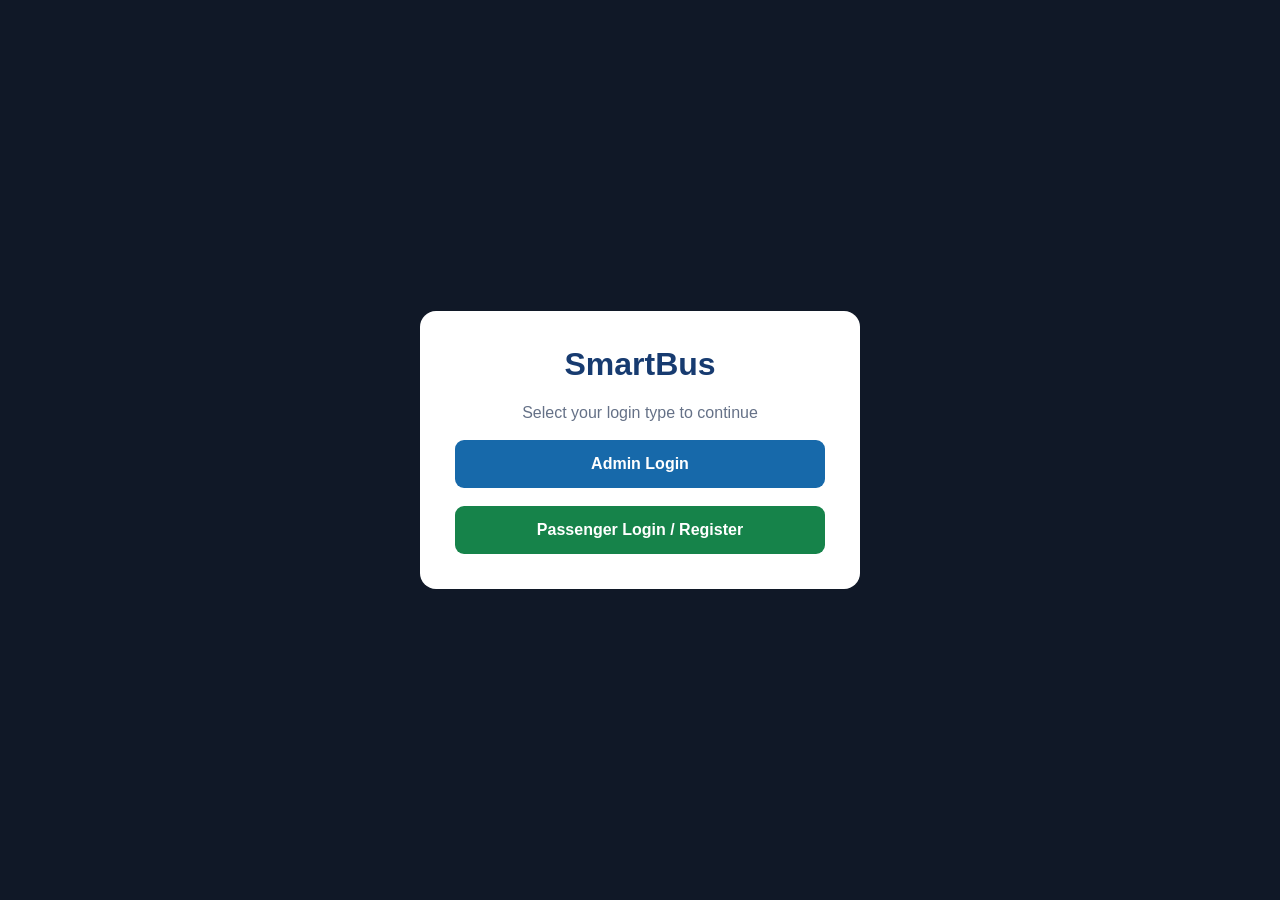
<file: CGL_OpenGL/WebApp/index.html>
﻿<!DOCTYPE html>
<html lang="en">

<head>
    <meta charset="UTF-8">
    <meta name="viewport" content="width=device-width, initial-scale=1.0">
    <title>TripX | Bus Travel</title>

    <link rel="stylesheet" href="style.css">

    <style>
        /* History page */
        #historySection {
            display: none;
            margin-top: 25px;
        }

        #historySection.visible {
            display: block;
        }

        #dashboardContent.hidden {
            display: none;
        }

        .history-form {
            display: grid;
            grid-template-columns: repeat(2, minmax(0, 1fr));
            gap: 15px;
            margin: 20px 0;
            padding: 20px;
            background: #f8fafc;
            border-radius: 12px;
        }

        .history-form label {
            display: flex;
            flex-direction: column;
            gap: 7px;
            font-size: 14px;
            font-weight: 600;
        }

        .history-form input {
            width: 100%;
            box-sizing: border-box;
            padding: 11px;
            border: 1px solid #cbd5e1;
            border-radius: 7px;
            font: inherit;
            background: white;
        }

        .history-btn {
            padding: 11px 16px;
            background: #2563eb;
            color: white;
            border: none;
            border-radius: 7px;
            cursor: pointer;
            font-weight: 600;
        }

        .history-btn:hover {
            background: #1d4ed8;
        }

        .history-table-wrapper {
            overflow-x: auto;
            margin-top: 20px;
        }

        .history-table {
            width: 100%;
            border-collapse: collapse;
            text-align: left;
        }

        .history-table th,
        .history-table td {
            padding: 13px 10px;
            border-bottom: 1px solid #e2e8f0;
            white-space: nowrap;
        }

        .history-table th {
            background: #f1f5f9;
        }

        .history-message {
            margin: 12px 0;
            color: #15803d;
        }

        .empty-history {
            padding: 25px 10px;
            text-align: center;
            color: #64748b;
        }

        .delete-btn {
            padding: 7px 10px;
            background: #fee2e2;
            color: #b91c1c;
            border: none;
            border-radius: 5px;
            cursor: pointer;
        }

        .clear-btn {
            margin-top: 20px;
            padding: 10px 14px;
            background: #dc2626;
            color: white;
            border: none;
            border-radius: 7px;
            cursor: pointer;
        }

        @media (max-width: 600px) {
            .history-form {
                grid-template-columns: 1fr;
            }
        }
    </style>
</head>

<body>

    <!-- SIDEBAR -->
    <aside class="sidebar">

        <div class="brand">
            <div class="brand-icon">SB</div>
            <div>
                <h2>TripX</h2>
                <span>Management System</span>
            </div>
        </div>

        <nav class="navigation">

            <a href="#dashboard" id="dashboardLink" class="nav-item active">
                <span class="nav-icon">&#8962;</span>
                <span>Dashboard</span>
            </a>

            <a href="buses.html" class="nav-item">
                <span class="nav-icon">&#128652;</span>
                <span>Bus Management</span>
            </a>

            <a href="passengers.html" class="nav-item">
                <span class="nav-icon">&#128101;</span>
                <span>Passengers</span>
            </a>

            <a href="booking.html" class="nav-item">
                <span class="nav-icon">&#127915;</span>
                <span>Seat Booking</span>
            </a>

            <a href="fare.html" class="nav-item">
                <span class="nav-icon">&#8377;</span>
                <span>Fare Calculator</span>
            </a>

            <a href="#history" id="historyLink" class="nav-item">
                <span class="nav-icon">&#8635;</span>
                <span>Travel History</span>
            </a>
            <a href="#coa4" id="coa4Link" class="nav-item"><span class="nav-icon">CPU</span><span>COA</span></a>
        </nav>

        <div class="sidebar-footer">
            <div class="system-status">
                <span class="status-dot"></span>
                <div>
                    <strong>System Online</strong>
                    <small>All modules ready</small>
                </div>
            </div>
            <p>Semester 3 Integrated Project</p>
        </div>

    </aside>

    <!-- MAIN CONTENT -->
    <main class="main-content">

        <header class="topbar">
            <div class="tripx-main-brand">
                <h1 class="tripx-main-logo">TripX</h1>
                <p class="tripx-dashboard-label" id="pageTitle">Dashboard</p>
            </div>

            <div class="tripx-partner">
                <span class="tripx-partner-label">TRAVEL PARTNER</span>
                <strong>Khandesh Express</strong>
                <small>Powered by TripX</small>
            </div>
        </header>

        <!-- ORIGINAL DASHBOARD -->
        <div id="dashboardContent">

            <section class="welcome-banner">
                <div class="welcome-content">
                    <span class="welcome-tag">
                        SEMESTER 3 INTEGRATED PROJECT
                    </span>

                    <h2>Your Journey, Your Way</h2>

                    <p>
                        Manage buses, passengers, bookings and
                        destination fares through one centralized system.
                    </p>

                    <div class="module-tags">
                        <span>C++</span>
                        <span>Java</span>
                        <span>Assembly</span>
                        <span>OpenGL</span>
                    </div>
                </div>

                <div class="bus-illustration">
                    <div class="bus-top">
                        <div class="bus-window"></div>
                        <div class="bus-window"></div>
                        <div class="bus-window"></div>
                    </div>
                    <div class="bus-body">
                        <div class="bus-front"></div>
                        <div class="bus-light left-light"></div>
                        <div class="bus-light right-light"></div>
                    </div>
                    <div class="bus-wheel wheel-left"></div>
                    <div class="bus-wheel wheel-right"></div>
                </div>
            </section>

            <section class="tripx-search-panel">
                <div class="tripx-search-heading">
                    <div>
                        <span class="tripx-eyebrow">TRAVEL MADE SIMPLE</span>
                        <h2>Where would you like to go?</h2>
                        <p>Explore routes, compare bus types and plan your next journey.</p>
                    </div>
                    <div class="tripx-rating-summary">
                        <strong>4.5 <span>★</span></strong>
                        <small>Sample passenger rating</small>
                    </div>
                </div>

                <div class="tripx-search-fields">
                    <label>
                        <span>FROM</span>
                        <select id="tripxFrom">
                            <option value="Wai">Wai</option>
                            <option value="Mahabaleshwar">Mahabaleshwar</option>
                            <option value="Satara">Satara</option>
                            <option value="Karad">Karad</option>
                            <option value="Kolhapur">Kolhapur</option>
                            <option value="Sangli">Sangli</option>
                            <option value="Lonavala">Lonavala</option>
                            <option value="Thane">Thane</option>
                            <option value="Navi Mumbai">Navi Mumbai</option>
                            <option value="Pune">Pune</option>
                            <option value="Bhusawal">Bhusawal</option>
                            <option value="Jalgaon">Jalgaon</option>
                            <option value="Dhule">Dhule</option>
                            <option value="Mumbai">Mumbai</option>
                            <option value="Chhatrapati Sambhajinagar">Chhatrapati Sambhajinagar</option>
                            <option value="Solapur">Solapur</option>
                            <option value="Nashik">Nashik</option>
                        </select>
                    </label>

                    <div class="tripx-route-arrow">→</div>

                    <label>
                        <span>TO</span>
                        <select id="tripxTo">
                            <option value="Wai">Wai</option>
                            <option value="Mahabaleshwar">Mahabaleshwar</option>
                            <option value="Satara">Satara</option>
                            <option value="Karad">Karad</option>
                            <option value="Kolhapur">Kolhapur</option>
                            <option value="Sangli">Sangli</option>
                            <option value="Lonavala">Lonavala</option>
                            <option value="Thane">Thane</option>
                            <option value="Navi Mumbai">Navi Mumbai</option>
                            <option value="Jalgaon">Jalgaon</option>
                            <option value="Bhusawal">Bhusawal</option>
                            <option value="Dhule">Dhule</option>
                            <option value="Mumbai">Mumbai</option>
                            <option value="Chhatrapati Sambhajinagar">Chhatrapati Sambhajinagar</option>
                            <option value="Solapur">Solapur</option>
                            <option value="Nashik">Nashik</option>
                            <option value="Pune">Pune</option>
                        </select>
                    </label>

                    <label>
                        <span>JOURNEY DATE</span>
                        <input id="tripxDate" type="date">
                    </label>

                    <button type="button" id="tripxSearchBtn">Search Buses →</button>
                </div>

                <div class="tripx-type-area">
                    <div class="tripx-type-heading">
                        <div>
                            <span class="tripx-eyebrow">CHOOSE YOUR COMFORT</span>
                            <h3>Bus type &amp; extra charges</h3>
                        </div>
                        <span class="tripx-demo-note">Sample pricing</span>
                    </div>

                    <div class="tripx-type-grid">
                        <button type="button" class="tripx-type-card selected" data-type="nonac-seater">
                            <span class="tripx-type-icon">🚌</span>
                            <strong>Non-AC Seater</strong>
                            <b>+₹0</b>
                            <small>Base fare only</small>
                        </button>
                        <button type="button" class="tripx-type-card" data-type="ac-seater">
                            <span class="tripx-type-icon">❄</span>
                            <strong>AC Seater</strong>
                            <b>+₹150</b>
                            <small>Air-conditioned</small>
                        </button>
                        <button type="button" class="tripx-type-card" data-type="nonac-sleeper">
                            <span class="tripx-type-icon">🛏</span>
                            <strong>Non-AC Sleeper</strong>
                            <b>+₹200</b>
                            <small>Sleeping berth</small>
                        </button>
                        <button type="button" class="tripx-type-card" data-type="ac-sleeper">
                            <span class="tripx-type-icon">🌙</span>
                            <strong>AC Sleeper</strong>
                            <b>+₹300</b>
                            <small>AC sleeping berth</small>
                        </button>
                    </div>

                    <div class="tripx-fare-result">
                        <div>
                            <span>ESTIMATED FARE</span>
                            <strong id="tripxEstimatedFare">₹500</strong>
                            <small id="tripxFareBreakdown">Base fare ₹500 + extra ₹0</small>
                        </div>
                        <div class="tripx-rating">
                            <strong>★ 4.5/5</strong>
                            <small>Illustrative demo rating</small>
                        </div>
                    </div>
                </div>
            </section>

            <div id="tripxSearchResults" class="tripx-search-results" style="display:none;">
                <h3 id="tripxResultsHeading">Available Buses</h3>
                <p id="tripxResultsSummary"></p>
                <div id="tripxResultsList" class="tripx-results-list"></div>
            </div>
            <section class="tripx-route-strip">
                <div>
                    <span class="tripx-eyebrow">EXPLORE TRIPX</span>
                    <h3>Popular Routes</h3>
                </div>
                <div class="tripx-route-chips">
                    <span>Pune – Bhusawal</span>
                    <span>Pune – Jalgaon</span>
                    <span>Pune – Dhule</span>
                    <span>Pune – Mumbai</span>
                    <span>Pune – Chhatrapati Sambhajinagar</span>
                    <span>Pune – Solapur</span>
                    <span>Pune – Nashik</span>
                </div>
                <p class="tripx-demo-note">Routes, fares, ratings and schedules shown here are sample project data.</p>
            </section>
            <section class="stats-grid">

                <div class="stat-card">
                    <div class="stat-icon blue">&#128652;</div>
                    <div>
                        <span>Total Buses</span>
                        <strong>08</strong>
                        <small>Active fleet</small>
                    </div>
                </div>

                <div class="stat-card">
                    <div class="stat-icon green">&#128101;</div>
                    <div>
                        <span>Passengers</span>
                        <strong>126</strong>
                        <small>Registered users</small>
                    </div>
                </div>

                <div class="stat-card">
                    <div class="stat-icon orange">&#127915;</div>
                    <div>
                        <span>Bookings</span>
                        <strong id="bookingCount">94</strong>
                        <small>Today's bookings</small>
                    </div>
                </div>

                <div class="stat-card">
                    <div class="stat-icon purple">&#8377;</div>
                    <div>
                        <span>Available Seats</span>
                        <strong>66</strong>
                        <small>Across all buses</small>
                    </div>
                </div>

            </section>

            <section class="dashboard-grid">

                <div class="panel services-panel">
                    <div class="panel-header">
                        <div>
                            <span class="section-label">TRANSPORT</span>
                            <h3>Today's Bus Services</h3>
                        </div>
                        <a href="buses.html" class="view-link">View all &rarr;</a>
                    </div>

                    <div class="service-list">

                        <div class="service-row">
                            <div class="route-icon">&rarr;</div>
                            <div class="route-details">
                                <strong>Pune <span>&rarr;</span> Nashik</strong>
                                <small>Bus SB-101 &bull; 08:30 AM</small>
                            </div>
                            <span class="service-status available">12 seats</span>
                        </div>

                        <div class="service-row">
                            <div class="route-icon">&rarr;</div>
                            <div class="route-details">
                                <strong>Pune <span>&rarr;</span> Mumbai</strong>
                                <small>Bus SB-102 &bull; 10:00 AM</small>
                            </div>
                            <span class="service-status available">08 seats</span>
                        </div>

                        <div class="service-row">
                            <div class="route-icon">&rarr;</div>
                            <div class="route-details">
                                <strong>Pune <span>&rarr;</span> Satara</strong>
                                <small>Bus SB-103 &bull; 12:30 PM</small>
                            </div>
                            <span class="service-status limited">04 seats</span>
                        </div>

                    </div>
                </div>

                <div class="panel actions-panel">
                    <div class="panel-header">
                        <div>
                            <span class="section-label">SHORTCUTS</span>
                            <h3>Quick Actions</h3>
                        </div>
                    </div>

                    <div class="quick-actions">

                        <a href="passengers.html" class="action-card">
                            <div class="action-icon blue">&#8635;</div>
                            <div>
                                <strong>Add Passenger</strong>
                                <small>Register a passenger</small>
                            </div>
                            <span>&rarr;</span>
                        </a>

                        <a href="booking.html" class="action-card">
                            <div class="action-icon green">&#127915;</div>
                            <div>
                                <strong>Book a Seat</strong>
                                <small>Check seat availability</small>
                            </div>
                            <span>&rarr;</span>
                        </a>

                        <a href="fare.html" class="action-card">
                            <div class="action-icon orange">&#8377;</div>
                            <div>
                                <strong>Calculate Fare</strong>
                                <small>Check destination fare</small>
                            </div>
                            <span>&rarr;</span>
                        </a>

                        <a href="#history" class="action-card" id="quickHistory">
                            <div class="action-icon blue">&#8635;</div>
                            <div>
                                <strong>Travel History</strong>
                                <small>View recorded journeys</small>
                            </div>
                            <span>&rarr;</span>
                        </a>

                    </div>
                </div>

            </section>

            <section class="panel modules-panel">
                <div class="panel-header">
                    <div>
                        <span class="section-label">INTEGRATION</span>
                        <h3>Project Modules</h3>
                    </div>
                    <span class="module-count">4 Subject Modules</span>
                </div>

                <div class="module-grid">

                    <div class="module-card">
                        <div class="module-number">01</div>
                        <div class="module-content">
                            <h4>C++ Data Structures</h4>
                            <p>Passenger waiting list using a singly linked list.</p>
                            <span class="module-badge">PL / CO2</span>
                        </div>
                    </div>

                    <div class="module-card">
                        <div class="module-number">02</div>
                        <div class="module-content">
                            <h4>Java OOP</h4>
                            <p>Bus, passenger and booking management using classes.</p>
                            <span class="module-badge">PSOOP / CO2</span>
                        </div>
                    </div>

                    <div class="module-card">
                        <div class="module-number">03</div>
                        <div class="module-content">
                            <h4>Assembly</h4>
                            <p>Destination-based fare calculation using assembly.</p>
                            <span class="module-badge">COA / CO2</span>
                        </div>
                    </div>

                    <div class="module-card">
                        <div class="module-number">04</div>
                        <div class="module-content">
                            <h4>OpenGL</h4>
                            <p>Graphical bus visualization and transformations.</p>
                            <span class="module-badge">CGL / CO2</span>
                        </div>
                    </div>

                </div>
            </section>

        </div>

        <!-- TRAVEL HISTORY -->
        <section id="historySection" class="panel">

            <div class="panel-header">
                <div>
                    <span class="section-label">TRAVEL RECORDS</span>
                    <h3>Travel History</h3>
                </div>
                <strong id="journeyCount">0 journeys</strong>
            </div>

            <p>
                Record a journey and view its passenger, route,
                travel date, time and fare below.
            </p>

            <form id="historyForm" class="history-form">

                <label>
                    Passenger Name
                    <input id="passenger" type="text" maxlength="80" required>
                </label>

                <label>
                    Bus Number
                    <input id="busNumber" type="text" placeholder="SB-101" maxlength="30" required>
                </label>

                <label>
                    Source
                    <input id="source" type="text" maxlength="80" required>
                </label>

                <label>
                    Destination
                    <input id="destination" type="text" maxlength="80" required>
                </label>

                <label>
                    Fare (&#8377;)
                    <input id="fare" type="number" min="0" step="0.01" required>
                </label>

                <label>
                    Travel Date and Time
                    <input id="travelDateTime" type="datetime-local" required>
                </label>

                <button type="submit" class="history-btn">
                    + Save Journey
                </button>

            </form>

            <p id="historyMessage" class="history-message" role="status" aria-live="polite"></p>

            <div class="history-table-wrapper">
                <table class="history-table">
                    <thead>
                        <tr>
                            <th>Passenger</th>
                            <th>Bus</th>
                            <th>Route</th>
                            <th>Date</th>
                            <th>Time</th>
                            <th>Fare</th>
                            <th>Action</th>
                        </tr>
                    </thead>
                    <tbody id="historyTableBody"></tbody>
                </table>
            </div>

            <p id="emptyHistory" class="empty-history">
                No journeys recorded yet.
            </p>

            <button type="button" id="clearHistory" class="clear-btn">
                Clear All History
            </button>

        </section>

        <!-- DATA STRUCTURES -->
        <section id="dsSection" class="panel" style="display:none;">

            <div class="panel-header">
                <div>
                    <span class="section-label">DS PRACTICALS</span>
                    <h3>Data Structures</h3>
                </div>
            </div>

            <p>Perform Stack, Queue, Hashing and Sorting operations.</p>

            <div class="ds-grid">

                <div class="ds-card">
                    <h3>Stack (LIFO)</h3>
                    <input id="stackValue" type="text" placeholder="Enter value">
                    <div class="ds-buttons">
                        <button onclick="runDS('stack','push')">Push</button>
                        <button onclick="runDS('stack','pop')">Pop</button>
                        <button onclick="runDS('stack','peek')">Peek</button>
                        <button onclick="runDS('stack','display')">Display</button>
                        <button onclick="runDS('stack','reset')">Reset</button>
                    </div>
                    <p id="stackOutput" class="ds-output">Stack is empty.</p>
                </div>

                <div class="ds-card">
                    <h3>Queue (FIFO)</h3>
                    <input id="queueValue" type="text" placeholder="Enter value">
                    <div class="ds-buttons">
                        <button onclick="runDS('queue','enqueue')">Enqueue</button>
                        <button onclick="runDS('queue','dequeue')">Dequeue</button>
                        <button onclick="runDS('queue','peek')">Peek</button>
                        <button onclick="runDS('queue','display')">Display</button>
                        <button onclick="runDS('queue','reset')">Reset</button>
                    </div>
                    <p id="queueOutput" class="ds-output">Queue is empty.</p>
                </div>

                <div class="ds-card">
                    <h3>Hashing (Linear Probing)</h3>
                    <input id="hashValue" type="text" placeholder="Enter value">
                    <div class="ds-buttons">
                        <button onclick="runDS('hash','insert')">Insert</button>
                        <button onclick="runDS('hash','search')">Search</button>
                        <button onclick="runDS('hash','display')">Display</button>
                        <button onclick="runDS('hash','reset')">Reset</button>
                    </div>
                    <p id="hashOutput" class="ds-output">Hash table is empty.</p>
                </div>

                <div class="ds-card">
                    <h3>Sorting Algorithms</h3>
                    <input id="sortValues" type="text" placeholder="Example: 45,12,8,30">
                    <select id="sortAlgorithm">
                        <option value="bubble">Bubble Sort</option>
                        <option value="selection">Selection Sort</option>
                        <option value="insertion">Insertion Sort</option>
                    </select>
                    <div class="ds-buttons">
                        <button onclick="runDS('sort','sort')">Sort</button>
                    </div>
                    <p id="sortOutput" class="ds-output">Enter numbers to sort.</p>
                </div>

            </div>
        </section>

        <style>
            .ds-grid {
                display: grid;
                grid-template-columns: repeat(auto-fit, minmax(250px, 1fr));
                gap: 20px;
                margin-top: 20px;
            }

            .ds-card {
                background: var(--card-bg, #ffffff);
                border: 1px solid #dddddd;
                border-radius: 12px;
                padding: 18px;
            }

            .ds-card input,
            .ds-card select {
                width: 100%;
                padding: 10px;
                margin: 10px 0;
                box-sizing: border-box;
            }

            .ds-buttons {
                display: flex;
                flex-wrap: wrap;
                gap: 8px;
            }

            .ds-buttons button {
                padding: 8px 12px;
                cursor: pointer;
            }

            .ds-output {
                margin-top: 14px;
                padding: 10px;
                background: #f1f5f9;
                color: #172033;
                border-radius: 8px;
                overflow-wrap: anywhere;
            }
        </style>


        <section id="coa4Section" class="panel" style="display:none; padding:20px;">
            <h2>COA CO4 - Control Unit & Instruction Pipelining</h2>
            <p>Explore instruction execution and five-stage pipelining.</p>

            <div class="panel" style="padding:15px; margin:15px 0;">
                <h3>1. Control Unit Simulation</h3>
                <label>Select Instruction:</label>
                <select id="coa4Instruction">
                    <option>LOAD R1, 100</option>
                    <option>ADD R1, R2</option>
                    <option>SUB R1, R2</option>
                    <option>MUL R3, R1, R2</option>
                    <option>STORE R3, FARE</option>
                </select>
                <button type="button" onclick="runCOA4Control()">Execute Instruction</button>
                <p id="coa4ControlOutput">Select an instruction and execute.</p>
            </div>

            <div class="panel" style="padding:15px; margin:15px 0;">
                <h3>2. Five-Stage Instruction Pipeline</h3>
                <p>IF = Instruction Fetch | ID = Instruction Decode</p>
                <p>EX = Execute | MEM = Memory | WB = Write Back</p>
                <h3>Clock Cycle: <span id="coa4Cycle">0</span></h3>
                <button type="button" onclick="startCOA4Pipeline()">Start Pipeline</button>
                <button type="button" onclick="resetCOA4Pipeline()">Reset</button>
                <div id="coa4PipelineOutput" style="margin-top:15px;">
                    Pipeline ready.
                </div>
            </div>

            <div class="panel" style="padding:15px; margin:15px 0;">
                <h3>3. Pipeline Hazards</h3>
                <p>Understand Read After Write (RAW) data hazards.</p>
                <button type="button" onclick="showCOA4Hazard()">Show Hazard</button>
                <p id="coa4HazardOutput">Click to view hazard explanation.</p>
            </div>
        </section>
        <footer class="footer">
            <span>TripX Bus Travel</span>
            <span>Semester 3 Integrated Project &bull; 2026</span>
        </footer>

    </main>

    <script src="tripx-data.js"></script>
    <script id="tripxSearchLogic">
        (function () {
            "use strict";

            const from = document.getElementById("tripxFrom");
            const to = document.getElementById("tripxTo");
            const date = document.getElementById("tripxDate");
            const searchBtn = document.getElementById("tripxSearchBtn");
            const results = document.getElementById("tripxSearchResults");
            const resultsList = document.getElementById("tripxResultsList");
            const resultsHeading = document.getElementById("tripxResultsHeading");
            const resultsSummary = document.getElementById("tripxResultsSummary");
            const fareValue = document.getElementById("tripxEstimatedFare");
            const fareBreakdown = document.getElementById("tripxFareBreakdown");

            if (!from || !to || !searchBtn || !window.TripXData) {
                console.error("TripX search could not initialize.");
                return;
            }

            const extras = {
                "nonac-seater": 0,
                "ac-seater": 150,
                "nonac-sleeper": 200,
                "ac-sleeper": 300
            };

            const typeNames = {
                "nonac-seater": "Non-AC Seater",
                "ac-seater": "AC Seater",
                "nonac-sleeper": "Non-AC Sleeper",
                "ac-sleeper": "AC Sleeper"
            };

            let selectedType = "nonac-seater";

            function getRoute() {
                return window.TripXData.routes.find(function (route) {
                    return (route.source === from.value && route.destination === to.value) ||
                        (route.source === to.value && route.destination === from.value);
                });
            }

            function updateFare() {
                const route = getRoute();
                if (!route) {
                    fareValue.textContent = "Not available";
                    fareBreakdown.textContent = "This route is not listed in TripX demo routes.";
                    return;
                }

                const extra = extras[selectedType];
                fareValue.textContent = "₹" + (route.fare + extra);
                fareBreakdown.textContent =
                    "Base fare ₹" + route.fare + " + extra ₹" + extra;
            }

            document.querySelectorAll(".tripx-type-card").forEach(function (card) {
                card.addEventListener("click", function () {
                    document.querySelectorAll(".tripx-type-card").forEach(function (item) {
                        item.classList.remove("selected");
                    });
                    card.classList.add("selected");
                    selectedType = card.dataset.type;
                    updateFare();
                });
            });

            from.addEventListener("change", updateFare);
            to.addEventListener("change", updateFare);

            searchBtn.addEventListener("click", function () {
                const source = from.value;
                const destination = to.value;

                results.style.display = "block";
                resultsList.innerHTML = "";

                if (source === destination) {
                    resultsHeading.textContent = "Invalid route";
                    resultsSummary.textContent = "Source and destination must be different.";
                    resultsList.textContent = "Please select two different cities.";
                    return;
                }

                if (date && date.value) {
                    const selectedDate = new Date(date.value + "T00:00:00");
                    const today = new Date();
                    today.setHours(0, 0, 0, 0);

                    if (selectedDate < today) {
                        resultsHeading.textContent = "Invalid journey date";
                        resultsSummary.textContent = "Please select today or a future date.";
                        resultsList.textContent = "Choose a valid journey date.";
                        return;
                    }
                }

                const route = getRoute();

                if (!route) {
                    resultsHeading.textContent = "Route not available";
                    resultsSummary.textContent = source + " to " + destination;
                    resultsList.textContent = "This route is not currently listed in TripX demo routes.";
                    return;
                }

                const matchingBuses = window.TripXData.getActiveBuses().filter(function (bus) {
                    const sameDirection =
                        bus.source === source && bus.destination === destination;
                    const reverseDirection =
                        bus.source === destination && bus.destination === source;
                    return sameDirection || reverseDirection;
                });

                resultsHeading.textContent = "Available Buses";
                resultsSummary.textContent =
                    source + " → " + destination +
                    (date && date.value ? " | Journey date: " + date.value : "") +
                    " | " + matchingBuses.length + " active bus(es) found";

                if (matchingBuses.length === 0) {
                    resultsList.textContent = "No active buses found for this route.";
                    return;
                }

                matchingBuses.forEach(function (bus) {
                    const card = document.createElement("article");
                    card.className = "tripx-result-card";

                    const title = document.createElement("h4");
                    title.textContent = bus.busNumber;

                    const operator = document.createElement("p");
                    operator.textContent = "Operator: " + (bus.operator || "TripX");

                    const routeText = document.createElement("p");
                    routeText.textContent = source + " → " + destination;

                    const capacity = document.createElement("p");
                    capacity.textContent = "Bus capacity: " + bus.capacity + " passengers";

                    const type = document.createElement("p");
                    type.textContent = "Selected type: " + typeNames[selectedType];

                    const fare = document.createElement("strong");
                    fare.textContent = "Estimated fare: ₹" + (route.fare + extras[selectedType]);

                    const rating = document.createElement("small");
                    rating.textContent = "★ 4.5/5 – illustrative demo rating";

                    const book = document.createElement("button");
                    book.type = "button";
                    book.textContent = "Continue to Booking";
                    book.addEventListener("click", function () {
                        const params = new URLSearchParams({
                            bus: bus.id,
                            from: source,
                            to: destination,
                            date: date ? date.value : "",
                            type: selectedType,
                            fare: String(route.fare + extras[selectedType])
                        });
                        window.location.href = "booking.html?" + params.toString();
                    });

                    card.append(title, operator, routeText, capacity, type, fare, rating, book);
                    resultsList.appendChild(card);
                });
            });

            updateFare();
        })();
    </script>
    <script src="script.js"></script>
    <script src="ds.js"></script>
    <script src="coa4.js"></script>

    <script src="auth.js"></script>
    <script src="chatbot.js"></script>
</body>

</html>
</file>
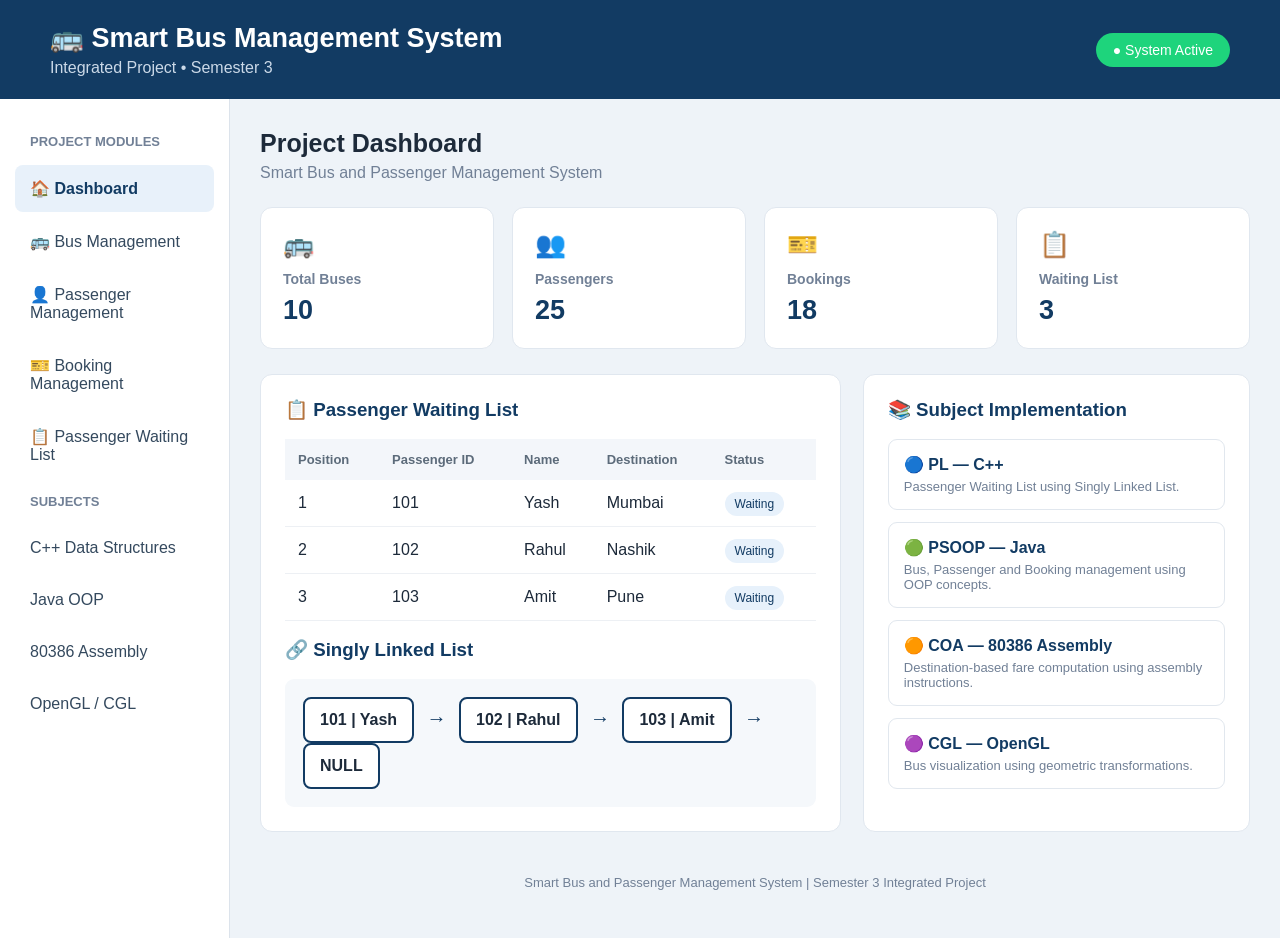
<file: CPP_Array/PassengerWaitingListUI/index.html>
<!DOCTYPE html>
<html lang="en">
<head>
    <meta charset="UTF-8">
    <meta name="viewport" content="width=device-width, initial-scale=1.0">
    <title>Smart Bus Management System</title>

    <style>
        * {
            margin: 0;
            padding: 0;
            box-sizing: border-box;
            font-family: Arial, sans-serif;
        }

        body {
            background: #eef3f8;
            color: #1d2a3a;
        }

        /* HEADER */
        header {
            background: #123b63;
            color: white;
            padding: 22px 50px;
            display: flex;
            justify-content: space-between;
            align-items: center;
        }

        header h1 {
            font-size: 27px;
        }

        header p {
            margin-top: 5px;
            color: #cbd9e8;
        }

        .status {
            background: #1ed47c;
            padding: 9px 17px;
            border-radius: 20px;
            font-size: 14px;
        }

        /* LAYOUT */
        .layout {
            display: flex;
            min-height: calc(100vh - 90px);
        }

        /* SIDEBAR */
        .sidebar {
            width: 230px;
            background: #ffffff;
            padding: 25px 15px;
            border-right: 1px solid #dce3eb;
        }

        .sidebar h3 {
            padding: 10px 15px;
            color: #718096;
            font-size: 13px;
            text-transform: uppercase;
        }

        .menu {
            padding: 14px 15px;
            margin: 6px 0;
            border-radius: 8px;
            cursor: pointer;
            color: #34495e;
        }

        .menu:hover,
        .menu.active {
            background: #e8f1fa;
            color: #123b63;
            font-weight: bold;
        }

        /* MAIN */
        main {
            flex: 1;
            padding: 30px;
            max-width: 1400px;
        }

        .title {
            margin-bottom: 25px;
        }

        .title h2 {
            font-size: 25px;
        }

        .title p {
            color: #718096;
            margin-top: 6px;
        }

        /* STAT CARDS */
        .cards {
            display: grid;
            grid-template-columns: repeat(4, 1fr);
            gap: 18px;
            margin-bottom: 25px;
        }

        .card {
            background: white;
            padding: 22px;
            border-radius: 12px;
            border: 1px solid #e0e7ef;
        }

        .card .icon {
            font-size: 25px;
            margin-bottom: 12px;
        }

        .card h4 {
            color: #718096;
            font-size: 14px;
            margin-bottom: 8px;
        }

        .card .value {
            font-size: 27px;
            font-weight: bold;
            color: #123b63;
        }

        /* CONTENT GRID */
        .content {
            display: grid;
            grid-template-columns: 1.5fr 1fr;
            gap: 22px;
        }

        .panel {
            background: white;
            border-radius: 12px;
            padding: 24px;
            border: 1px solid #e0e7ef;
        }

        .panel h3 {
            color: #123b63;
            margin-bottom: 18px;
        }

        /* WAITING LIST */
        table {
            width: 100%;
            border-collapse: collapse;
        }

        th {
            text-align: left;
            background: #f3f6fa;
            padding: 13px;
            font-size: 13px;
            color: #5c6b7a;
        }

        td {
            padding: 14px 13px;
            border-bottom: 1px solid #edf0f4;
        }

        .badge {
            background: #e7f1fb;
            color: #123b63;
            padding: 5px 10px;
            border-radius: 15px;
            font-size: 12px;
        }

        /* LINKED LIST */
        .linked-box {
            background: #f5f8fb;
            padding: 18px;
            border-radius: 9px;
            overflow-x: auto;
        }

        .node {
            display: inline-block;
            background: white;
            border: 2px solid #123b63;
            border-radius: 8px;
            padding: 12px 15px;
            font-weight: bold;
            white-space: nowrap;
        }

        .arrow {
            margin: 0 8px;
            font-size: 20px;
            color: #123b63;
        }

        /* SUBJECTS */
        .subject {
            padding: 15px;
            border: 1px solid #e1e7ee;
            border-radius: 9px;
            margin-bottom: 12px;
        }

        .subject strong {
            color: #123b63;
        }

        .subject p {
            margin-top: 5px;
            color: #718096;
            font-size: 13px;
        }

        /* FOOTER */
        footer {
            margin-top: 25px;
            padding: 18px;
            text-align: center;
            color: #718096;
            font-size: 13px;
        }

        @media (max-width: 1000px) {
            .cards {
                grid-template-columns: repeat(2, 1fr);
            }

            .content {
                grid-template-columns: 1fr;
            }

            .sidebar {
                width: 190px;
            }
        }

        @media (max-width: 700px) {
            .layout {
                display: block;
            }

            .sidebar {
                width: 100%;
                border-right: none;
            }

            .cards {
                grid-template-columns: 1fr;
            }

            header {
                padding: 20px;
            }

            main {
                padding: 20px;
            }
        }
    </style>
</head>

<body>

<header>
    <div>
        <h1>🚌 Smart Bus Management System</h1>
        <p>Integrated Project • Semester 3</p>
    </div>

    <div class="status">
        ● System Active
    </div>
</header>


<div class="layout">

    <!-- SIDEBAR -->
    <aside class="sidebar">

        <h3>Project Modules</h3>

        <div class="menu active">
            🏠 Dashboard
        </div>

        <div class="menu">
            🚌 Bus Management
        </div>

        <div class="menu">
            👤 Passenger Management
        </div>

        <div class="menu">
            🎫 Booking Management
        </div>

        <div class="menu">
            📋 Passenger Waiting List
        </div>

        <h3>Subjects</h3>

        <div class="menu">
            C++ Data Structures
        </div>

        <div class="menu">
            Java OOP
        </div>

        <div class="menu">
            80386 Assembly
        </div>

        <div class="menu">
            OpenGL / CGL
        </div>

    </aside>


    <!-- MAIN CONTENT -->
    <main>

        <div class="title">
            <h2>Project Dashboard</h2>
            <p>Smart Bus and Passenger Management System</p>
        </div>


        <!-- STATISTICS -->
        <div class="cards">

            <div class="card">
                <div class="icon">🚌</div>
                <h4>Total Buses</h4>
                <div class="value">10</div>
            </div>

            <div class="card">
                <div class="icon">👥</div>
                <h4>Passengers</h4>
                <div class="value">25</div>
            </div>

            <div class="card">
                <div class="icon">🎫</div>
                <h4>Bookings</h4>
                <div class="value">18</div>
            </div>

            <div class="card">
                <div class="icon">📋</div>
                <h4>Waiting List</h4>
                <div class="value">3</div>
            </div>

        </div>


        <div class="content">

            <!-- WAITING LIST -->
            <section class="panel">

                <h3>📋 Passenger Waiting List</h3>

                <table>

                    <tr>
                        <th>Position</th>
                        <th>Passenger ID</th>
                        <th>Name</th>
                        <th>Destination</th>
                        <th>Status</th>
                    </tr>

                    <tr>
                        <td>1</td>
                        <td>101</td>
                        <td>Yash</td>
                        <td>Mumbai</td>
                        <td>
                            <span class="badge">Waiting</span>
                        </td>
                    </tr>

                    <tr>
                        <td>2</td>
                        <td>102</td>
                        <td>Rahul</td>
                        <td>Nashik</td>
                        <td>
                            <span class="badge">Waiting</span>
                        </td>
                    </tr>

                    <tr>
                        <td>3</td>
                        <td>103</td>
                        <td>Amit</td>
                        <td>Pune</td>
                        <td>
                            <span class="badge">Waiting</span>
                        </td>
                    </tr>

                </table>


                <br>

                <h3>🔗 Singly Linked List</h3>

                <div class="linked-box">

                    <span class="node">
                        101 | Yash
                    </span>

                    <span class="arrow">→</span>

                    <span class="node">
                        102 | Rahul
                    </span>

                    <span class="arrow">→</span>

                    <span class="node">
                        103 | Amit
                    </span>

                    <span class="arrow">→</span>

                    <span class="node">
                        NULL
                    </span>

                </div>

            </section>


            <!-- SUBJECT IMPLEMENTATION -->
            <section class="panel">

                <h3>📚 Subject Implementation</h3>

                <div class="subject">
                    <strong>🔵 PL — C++</strong>
                    <p>
                        Passenger Waiting List using
                        Singly Linked List.
                    </p>
                </div>

                <div class="subject">
                    <strong>🟢 PSOOP — Java</strong>
                    <p>
                        Bus, Passenger and Booking
                        management using OOP concepts.
                    </p>
                </div>

                <div class="subject">
                    <strong>🟠 COA — 80386 Assembly</strong>
                    <p>
                        Destination-based fare computation
                        using assembly instructions.
                    </p>
                </div>

                <div class="subject">
                    <strong>🟣 CGL — OpenGL</strong>
                    <p>
                        Bus visualization using geometric
                        transformations.
                    </p>
                </div>

            </section>

        </div>


        <footer>
            Smart Bus and Passenger Management System
            | Semester 3 Integrated Project
        </footer>

    </main>

</div>

</body>
</html>
</file>
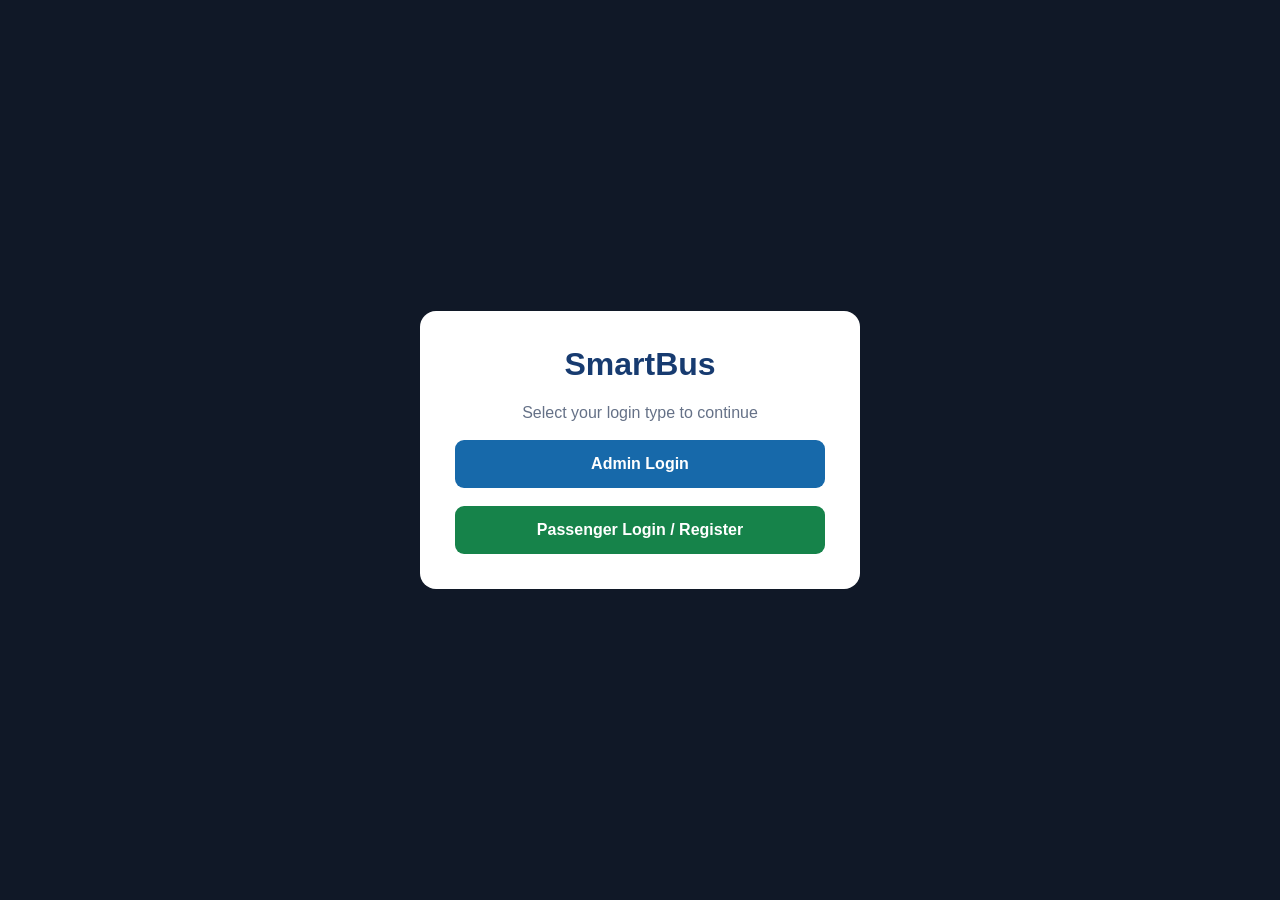
<file: SmartBusManagement-main/CGL_OpenGL/WebApp/index.html>
﻿
<!DOCTYPE html>
<html lang="en">
<head>
    <meta charset="UTF-8">
    <meta name="viewport" content="width=device-width, initial-scale=1.0">
    <title>TripX | Bus Travel</title>

    <link rel="stylesheet" href="style.css">

    <style>
        /* History page */
        #historySection {
            display: none;
            margin-top: 25px;
        }

        #historySection.visible {
            display: block;
        }

        #dashboardContent.hidden {
            display: none;
        }

        .history-form {
            display: grid;
            grid-template-columns: repeat(2, minmax(0, 1fr));
            gap: 15px;
            margin: 20px 0;
            padding: 20px;
            background: #f8fafc;
            border-radius: 12px;
        }

        .history-form label {
            display: flex;
            flex-direction: column;
            gap: 7px;
            font-size: 14px;
            font-weight: 600;
        }

        .history-form input {
            width: 100%;
            box-sizing: border-box;
            padding: 11px;
            border: 1px solid #cbd5e1;
            border-radius: 7px;
            font: inherit;
            background: white;
        }

        .history-btn {
            padding: 11px 16px;
            background: #2563eb;
            color: white;
            border: none;
            border-radius: 7px;
            cursor: pointer;
            font-weight: 600;
        }

        .history-btn:hover {
            background: #1d4ed8;
        }

        .history-table-wrapper {
            overflow-x: auto;
            margin-top: 20px;
        }

        .history-table {
            width: 100%;
            border-collapse: collapse;
            text-align: left;
        }

        .history-table th,
        .history-table td {
            padding: 13px 10px;
            border-bottom: 1px solid #e2e8f0;
            white-space: nowrap;
        }

        .history-table th {
            background: #f1f5f9;
        }

        .history-message {
            margin: 12px 0;
            color: #15803d;
        }

        .empty-history {
            padding: 25px 10px;
            text-align: center;
            color: #64748b;
        }

        .delete-btn {
            padding: 7px 10px;
            background: #fee2e2;
            color: #b91c1c;
            border: none;
            border-radius: 5px;
            cursor: pointer;
        }

        .clear-btn {
            margin-top: 20px;
            padding: 10px 14px;
            background: #dc2626;
            color: white;
            border: none;
            border-radius: 7px;
            cursor: pointer;
        }

        @media (max-width: 600px) {
            .history-form {
                grid-template-columns: 1fr;
            }
        }
    </style>
</head>

<body>

    <!-- SIDEBAR -->
    <aside class="sidebar">

        <div class="brand">
            <div class="brand-icon">SB</div>
            <div>
                <h2>TripX</h2>
                <span>Management System</span>
            </div>
        </div>

        <nav class="navigation">

            <a href="#dashboard" id="dashboardLink"
               class="nav-item active">
                <span class="nav-icon">&#8962;</span>
                <span>Dashboard</span>
            </a>

            <a href="buses.html" class="nav-item">
                <span class="nav-icon">&#128652;</span>
                <span>Bus Management</span>
            </a>

            <a href="passengers.html" class="nav-item">
                <span class="nav-icon">&#128101;</span>
                <span>Passengers</span>
            </a>

            <a href="booking.html" class="nav-item">
                <span class="nav-icon">&#127915;</span>
                <span>Seat Booking</span>
            </a>

            <a href="fare.html" class="nav-item">
                <span class="nav-icon">&#8377;</span>
                <span>Fare Calculator</span>
            </a>

            <a href="#history" id="historyLink" class="nav-item">
                <span class="nav-icon">&#8635;</span>
                <span>Travel History</span>
            </a>
    <a href="#coa4" id="coa4Link" class="nav-item"><span class="nav-icon">CPU</span><span>COA</span></a>
</nav>

        <div class="sidebar-footer">
            <div class="system-status">
                <span class="status-dot"></span>
                <div>
                    <strong>System Online</strong>
                    <small>All modules ready</small>
                </div>
            </div>
            <p>Semester 3 Integrated Project</p>
        </div>

    </aside>

    <!-- MAIN CONTENT -->
    <main class="main-content">

        <header class="topbar">
    <div class="tripx-main-brand">
        <h1 class="tripx-main-logo">TripX</h1>
        <p class="tripx-dashboard-label" id="pageTitle">Dashboard</p>
    </div>

    <div class="tripx-partner">
        <span class="tripx-partner-label">TRAVEL PARTNER</span>
        <strong>Khandesh Express</strong>
        <small>Powered by TripX</small>
    </div>
</header>

        <!-- ORIGINAL DASHBOARD -->
        <div id="dashboardContent">

            <section class="welcome-banner">
                <div class="welcome-content">
                    <span class="welcome-tag">
                        SEMESTER 3 INTEGRATED PROJECT
                    </span>

                    <h2>Your Journey, Your Way</h2>

                    <p>
                        Manage buses, passengers, bookings and
                        destination fares through one centralized system.
                    </p>

                    <div class="module-tags">
                        <span>C++</span>
                        <span>Java</span>
                        <span>Assembly</span>
                        <span>OpenGL</span>
                    </div>
                </div>

                <div class="bus-illustration">
                    <div class="bus-top">
                        <div class="bus-window"></div>
                        <div class="bus-window"></div>
                        <div class="bus-window"></div>
                    </div>
                    <div class="bus-body">
                        <div class="bus-front"></div>
                        <div class="bus-light left-light"></div>
                        <div class="bus-light right-light"></div>
                    </div>
                    <div class="bus-wheel wheel-left"></div>
                    <div class="bus-wheel wheel-right"></div>
                </div>
            </section>

                        <section class="tripx-search-panel">
                <div class="tripx-search-heading">
                    <div>
                        <span class="tripx-eyebrow">TRAVEL MADE SIMPLE</span>
                        <h2>Where would you like to go?</h2>
                        <p>Explore routes, compare bus types and plan your next journey.</p>
                    </div>
                    <div class="tripx-rating-summary">
                        <strong>4.5 <span>★</span></strong>
                        <small>Sample passenger rating</small>
                    </div>
                </div>

                <div class="tripx-search-fields">
                    <label>
                        <span>FROM</span>
                        <select id="tripxFrom">
                            <option value="Pune">Pune</option>
                            <option value="Bhusawal">Bhusawal</option>
                            <option value="Jalgaon">Jalgaon</option>
                            <option value="Dhule">Dhule</option>
                            <option value="Mumbai">Mumbai</option>
                            <option value="Chhatrapati Sambhajinagar">Chhatrapati Sambhajinagar</option>
                            <option value="Solapur">Solapur</option>
                            <option value="Nashik">Nashik</option>
                        </select>
                    </label>

                    <div class="tripx-route-arrow">→</div>

                    <label>
                        <span>TO</span>
                        <select id="tripxTo">
                            <option value="Jalgaon">Jalgaon</option>
                            <option value="Bhusawal">Bhusawal</option>
                            <option value="Dhule">Dhule</option>
                            <option value="Mumbai">Mumbai</option>
                            <option value="Chhatrapati Sambhajinagar">Chhatrapati Sambhajinagar</option>
                            <option value="Solapur">Solapur</option>
                            <option value="Nashik">Nashik</option>
                            <option value="Pune">Pune</option>
                        </select>
                    </label>

                    <label>
                        <span>JOURNEY DATE</span>
                        <input id="tripxDate" type="date">
                    </label>

                    <button type="button" id="tripxSearchBtn">Search Buses →</button>
                </div>

                <div class="tripx-type-area">
                    <div class="tripx-type-heading">
                        <div>
                            <span class="tripx-eyebrow">CHOOSE YOUR COMFORT</span>
                            <h3>Bus type &amp; extra charges</h3>
                        </div>
                        <span class="tripx-demo-note">Sample pricing</span>
                    </div>

                    <div class="tripx-type-grid">
                        <button type="button" class="tripx-type-card selected" data-type="nonac-seater">
                            <span class="tripx-type-icon">🚌</span>
                            <strong>Non-AC Seater</strong>
                            <b>+₹0</b>
                            <small>Base fare only</small>
                        </button>
                        <button type="button" class="tripx-type-card" data-type="ac-seater">
                            <span class="tripx-type-icon">❄</span>
                            <strong>AC Seater</strong>
                            <b>+₹150</b>
                            <small>Air-conditioned</small>
                        </button>
                        <button type="button" class="tripx-type-card" data-type="nonac-sleeper">
                            <span class="tripx-type-icon">🛏</span>
                            <strong>Non-AC Sleeper</strong>
                            <b>+₹200</b>
                            <small>Sleeping berth</small>
                        </button>
                        <button type="button" class="tripx-type-card" data-type="ac-sleeper">
                            <span class="tripx-type-icon">🌙</span>
                            <strong>AC Sleeper</strong>
                            <b>+₹300</b>
                            <small>AC sleeping berth</small>
                        </button>
                    </div>

                    <div class="tripx-fare-result">
                        <div>
                            <span>ESTIMATED FARE</span>
                            <strong id="tripxEstimatedFare">₹500</strong>
                            <small id="tripxFareBreakdown">Base fare ₹500 + extra ₹0</small>
                        </div>
                        <div class="tripx-rating">
                            <strong>★ 4.5/5</strong>
                            <small>Illustrative demo rating</small>
                        </div>
                    </div>
                </div>
            </section>

                <div id="tripxSearchResults" class="tripx-search-results" style="display:none;">
                    <h3 id="tripxResultsHeading">Available Buses</h3>
                    <p id="tripxResultsSummary"></p>
                    <div id="tripxResultsList" class="tripx-results-list"></div>
                </div>
            <section class="tripx-route-strip">
                <div>
                    <span class="tripx-eyebrow">EXPLORE TRIPX</span>
                    <h3>Popular Routes</h3>
                </div>
                <div class="tripx-route-chips">
                    <span>Pune – Bhusawal</span>
                    <span>Pune – Jalgaon</span>
                    <span>Pune – Dhule</span>
                    <span>Pune – Mumbai</span>
                    <span>Pune – Chhatrapati Sambhajinagar</span>
                    <span>Pune – Solapur</span>
                    <span>Pune – Nashik</span>
                </div>
                <p class="tripx-demo-note">Routes, fares, ratings and schedules shown here are sample project data.</p>
            </section>
            <section class="stats-grid">

                <div class="stat-card">
                    <div class="stat-icon blue">&#128652;</div>
                    <div>
                        <span>Total Buses</span>
                        <strong>08</strong>
                        <small>Active fleet</small>
                    </div>
                </div>

                <div class="stat-card">
                    <div class="stat-icon green">&#128101;</div>
                    <div>
                        <span>Passengers</span>
                        <strong>126</strong>
                        <small>Registered users</small>
                    </div>
                </div>

                <div class="stat-card">
                    <div class="stat-icon orange">&#127915;</div>
                    <div>
                        <span>Bookings</span>
                        <strong id="bookingCount">94</strong>
                        <small>Today's bookings</small>
                    </div>
                </div>

                <div class="stat-card">
                    <div class="stat-icon purple">&#8377;</div>
                    <div>
                        <span>Available Seats</span>
                        <strong>66</strong>
                        <small>Across all buses</small>
                    </div>
                </div>

            </section>

            <section class="dashboard-grid">

                <div class="panel services-panel">
                    <div class="panel-header">
                        <div>
                            <span class="section-label">TRANSPORT</span>
                            <h3>Today's Bus Services</h3>
                        </div>
                        <a href="buses.html" class="view-link">View all &rarr;</a>
                    </div>

                    <div class="service-list">

                        <div class="service-row">
                            <div class="route-icon">&rarr;</div>
                            <div class="route-details">
                                <strong>Pune <span>&rarr;</span> Nashik</strong>
                                <small>Bus SB-101 &bull; 08:30 AM</small>
                            </div>
                            <span class="service-status available">12 seats</span>
                        </div>

                        <div class="service-row">
                            <div class="route-icon">&rarr;</div>
                            <div class="route-details">
                                <strong>Pune <span>&rarr;</span> Mumbai</strong>
                                <small>Bus SB-102 &bull; 10:00 AM</small>
                            </div>
                            <span class="service-status available">08 seats</span>
                        </div>

                        <div class="service-row">
                            <div class="route-icon">&rarr;</div>
                            <div class="route-details">
                                <strong>Pune <span>&rarr;</span> Satara</strong>
                                <small>Bus SB-103 &bull; 12:30 PM</small>
                            </div>
                            <span class="service-status limited">04 seats</span>
                        </div>

                    </div>
                </div>

                <div class="panel actions-panel">
                    <div class="panel-header">
                        <div>
                            <span class="section-label">SHORTCUTS</span>
                            <h3>Quick Actions</h3>
                        </div>
                    </div>

                    <div class="quick-actions">

                        <a href="passengers.html" class="action-card">
                            <div class="action-icon blue">&#8635;</div>
                            <div>
                                <strong>Add Passenger</strong>
                                <small>Register a passenger</small>
                            </div>
                            <span>&rarr;</span>
                        </a>

                        <a href="booking.html" class="action-card">
                            <div class="action-icon green">&#127915;</div>
                            <div>
                                <strong>Book a Seat</strong>
                                <small>Check seat availability</small>
                            </div>
                            <span>&rarr;</span>
                        </a>

                        <a href="fare.html" class="action-card">
                            <div class="action-icon orange">&#8377;</div>
                            <div>
                                <strong>Calculate Fare</strong>
                                <small>Check destination fare</small>
                            </div>
                            <span>&rarr;</span>
                        </a>

                        <a href="#history" class="action-card"
                           id="quickHistory">
                            <div class="action-icon blue">&#8635;</div>
                            <div>
                                <strong>Travel History</strong>
                                <small>View recorded journeys</small>
                            </div>
                            <span>&rarr;</span>
                        </a>

                    </div>
                </div>

            </section>

            <section class="panel modules-panel">
                <div class="panel-header">
                    <div>
                        <span class="section-label">INTEGRATION</span>
                        <h3>Project Modules</h3>
                    </div>
                    <span class="module-count">4 Subject Modules</span>
                </div>

                <div class="module-grid">

                    <div class="module-card">
                        <div class="module-number">01</div>
                        <div class="module-content">
                            <h4>C++ Data Structures</h4>
                            <p>Passenger waiting list using a singly linked list.</p>
                            <span class="module-badge">PL / CO2</span>
                        </div>
                    </div>

                    <div class="module-card">
                        <div class="module-number">02</div>
                        <div class="module-content">
                            <h4>Java OOP</h4>
                            <p>Bus, passenger and booking management using classes.</p>
                            <span class="module-badge">PSOOP / CO2</span>
                        </div>
                    </div>

                    <div class="module-card">
                        <div class="module-number">03</div>
                        <div class="module-content">
                            <h4>Assembly</h4>
                            <p>Destination-based fare calculation using assembly.</p>
                            <span class="module-badge">COA / CO2</span>
                        </div>
                    </div>

                    <div class="module-card">
                        <div class="module-number">04</div>
                        <div class="module-content">
                            <h4>OpenGL</h4>
                            <p>Graphical bus visualization and transformations.</p>
                            <span class="module-badge">CGL / CO2</span>
                        </div>
                    </div>

                </div>
            </section>

        </div>

        <!-- TRAVEL HISTORY -->
        <section id="historySection" class="panel">

            <div class="panel-header">
                <div>
                    <span class="section-label">TRAVEL RECORDS</span>
                    <h3>Travel History</h3>
                </div>
                <strong id="journeyCount">0 journeys</strong>
            </div>

            <p>
                Record a journey and view its passenger, route,
                travel date, time and fare below.
            </p>

            <form id="historyForm" class="history-form">

                <label>
                    Passenger Name
                    <input id="passenger" type="text"
                           maxlength="80" required>
                </label>

                <label>
                    Bus Number
                    <input id="busNumber" type="text"
                           placeholder="SB-101" maxlength="30" required>
                </label>

                <label>
                    Source
                    <input id="source" type="text"
                           maxlength="80" required>
                </label>

                <label>
                    Destination
                    <input id="destination" type="text"
                           maxlength="80" required>
                </label>

                <label>
                    Fare (&#8377;)
                    <input id="fare" type="number"
                           min="0" step="0.01" required>
                </label>

                <label>
                    Travel Date and Time
                    <input id="travelDateTime"
                           type="datetime-local" required>
                </label>

                <button type="submit" class="history-btn">
                    + Save Journey
                </button>

            </form>

            <p id="historyMessage" class="history-message"
               role="status" aria-live="polite"></p>

            <div class="history-table-wrapper">
                <table class="history-table">
                    <thead>
                        <tr>
                            <th>Passenger</th>
                            <th>Bus</th>
                            <th>Route</th>
                            <th>Date</th>
                            <th>Time</th>
                            <th>Fare</th>
                            <th>Action</th>
                        </tr>
                    </thead>
                    <tbody id="historyTableBody"></tbody>
                </table>
            </div>

            <p id="emptyHistory" class="empty-history">
                No journeys recorded yet.
            </p>

            <button type="button" id="clearHistory" class="clear-btn">
                Clear All History
            </button>

        </section>

        <!-- DATA STRUCTURES -->
        <section id="dsSection" class="panel" style="display:none;">

            <div class="panel-header">
                <div>
                    <span class="section-label">DS PRACTICALS</span>
                    <h3>Data Structures</h3>
                </div>
            </div>

            <p>Perform Stack, Queue, Hashing and Sorting operations.</p>

            <div class="ds-grid">

                <div class="ds-card">
                    <h3>Stack (LIFO)</h3>
                    <input id="stackValue" type="text" placeholder="Enter value">
                    <div class="ds-buttons">
                        <button onclick="runDS('stack','push')">Push</button>
                        <button onclick="runDS('stack','pop')">Pop</button>
                        <button onclick="runDS('stack','peek')">Peek</button>
                        <button onclick="runDS('stack','display')">Display</button>
                        <button onclick="runDS('stack','reset')">Reset</button>
                    </div>
                    <p id="stackOutput" class="ds-output">Stack is empty.</p>
                </div>

                <div class="ds-card">
                    <h3>Queue (FIFO)</h3>
                    <input id="queueValue" type="text" placeholder="Enter value">
                    <div class="ds-buttons">
                        <button onclick="runDS('queue','enqueue')">Enqueue</button>
                        <button onclick="runDS('queue','dequeue')">Dequeue</button>
                        <button onclick="runDS('queue','peek')">Peek</button>
                        <button onclick="runDS('queue','display')">Display</button>
                        <button onclick="runDS('queue','reset')">Reset</button>
                    </div>
                    <p id="queueOutput" class="ds-output">Queue is empty.</p>
                </div>

                <div class="ds-card">
                    <h3>Hashing (Linear Probing)</h3>
                    <input id="hashValue" type="text" placeholder="Enter value">
                    <div class="ds-buttons">
                        <button onclick="runDS('hash','insert')">Insert</button>
                        <button onclick="runDS('hash','search')">Search</button>
                        <button onclick="runDS('hash','display')">Display</button>
                        <button onclick="runDS('hash','reset')">Reset</button>
                    </div>
                    <p id="hashOutput" class="ds-output">Hash table is empty.</p>
                </div>

                <div class="ds-card">
                    <h3>Sorting Algorithms</h3>
                    <input id="sortValues" type="text" placeholder="Example: 45,12,8,30">
                    <select id="sortAlgorithm">
                        <option value="bubble">Bubble Sort</option>
                        <option value="selection">Selection Sort</option>
                        <option value="insertion">Insertion Sort</option>
                    </select>
                    <div class="ds-buttons">
                        <button onclick="runDS('sort','sort')">Sort</button>
                    </div>
                    <p id="sortOutput" class="ds-output">Enter numbers to sort.</p>
                </div>

            </div>
        </section>

        <style>
            .ds-grid {
                display: grid;
                grid-template-columns: repeat(auto-fit, minmax(250px, 1fr));
                gap: 20px;
                margin-top: 20px;
            }
            .ds-card {
                background: var(--card-bg, #ffffff);
                border: 1px solid #dddddd;
                border-radius: 12px;
                padding: 18px;
            }
            .ds-card input, .ds-card select {
                width: 100%;
                padding: 10px;
                margin: 10px 0;
                box-sizing: border-box;
            }
            .ds-buttons {
                display: flex;
                flex-wrap: wrap;
                gap: 8px;
            }
            .ds-buttons button {
                padding: 8px 12px;
                cursor: pointer;
            }
            .ds-output {
                margin-top: 14px;
                padding: 10px;
                background: #f1f5f9;
                color: #172033;
                border-radius: 8px;
                overflow-wrap: anywhere;
            }
        </style>

        
        <section id="coa4Section" class="panel" style="display:none; padding:20px;">
            <h2>COA CO4 - Control Unit & Instruction Pipelining</h2>
            <p>Explore instruction execution and five-stage pipelining.</p>

            <div class="panel" style="padding:15px; margin:15px 0;">
                <h3>1. Control Unit Simulation</h3>
                <label>Select Instruction:</label>
                <select id="coa4Instruction">
                    <option>LOAD R1, 100</option>
                    <option>ADD R1, R2</option>
                    <option>SUB R1, R2</option>
                    <option>MUL R3, R1, R2</option>
                    <option>STORE R3, FARE</option>
                </select>
                <button type="button" onclick="runCOA4Control()">Execute Instruction</button>
                <p id="coa4ControlOutput">Select an instruction and execute.</p>
            </div>

            <div class="panel" style="padding:15px; margin:15px 0;">
                <h3>2. Five-Stage Instruction Pipeline</h3>
                <p>IF = Instruction Fetch | ID = Instruction Decode</p>
                <p>EX = Execute | MEM = Memory | WB = Write Back</p>
                <h3>Clock Cycle: <span id="coa4Cycle">0</span></h3>
                <button type="button" onclick="startCOA4Pipeline()">Start Pipeline</button>
                <button type="button" onclick="resetCOA4Pipeline()">Reset</button>
                <div id="coa4PipelineOutput" style="margin-top:15px;">
                    Pipeline ready.
                </div>
            </div>

            <div class="panel" style="padding:15px; margin:15px 0;">
                <h3>3. Pipeline Hazards</h3>
                <p>Understand Read After Write (RAW) data hazards.</p>
                <button type="button" onclick="showCOA4Hazard()">Show Hazard</button>
                <p id="coa4HazardOutput">Click to view hazard explanation.</p>
            </div>
        </section>
        <footer class="footer">
            <span>TripX Bus Travel</span>
            <span>Semester 3 Integrated Project &bull; 2026</span>
        </footer>

    </main>

    <script src="tripx-data.js"></script>
<script id="tripxSearchLogic">
(function () {
    "use strict";

    const from = document.getElementById("tripxFrom");
    const to = document.getElementById("tripxTo");
    const date = document.getElementById("tripxDate");
    const searchBtn = document.getElementById("tripxSearchBtn");
    const results = document.getElementById("tripxSearchResults");
    const resultsList = document.getElementById("tripxResultsList");
    const resultsHeading = document.getElementById("tripxResultsHeading");
    const resultsSummary = document.getElementById("tripxResultsSummary");
    const fareValue = document.getElementById("tripxEstimatedFare");
    const fareBreakdown = document.getElementById("tripxFareBreakdown");

    if (!from || !to || !searchBtn || !window.TripXData) {
        console.error("TripX search could not initialize.");
        return;
    }

    const extras = {
        "nonac-seater": 0,
        "ac-seater": 150,
        "nonac-sleeper": 200,
        "ac-sleeper": 300
    };

    const typeNames = {
        "nonac-seater": "Non-AC Seater",
        "ac-seater": "AC Seater",
        "nonac-sleeper": "Non-AC Sleeper",
        "ac-sleeper": "AC Sleeper"
    };

    let selectedType = "nonac-seater";

    function getRoute() {
        return window.TripXData.routes.find(function (route) {
            return (route.source === from.value && route.destination === to.value) ||
                   (route.source === to.value && route.destination === from.value);
        });
    }

    function updateFare() {
        const route = getRoute();
        if (!route) {
            fareValue.textContent = "Not available";
            fareBreakdown.textContent = "This route is not listed in TripX demo routes.";
            return;
        }

        const extra = extras[selectedType];
        fareValue.textContent = "₹" + (route.fare + extra);
        fareBreakdown.textContent =
            "Base fare ₹" + route.fare + " + extra ₹" + extra;
    }

    document.querySelectorAll(".tripx-type-card").forEach(function (card) {
        card.addEventListener("click", function () {
            document.querySelectorAll(".tripx-type-card").forEach(function (item) {
                item.classList.remove("selected");
            });
            card.classList.add("selected");
            selectedType = card.dataset.type;
            updateFare();
        });
    });

    from.addEventListener("change", updateFare);
    to.addEventListener("change", updateFare);

    searchBtn.addEventListener("click", function () {
        const source = from.value;
        const destination = to.value;

        results.style.display = "block";
        resultsList.innerHTML = "";

        if (source === destination) {
            resultsHeading.textContent = "Invalid route";
            resultsSummary.textContent = "Source and destination must be different.";
            resultsList.textContent = "Please select two different cities.";
            return;
        }

        if (date && date.value) {
            const selectedDate = new Date(date.value + "T00:00:00");
            const today = new Date();
            today.setHours(0, 0, 0, 0);

            if (selectedDate < today) {
                resultsHeading.textContent = "Invalid journey date";
                resultsSummary.textContent = "Please select today or a future date.";
                resultsList.textContent = "Choose a valid journey date.";
                return;
            }
        }

        const route = getRoute();

        if (!route) {
            resultsHeading.textContent = "Route not available";
            resultsSummary.textContent = source + " to " + destination;
            resultsList.textContent = "This route is not currently listed in TripX demo routes.";
            return;
        }

        const matchingBuses = window.TripXData.getActiveBuses().filter(function (bus) {
            const sameDirection =
                bus.source === source && bus.destination === destination;
            const reverseDirection =
                bus.source === destination && bus.destination === source;
            return sameDirection || reverseDirection;
        });

        resultsHeading.textContent = "Available Buses";
        resultsSummary.textContent =
            source + " → " + destination +
            (date && date.value ? " | Journey date: " + date.value : "") +
            " | " + matchingBuses.length + " active bus(es) found";

        if (matchingBuses.length === 0) {
            resultsList.textContent = "No active buses found for this route.";
            return;
        }

        matchingBuses.forEach(function (bus) {
            const card = document.createElement("article");
            card.className = "tripx-result-card";

            const title = document.createElement("h4");
            title.textContent = bus.busNumber;

            const operator = document.createElement("p");
            operator.textContent = "Operator: " + (bus.operator || "TripX");

            const routeText = document.createElement("p");
            routeText.textContent = source + " → " + destination;

            const capacity = document.createElement("p");
            capacity.textContent = "Bus capacity: " + bus.capacity + " passengers";

            const type = document.createElement("p");
            type.textContent = "Selected type: " + typeNames[selectedType];

            const fare = document.createElement("strong");
            fare.textContent = "Estimated fare: ₹" + (route.fare + extras[selectedType]);

            const rating = document.createElement("small");
            rating.textContent = "★ 4.5/5 – illustrative demo rating";

            const book = document.createElement("button");
            book.type = "button";
            book.textContent = "Continue to Booking";
            book.addEventListener("click", function () {
                const params = new URLSearchParams({
                    bus: bus.id,
                    from: source,
                    to: destination,
                    date: date ? date.value : "",
                    type: selectedType,
                    fare: String(route.fare + extras[selectedType])
                });
                window.location.href = "booking.html?" + params.toString();
            });

            card.append(title, operator, routeText, capacity, type, fare, rating, book);
            resultsList.appendChild(card);
        });
    });

    updateFare();
})();
</script>
    <script src="script.js"></script>
    <script src="ds.js"></script>
    <script src="coa4.js"></script>

    <script src="auth.js"></script>
    <script src="chatbot.js"></script>
</body>
</html>
</file>
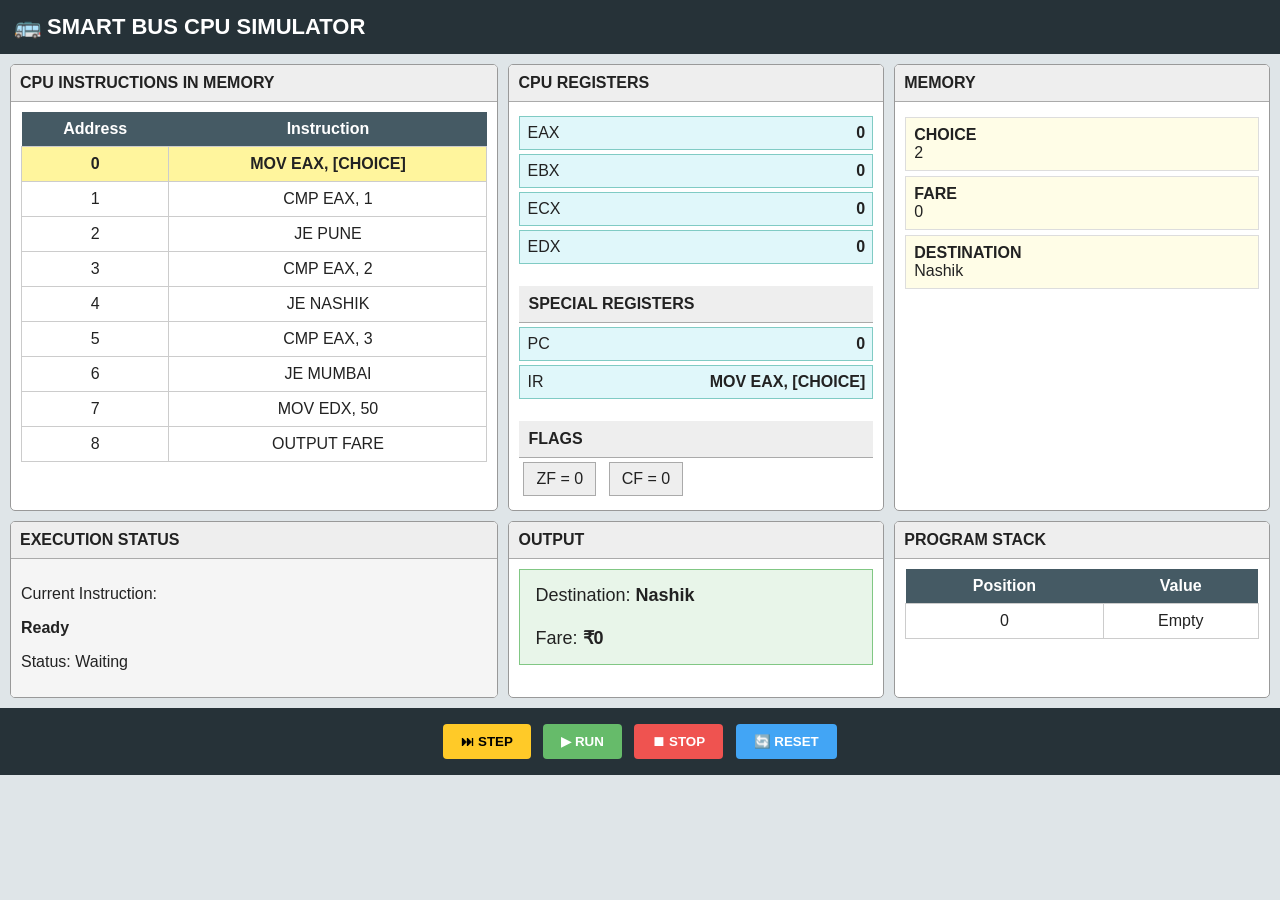
<file: CPU_Simulator/CPU_Simulator.html>
<!DOCTYPE html>
<html lang="en">

<head>

    <meta charset="UTF-8">

    <title>Smart Bus CPU Simulator</title>

    <style>

        * {
            box-sizing: border-box;
            font-family: Arial, sans-serif;
        }

        body {
            margin: 0;
            background: #dfe5e8;
            color: #222;
        }

        .title {
            background: #263238;
            color: white;
            padding: 14px;
            font-size: 22px;
            font-weight: bold;
        }

        .main {
            display: grid;
            grid-template-columns: 1.3fr 1fr 1fr;
            gap: 10px;
            padding: 10px;
        }

        .panel {
            background: white;
            border: 1px solid #999;
            border-radius: 5px;
            overflow: hidden;
        }

        .panel-title {
            background: #eeeeee;
            padding: 9px;
            font-weight: bold;
            border-bottom: 1px solid #aaa;
        }

        .panel-content {
            padding: 10px;
        }

        table {
            width: 100%;
            border-collapse: collapse;
        }

        th {
            background: #455a64;
            color: white;
            padding: 8px;
        }

        td {
            padding: 8px;
            border: 1px solid #ccc;
            text-align: center;
        }

        .instruction-active {
            background: #fff59d;
            font-weight: bold;
        }

        .register {
            display: flex;
            justify-content: space-between;
            padding: 7px;
            margin: 4px 0;
            background: #e0f7fa;
            border: 1px solid #80cbc4;
        }

        .value {
            font-weight: bold;
        }

        .memory {
            background: #fffde7;
            padding: 8px;
            margin: 5px 0;
            border: 1px solid #ddd;
        }

        .flag {
            display: inline-block;
            padding: 7px 12px;
            margin: 4px;
            background: #eeeeee;
            border: 1px solid #aaa;
        }

        .controls {
            padding: 12px;
            background: #263238;
            text-align: center;
        }

        button {
            padding: 10px 18px;
            margin: 4px;
            border: none;
            border-radius: 4px;
            cursor: pointer;
            font-weight: bold;
        }

        .step {
            background: #ffca28;
        }

        .run {
            background: #66bb6a;
            color: white;
        }

        .stop {
            background: #ef5350;
            color: white;
        }

        .reset {
            background: #42a5f5;
            color: white;
        }

        .output {
            background: #e8f5e9;
            padding: 15px;
            font-size: 18px;
            border: 1px solid #81c784;
        }

        .execution {
            background: #f5f5f5;
            padding: 10px;
            min-height: 100px;
        }

    </style>

</head>


<body>


<div class="title">

    🚌 SMART BUS CPU SIMULATOR

</div>



<div class="main">


    <!-- INSTRUCTIONS -->

    <div class="panel">

        <div class="panel-title">
            CPU INSTRUCTIONS IN MEMORY
        </div>

        <div class="panel-content">

            <table>

                <tr>
                    <th>Address</th>
                    <th>Instruction</th>
                </tr>

                <tbody id="instructionTable">

                </tbody>

            </table>

        </div>

    </div>



    <!-- REGISTERS -->

    <div class="panel">

        <div class="panel-title">
            CPU REGISTERS
        </div>

        <div class="panel-content">

            <div class="register">
                <span>EAX</span>
                <span class="value" id="eax">0</span>
            </div>

            <div class="register">
                <span>EBX</span>
                <span class="value" id="ebx">0</span>
            </div>

            <div class="register">
                <span>ECX</span>
                <span class="value" id="ecx">0</span>
            </div>

            <div class="register">
                <span>EDX</span>
                <span class="value" id="edx">0</span>
            </div>


            <br>


            <div class="panel-title">
                SPECIAL REGISTERS
            </div>

            <div class="register">
                <span>PC</span>
                <span class="value" id="pc">0</span>
            </div>

            <div class="register">
                <span>IR</span>
                <span class="value" id="ir">---</span>
            </div>


            <br>


            <div class="panel-title">
                FLAGS
            </div>

            <div class="flag">
                ZF = <span id="zf">0</span>
            </div>

            <div class="flag">
                CF = <span id="cf">0</span>
            </div>

        </div>

    </div>



    <!-- MEMORY -->

    <div class="panel">

        <div class="panel-title">
            MEMORY
        </div>

        <div class="panel-content">

            <div class="memory">

                <b>CHOICE</b>

                <br>

                <span id="choice">
                    2
                </span>

            </div>


            <div class="memory">

                <b>FARE</b>

                <br>

                <span id="fare">
                    0
                </span>

            </div>


            <div class="memory">

                <b>DESTINATION</b>

                <br>

                <span id="destination">
                    Nashik
                </span>

            </div>

        </div>

    </div>



    <!-- EXECUTION -->

    <div class="panel">

        <div class="panel-title">
            EXECUTION STATUS
        </div>

        <div class="execution">

            <p>
                Current Instruction:
            </p>

            <b id="currentInstruction">
                Ready
            </b>

            <p>
                Status:
                <span id="status">
                    Waiting
                </span>
            </p>

        </div>

    </div>



    <!-- OUTPUT -->

    <div class="panel">

        <div class="panel-title">
            OUTPUT
        </div>

        <div class="panel-content">

            <div class="output">

                Destination:
                <b id="outputDestination">
                    Nashik
                </b>

                <br><br>

                Fare:
                <b>
                    ₹<span id="outputFare">0</span>
                </b>

            </div>

        </div>

    </div>



    <!-- SIMPLE STACK -->

    <div class="panel">

        <div class="panel-title">
            PROGRAM STACK
        </div>

        <div class="panel-content">

            <table>

                <tr>
                    <th>Position</th>
                    <th>Value</th>
                </tr>

                <tr>
                    <td>0</td>
                    <td id="stackValue">Empty</td>
                </tr>

            </table>

        </div>

    </div>


</div>



<!-- CONTROLS -->

<div class="controls">

    <button class="step" onclick="stepExecution()">
        ⏭ STEP
    </button>

    <button class="run" onclick="runProgram()">
        ▶ RUN
    </button>

    <button class="stop" onclick="stopProgram()">
        ⏹ STOP
    </button>

    <button class="reset" onclick="resetProgram()">
        🔄 RESET
    </button>

</div>



<script>


const instructions = [

    "MOV EAX, [CHOICE]",

    "CMP EAX, 1",

    "JE PUNE",

    "CMP EAX, 2",

    "JE NASHIK",

    "CMP EAX, 3",

    "JE MUMBAI",

    "MOV EDX, 50",

    "OUTPUT FARE"

];


let pc = 0;

let eax = 0;

let edx = 0;

let fare = 0;

let zf = 0;

let running = false;

let timer;



function loadInstructions() {

    let table =
        document.getElementById("instructionTable");

    table.innerHTML = "";

    for (let i = 0; i < instructions.length; i++) {

        let row =
            document.createElement("tr");

        row.id = "instruction-" + i;

        row.innerHTML = `

            <td>${i}</td>

            <td>${instructions[i]}</td>

        `;

        table.appendChild(row);

    }

}



function updateScreen() {

    document.getElementById("eax").innerText = eax;

    document.getElementById("edx").innerText = edx;

    document.getElementById("pc").innerText = pc;

    document.getElementById("ir").innerText =
        instructions[pc] || "---";

    document.getElementById("zf").innerText = zf;

    document.getElementById("fare").innerText = fare;

    document.getElementById("outputFare").innerText = fare;


    document
        .querySelectorAll("tr")
        .forEach(row => {

            row.classList.remove(
                "instruction-active"
            );

        });


    let active =
        document.getElementById(
            "instruction-" + pc
        );

    if (active) {

        active.classList.add(
            "instruction-active"
        );

    }

}



function stepExecution() {

    if (pc >= instructions.length) {

        document.getElementById("status")
            .innerText = "Program Completed";

        return;

    }


    let instruction =
        instructions[pc];


    document.getElementById(
        "currentInstruction"
    ).innerText = instruction;


    document.getElementById(
        "status"
    ).innerText = "Executing";


    if (pc === 0) {

        eax = 2;

    }


    else if (pc === 1) {

        zf = (eax === 1) ? 1 : 0;

    }


    else if (pc === 3) {

        zf = (eax === 2) ? 1 : 0;

    }


    else if (pc === 6) {

        zf = (eax === 3) ? 1 : 0;

    }


    else if (pc === 7) {

        edx = 50;

        fare = 50;

    }


    else if (pc === 8) {

        document.getElementById(
            "status"
        ).innerText =
            "Fare calculated successfully";

    }


    pc++;


    updateScreen();

}



function runProgram() {

    if (running)
        return;


    running = true;

    timer =
        setInterval(() => {

            if (pc >= instructions.length) {

                stopProgram();

                return;

            }

            stepExecution();

        }, 1000);

}



function stopProgram() {

    running = false;

    clearInterval(timer);

    document.getElementById(
        "status"
    ).innerText = "Stopped";

}



function resetProgram() {

    stopProgram();

    pc = 0;

    eax = 0;

    edx = 0;

    fare = 0;

    zf = 0;

    updateScreen();

    document.getElementById(
        "currentInstruction"
    ).innerText = "Ready";

    document.getElementById(
        "status"
    ).innerText = "Waiting";

}



loadInstructions();

updateScreen();


</script>


</body>

</html>
</file>
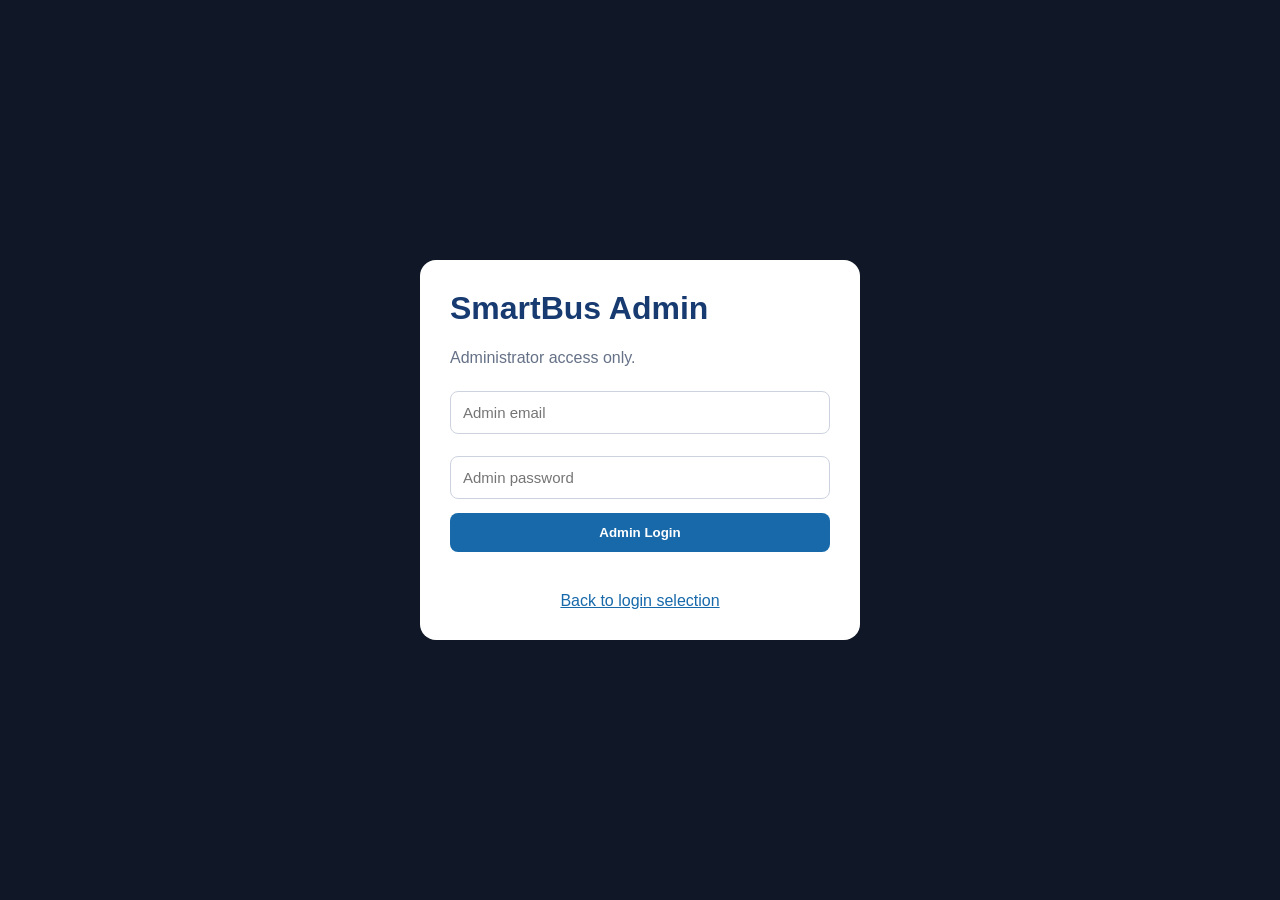
<file: CGL_OpenGL/WebApp/admin-login.html>
<!DOCTYPE html>
<html lang="en">
<head>
<meta charset="UTF-8">
<meta name="viewport" content="width=device-width, initial-scale=1">
<title>SmartBus - Admin Login</title>
<style>
*{box-sizing:border-box}
body{margin:0;min-height:100vh;display:grid;place-items:center;background:#101827;font-family:Arial;padding:20px}
.panel{background:white;width:min(440px,100%);padding:30px;border-radius:16px}
h1{color:#173b70;margin-top:0}
p{color:#657187}
input{width:100%;padding:12px;margin:8px 0 14px;border:1px solid #ccd3df;border-radius:8px;font-size:15px}
button{width:100%;padding:12px;border:0;border-radius:8px;background:#1769aa;color:white;font-weight:bold;cursor:pointer}
a{display:block;text-align:center;margin-top:18px;color:#1769aa}
#message{color:#b42318;min-height:22px}
</style>
</head>
<body>
<div class="panel">
<h1>SmartBus Admin</h1>
<p>Administrator access only.</p>
<form id="adminForm">
<input id="email" type="email" placeholder="Admin email" required>
<input id="password" type="password" placeholder="Admin password" required>
<button type="submit">Admin Login</button>
</form>
<div id="message" role="status"></div>
<a href="login.html">Back to login selection</a>
</div>
<script>
"use strict";

const ADMIN_EMAIL = "admin@smartbus.local";
const ADMIN_PASSWORD = "Admin@123";
const SESSION_KEY = "smartBusSession";

document.getElementById("adminForm").addEventListener("submit", function(event) {
    event.preventDefault();

    const email = document.getElementById("email").value.trim().toLowerCase();
    const password = document.getElementById("password").value;

    if (email !== ADMIN_EMAIL || password !== ADMIN_PASSWORD) {
        document.getElementById("message").textContent = "Invalid Admin email or password.";
        return;
    }

    localStorage.setItem(SESSION_KEY, JSON.stringify({
        name: "SmartBus Admin",
        email: ADMIN_EMAIL,
        phone: "",
        role: "admin",
        loginAt: new Date().toISOString()
    }));

    location.replace("index.html");
});
</script>
</body>
</html>
</file>
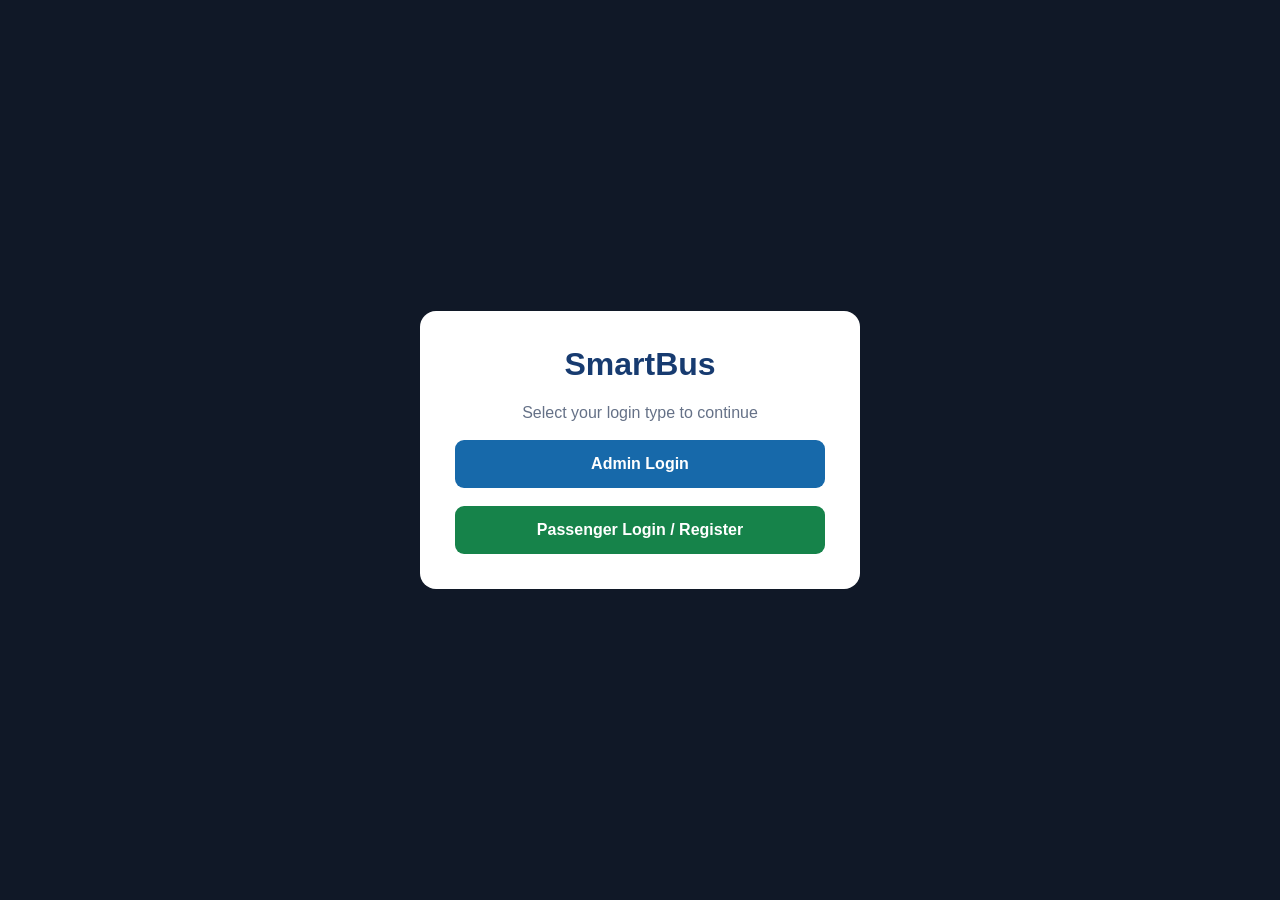
<file: CGL_OpenGL/WebApp/booking.html>
﻿<!DOCTYPE html>
<html lang="en">

<head>
    <meta charset="UTF-8">
    <meta name="viewport" content="width=device-width, initial-scale=1.0">
    <title>Smart Bus - Seat Booking</title>

    <style>
        * {
            box-sizing: border-box;
        }

        body {
            margin: 0;
            padding: 20px;
            background: #f1f5f9;
            color: #1e293b;
            font-family: Arial, sans-serif;
        }

        .container {
            max-width: 1000px;
            margin: auto;
            padding: 25px;
            background: white;
            border-radius: 12px;
            box-shadow: 0 4px 16px #00000012;
        }

        .header {
            display: flex;
            align-items: center;
            justify-content: space-between;
            flex-wrap: wrap;
            gap: 12px;
        }

        h1 {
            color: #1d4ed8;
        }

        .back {
            padding: 10px 15px;
            background: #1d4ed8;
            color: white;
            text-decoration: none;
            border-radius: 6px;
        }

        h2 {
            margin-top: 28px;
            font-size: 21px;
        }

        .form-grid {
            display: grid;
            grid-template-columns: repeat(2, minmax(0, 1fr));
            gap: 16px;
        }

        .field {
            display: flex;
            flex-direction: column;
            gap: 7px;
        }

        input,
        select {
            width: 100%;
            padding: 11px;
            border: 1px solid #cbd5e1;
            border-radius: 6px;
            font-size: 15px;
        }

        .seat-legend {
            display: flex;
            gap: 16px;
            flex-wrap: wrap;
            margin: 15px 0;
        }

        .legend-item {
            display: flex;
            align-items: center;
            gap: 7px;
            font-size: 14px;
        }

        .legend-box {
            width: 17px;
            height: 17px;
            border-radius: 4px;
        }

        .vacant-color {
            background: #16a34a;
        }

        .booked-color {
            background: #dc2626;
        }

        .selected-color {
            background: #2563eb;
        }

        .bus-layout {
            max-width: 500px;
            margin: 20px auto;
            padding: 20px;
            border: 1px solid #cbd5e1;
            border-radius: 12px;
            background: #f8fafc;
        }

        .driver {
            text-align: right;
            padding: 12px;
            margin-bottom: 20px;
            border-bottom: 2px dashed #cbd5e1;
            color: #475569;
        }

        .seat-grid {
            display: grid;
            grid-template-columns: repeat(4, minmax(0, 1fr));
            gap: 12px;
        }

        .seat {
            min-height: 55px;
            border: none;
            border-radius: 8px;
            color: white;
            font-weight: bold;
            cursor: pointer;
            overflow-wrap: anywhere;
        }

        .seat.vacant {
            background: #16a34a;
        }

        .seat.booked {
            background: #dc2626;
            cursor: not-allowed;
        }

        .seat.selected {
            background: #2563eb;
            outline: 3px solid #93c5fd;
        }

        .seat:disabled {
            opacity: 1;
        }

        .seat:hover:not(:disabled) {
            filter: brightness(.9);
        }

        .summary {
            margin-top: 20px;
            padding: 18px;
            background: #eff6ff;
            border-radius: 8px;
            line-height: 1.9;
            overflow-wrap: anywhere;
        }

        .primary-btn {
            width: 100%;
            margin-top: 18px;
            padding: 14px;
            background: #1d4ed8;
            color: white;
            border: none;
            border-radius: 7px;
            font-size: 16px;
            font-weight: bold;
            cursor: pointer;
        }

        .primary-btn:hover {
            background: #1e40af;
        }

        .message {
            margin-top: 15px;
            padding: 12px;
            border-radius: 7px;
            overflow-wrap: anywhere;
        }

        .success {
            background: #dcfce7;
            color: #166534;
        }

        .error {
            background: #fee2e2;
            color: #991b1b;
        }

        .table-wrap {
            overflow-x: auto;
            margin-top: 15px;
        }

        table {
            width: 100%;
            min-width: 720px;
            border-collapse: collapse;
        }

        th,
        td {
            border: 1px solid #e2e8f0;
            padding: 10px;
            text-align: left;
        }

        th {
            background: #eff6ff;
        }

        .small-btn {
            padding: 7px 10px;
            border: none;
            border-radius: 5px;
            cursor: pointer;
        }

        .cancel-btn {
            background: #fee2e2;
            color: #991b1b;
        }

        .note {
            color: #64748b;
            font-size: 13px;
            line-height: 1.6;
        }

        @media (max-width: 600px) {
            body {
                padding: 8px;
            }

            .container {
                padding: 15px;
            }

            .form-grid {
                grid-template-columns: 1fr;
            }

            .seat-grid {
                gap: 7px;
            }

            .seat {
                min-height: 48px;
                font-size: 12px;
            }
        }

        /* TripX 3D Bus Sections */
        .bus3d-section,
        .bus-animation-section {
            background: #ffffff;
            margin: 28px auto;
            padding: 22px;
            border-radius: 14px;
            box-shadow: 0 5px 18px rgba(0, 0, 0, 0.09);
            max-width: 1100px;
        }

        .bus3d-section h2,
        .bus-animation-section h2 {
            color: #1d4ed8;
            margin-top: 5px;
        }

        #bus3d {
            width: 100%;
            height: 520px;
            overflow: hidden;
            border-radius: 10px;
            background: #101827;
        }

        #bus3d canvas {
            display: block;
            width: 100%;
            height: 100%;
        }

        .seat-controls,
        .bus-animation-controls {
            display: flex;
            flex-wrap: wrap;
            gap: 10px;
            align-items: center;
            margin-top: 15px;
        }

        .seat-controls button,
        .bus-animation-controls button {
            padding: 10px 18px;
            border: none;
            border-radius: 7px;
            color: white;
            background: #2563eb;
            cursor: pointer;
        }

        #busAnimation3D {
            width: 100%;
            height: 480px;
            background: #9bd3f5;
            border-radius: 12px;
            overflow: hidden;
        }

        #busAnimation3D canvas {
            display: block;
            width: 100%;
            height: 100%;
        }

        #busAnimSpeed {
            width: auto;
            min-width: 130px;
        }

        @media (max-width: 650px) {
            #bus3d {
                height: 380px;
            }

            #busAnimation3D {
                height: 320px;
            }

            .bus3d-section,
            .bus-animation-section {
                padding: 14px;
            }
        }
    </style>
</head>

<body>
    <div class="container">

        <div class="header">
            <h1>Smart Bus Seat Booking</h1>
            <a href="index.html" class="back">&larr; Back to Dashboard</a>
        </div>

        <p>Select your bus and journey to see available and booked seats.</p>

        <h2>1. Journey Details</h2>

        <div class="form-grid">
            <div class="field">
                <label for="bus">Select Bus</label>
                <select id="bus">
                    <option value="SB101">SB101 - Smart Express</option>
                    <option value="SB102">SB102 - City Express</option>
                    <option value="SB103">SB103 - Intercity Express</option>
                </select>
            </div>

            <div class="field">
                <label for="travelDate">Journey Date</label>
                <input type="date" id="travelDate" required>
            </div>
            <div class="field">
                <label for="departureTime">Departure Time</label>
                <input type="time" id="departureTime" required>
            </div>
            <div class="refund-policy"
                style="margin:18px 0;padding:18px;border:1px solid #d6dce5;border-radius:12px;background:#f8fafc;color:#1e293b;">
                <h3 style="margin:0 0 10px;">Cancellation &amp; Refund Policy</h3>
                <p style="margin:0 0 10px;">Refund is calculated according to the time remaining before bus departure:
                </p>
                <ul style="margin:0;padding-left:22px;line-height:1.9;">
                    <li>More than 24 hours before departure: <strong>90% refund</strong></li>
                    <li>12 hours to 24 hours before departure: <strong>75% refund</strong></li>
                    <li>4 hours to less than 12 hours before departure: <strong>50% refund</strong></li>
                    <li>4 hours or less before departure: <strong>0% refund</strong></li>
                </ul>
                <p style="margin:10px 0 0;font-size:13px;">Cancelled bookings remain visible in booking history.
                    Cancelled seats become available again. Refund shown is a demo calculation; no actual payment is
                    processed.</p>
            </div>

            <div class="field">
                <label for="source">Source</label>
                <select id="source">
                    <option value="">Select source</option>
                    <option value="Pune">Pune</option>
                    <option value="Mumbai">Mumbai</option>
                    <option value="Nashik">Nashik</option>
                </select>
            </div>

            <div class="field">
                <label for="destination">Destination</label>
                <select id="destination">
                    <option value="">Select destination</option>
                    <option value="Pune">Pune</option>
                    <option value="Mumbai">Mumbai</option>
                    <option value="Nashik">Nashik</option>
                </select>
            </div>
        </div>

        <h2>2. Select Your Seats</h2>

        <div class="seat-legend">
            <div class="legend-item">
                <span class="legend-box vacant-color"></span> Vacant
            </div>
            <div class="legend-item">
                <span class="legend-box booked-color"></span> Booked
            </div>
            <div class="legend-item">
                <span class="legend-box selected-color"></span> Selected
            </div>
        </div>

        <div class="bus-layout">
            <div class="driver">Driver / Front of Bus &#9650;</div>
            <div id="seatGrid" class="seat-grid"></div>
        </div>

        <p class="note">
            This demo bus has 20 seats. Select a vacant seat to choose it.
            Red seats are unavailable for the selected bus and journey.
        </p>

        <h2>3. Passenger Details</h2>

        <form id="bookingForm">
            <div class="form-grid">
                <div class="field">
                    <label for="passenger">Passenger Name</label>
                    <input id="passenger" type="text" placeholder="Enter passenger name" required>
                </div>

                <div class="field">
                    <label for="phone">Mobile Number</label>
                    <input id="phone" type="tel" inputmode="numeric" pattern="[0-9]{10}" maxlength="10"
                        placeholder="10-digit number" required>
                </div>
            </div>

            <div class="summary">
                <div><strong>Bus:</strong> <span id="summaryBus">SB101</span></div>
                <div><strong>Journey:</strong> <span id="summaryJourney">Not selected</span></div>
                <div><strong>Selected seats:</strong> <span id="selectedSeats">None</span></div>
                <div><strong>Vacant seats:</strong> <span id="vacantCount">20</span></div>
                <div><strong>Booked seats:</strong> <span id="bookedCount">0</span></div>
                <div><strong>Fare per seat:</strong>&#8377;<span id="fare">0</span></div>
                <div><strong>Total fare:</strong>&#8377;<span id="total">0</span></div>
            </div>

            <button type="submit" class="primary-btn">Confirm Booking</button>
        </form>

        <div id="message" role="status" aria-live="polite"></div>

        <h2>4. Passenger and Booking Records</h2>

        <div class="table-wrap">
            <table>
                <thead>
                    <tr>
                        <th>Passenger</th>
                        <th>Bus</th>
                        <th>Journey</th>
                        <th>Date</th>
                        <th>Departure</th>
                        <th>Seat</th>
                        <th>Fare</th>
                        <th>Status / Refund</th>
                        <th>Booked At</th>
                        <th>Action</th>
                    </tr>
                </thead>
                <tbody id="bookingHistory"></tbody>
            </table>
        </div>

        <p id="emptyHistory" class="note">No bookings have been made yet.</p>

        <p class="note">
            Demo storage: bookings are saved in this browser on this device.
            Clearing browser storage will remove them. This is not a shared
            database and does not automatically sync with the Java program.
        </p>
    </div>

    <script>
        "use strict";

        const STORAGE_KEY = "smartBusBookings";
        const BUS_SEAT_COUNT = 20;

        const busInput = document.getElementById("bus");
        const dateInput = document.getElementById("travelDate");
        const departureInput = document.getElementById("departureTime");
        const sourceInput = document.getElementById("source");
        const destinationInput = document.getElementById("destination");
        const seatGrid = document.getElementById("seatGrid");
        const message = document.getElementById("message");

        let selectedSeats = [];

        const fares = {
            Pune: 20,
            Nashik: 50,
            Mumbai: 80
        };

        function todayString() {
            const d = new Date();
            return d.getFullYear() + "-" +
                String(d.getMonth() + 1).padStart(2, "0") + "-" +
                String(d.getDate()).padStart(2, "0");
        }

        dateInput.min = todayString();
        dateInput.value = todayString();

        function readBookings() {
            try {
                const records = JSON.parse(localStorage.getItem(STORAGE_KEY) || "[]");
                return Array.isArray(records) ? records : [];
            } catch (error) {
                showMessage("Unable to read saved bookings. Check browser storage.", true);
                return [];
            }
        }

        function saveBookings(records) {
            localStorage.setItem(STORAGE_KEY, JSON.stringify(records));
        }

        function journeyIsValid() {
            return Boolean(
                busInput.value &&
                dateInput.value &&
                departureInput.value &&
                sourceInput.value &&
                destinationInput.value &&
                sourceInput.value !== destinationInput.value
            );
        }

        function currentFare() {
            if (!journeyIsValid()) return 0;
            return fares[destinationInput.value] || 0;
        }

        function sameJourney(record) {
            return record.bus === busInput.value &&
                record.date === dateInput.value &&
                record.source === sourceInput.value &&
                record.destination === destinationInput.value &&
                (!record.departureTime || record.departureTime === departureInput.value) &&
                record.status !== "Cancelled";
        }

        function getBookedSeats() {
            return readBookings()
                .filter(sameJourney)
                .map(record => record.seat);
        }

        function seatNumber(n) {
            return "S" + String(n).padStart(2, "0");
        }

        function renderSeats() {
            seatGrid.innerHTML = "";

            const valid = journeyIsValid();
            const booked = valid ? getBookedSeats() : [];

            for (let n = 1; n <= BUS_SEAT_COUNT; n++) {
                const seat = seatNumber(n);
                const button = document.createElement("button");

                button.type = "button";
                button.className = "seat";
                button.textContent = seat;
                button.setAttribute("aria-label", seat);

                if (!valid) {
                    button.classList.add("booked");
                    button.disabled = true;
                    button.title = "Choose a valid journey first";
                } else if (booked.includes(seat)) {
                    button.classList.add("booked");
                    button.disabled = true;
                    button.title = "This seat is already booked";
                } else if (selectedSeats.includes(seat)) {
                    button.classList.add("selected");
                    button.title = "Click to deselect";
                    button.addEventListener("click", () => toggleSeat(seat));
                } else {
                    button.classList.add("vacant");
                    button.title = "Click to select";
                    button.addEventListener("click", () => toggleSeat(seat));
                }

                seatGrid.appendChild(button);
            }

            updateSummary(booked);
            window.dispatchEvent(new Event("smartBusBookingStateChanged"));
        }

        function toggleSeat(seat) {
            if (!journeyIsValid()) {
                showMessage("Select a valid bus, date, source and destination first.", true);
                return;
            }

            if (getBookedSeats().includes(seat)) {
                showMessage("That seat has already been booked.", true);
                renderSeats();
                return;
            }

            if (selectedSeats.includes(seat)) {
                selectedSeats = selectedSeats.filter(s => s !== seat);
            } else {
                selectedSeats.push(seat);
            }

            selectedSeats.sort();
            showMessage("");
            renderSeats();
        }

        // Bridge between the booking seat grid and the 3D bus.
        window.tripxSelectSeat = function (seat) {
            if (!journeyIsValid() || getBookedSeats().includes(seat)) return;
            if (!selectedSeats.includes(seat)) toggleSeat(seat);
        };

        window.tripxDeselectSeat = function (seat) {
            selectedSeats = selectedSeats.filter(s => s !== seat);
            showMessage("");
            renderSeats();
        };

        window.tripxClearSelectedSeats = function () {
            selectedSeats = [];
            showMessage("");
            renderSeats();
        };
        function updateSummary(bookedSeats) {
            const fare = currentFare();
            const vacant = BUS_SEAT_COUNT - bookedSeats.length;

            document.getElementById("summaryBus").textContent = busInput.value;
            document.getElementById("summaryJourney").textContent =
                journeyIsValid()
                    ? sourceInput.value + " → " + destinationInput.value
                    : "Select different source and destination";

            document.getElementById("selectedSeats").textContent =
                selectedSeats.length ? selectedSeats.join(", ") : "None";

            document.getElementById("vacantCount").textContent = vacant;
            document.getElementById("bookedCount").textContent = bookedSeats.length;
            document.getElementById("fare").textContent = fare;
            document.getElementById("total").textContent = fare * selectedSeats.length;
        }

        function showMessage(text, isError = false) {
            message.textContent = text;
            message.className = text ? "message " + (isError ? "error" : "success") : "";
        }

        function renderHistory() {
            const tbody = document.getElementById("bookingHistory");
            tbody.innerHTML = "";

            const records = readBookings().slice().reverse();
            document.getElementById("emptyHistory").hidden = records.length > 0;

            let session = null;
            try {
                session = JSON.parse(localStorage.getItem("smartBusSession") || "null");
            } catch (_) { }

            const isAdmin = session && session.role === "admin";

            for (const record of records) {
                const row = document.createElement("tr");

                const status = record.status || "Confirmed";
                const travelStatus = record.travelStatus || "Pending";
                const refund = Number(record.refundAmount || 0);

                let displayStatus;

                if (status === "Cancelled") {
                    displayStatus = "Cancelled | Refund: ₹" + refund.toFixed(2);
                } else if (travelStatus === "Completed") {
                    displayStatus = "Travel Completed";
                } else {
                    displayStatus = "Confirmed | Not Travelled";
                }

                const values = [
                    record.passenger,
                    record.bus,
                    record.source + " → " + record.destination,
                    record.date,
                    record.departureTime || "-",
                    record.seat,
                    "₹" + record.fare,
                    displayStatus,
                    record.bookedAt
                        ? new Date(record.bookedAt).toLocaleString()
                        : "-"
                ];

                for (const value of values) {
                    const cell = document.createElement("td");
                    cell.textContent = value;
                    row.appendChild(cell);
                }

                const actionCell = document.createElement("td");

                if (status === "Cancelled") {
                    actionCell.textContent = "Cancelled";
                } else if (travelStatus === "Completed") {
                    actionCell.textContent = "Travel Completed";
                } else {
                    if (isAdmin) {
                        const completeButton = document.createElement("button");
                        completeButton.type = "button";
                        completeButton.textContent = "Mark Travel Completed";
                        completeButton.className = "small-btn";
                        completeButton.addEventListener(
                            "click",
                            () => markTravelCompleted(record.id)
                        );
                        actionCell.appendChild(completeButton);
                    }

                    const cancelButton = document.createElement("button");
                    cancelButton.type = "button";
                    cancelButton.textContent = "Cancel";
                    cancelButton.className = "small-btn cancel-btn";
                    cancelButton.addEventListener("click", () => cancelBooking(record.id));
                    actionCell.appendChild(cancelButton);
                }

                row.appendChild(actionCell);
                tbody.appendChild(row);
            }
        }

        function markTravelCompleted(id) {
            let session = null;

            try {
                session = JSON.parse(localStorage.getItem("smartBusSession") || "null");
            } catch (_) { }

            if (!session || session.role !== "admin") {
                showMessage("Only admin can complete a journey.", true);
                return;
            }

            const records = readBookings();
            const record = records.find(r => r.id === id);

            if (!record || record.status === "Cancelled") {
                showMessage("Cancelled or missing booking cannot be completed.", true);
                return;
            }

            if (record.travelStatus === "Completed") {
                showMessage("This journey is already completed.", true);
                return;
            }

            if (!confirm("Mark passenger " + record.passenger +
                "'s journey as completed?")) {
                return;
            }

            record.travelStatus = "Completed";
            record.completedAt = new Date().toISOString();

            saveBookings(records);
            renderHistory();
            renderSeats();

            showMessage("Journey marked as Travel Completed.");
        }
        function cancelBooking(id) {
            const records = readBookings();
            const record = records.find(r => r.id === id);

            if (!record || record.status === "Cancelled") {
                showMessage("Active booking not found.", true);
                return;
            }
            if (record.travelStatus === "Completed") {
                showMessage("Completed journeys cannot be cancelled.", true);
                return;
            }

            if (!confirm("Cancel seat " + record.seat + " for " +
                record.passenger + "?")) {
                return;
            }

            try {
                let refundRate = 0;
                let hoursLeft = 0;

                if (record.date && record.departureTime) {
                    const departure = new Date(
                        record.date + "T" + record.departureTime
                    );
                    hoursLeft = (departure.getTime() - Date.now()) / 3600000;

                    if (hoursLeft > 24) {
                        refundRate = 0.90;
                    } else if (hoursLeft >= 12) {
                        refundRate = 0.75;
                    } else if (hoursLeft >= 4) {
                        refundRate = 0.50;
                    }
                }

                const refund = Number(record.fare || 0) * refundRate;

                record.status = "Cancelled";
                record.cancelledAt = new Date().toISOString();
                record.refundRate = refundRate;
                record.refundAmount = Number(refund.toFixed(2));

                saveBookings(records);
                selectedSeats = [];
                renderSeats();
                renderHistory();

                showMessage(
                    "Booking cancelled. Refund: ₹" +
                    record.refundAmount.toFixed(2) +
                    " (" + Math.round(refundRate * 100) +
                    "%). Seat is available again."
                );
            } catch (error) {
                showMessage("Unable to cancel booking. Check browser storage.", true);
            }
        }

        [busInput, dateInput, departureInput, sourceInput, destinationInput].forEach(input => {
            input.addEventListener("change", () => {
                selectedSeats = [];
                showMessage("");

                if (sourceInput.value &&
                    destinationInput.value &&
                    sourceInput.value === destinationInput.value) {
                    showMessage("Source and destination must be different.", true);
                }

                renderSeats();
            });
        });

        document.getElementById("bookingForm").addEventListener("submit", event => {
            event.preventDefault();

            if (!journeyIsValid()) {
                showMessage("Please select a bus, date and different source/destination.", true);
                return;
            }

            if (dateInput.value < todayString()) {
                showMessage("Please select today or a future journey date.", true);
                return;
            }

            const departureAt = new Date(dateInput.value + "T" + departureInput.value);
            if (departureAt.getTime() <= Date.now()) {
                showMessage("Please select a future departure time.", true);
                return;
            }

            if (selectedSeats.length === 0) {
                showMessage("Please select at least one vacant seat.", true);
                return;
            }

            const passenger = document.getElementById("passenger").value.trim();
            const phone = document.getElementById("phone").value.trim();

            if (!passenger) {
                showMessage("Enter the passenger's name.", true);
                return;
            }

            if (!/^[0-9]{10}$/.test(phone)) {
                showMessage("Enter a valid 10-digit mobile number.", true);
                return;
            }

            try {
                const records = readBookings();
                const bookedNow = records.filter(sameJourney).map(r => r.seat);

                // Check again before saving, so an already-booked seat is not accepted.
                if (selectedSeats.some(seat => bookedNow.includes(seat))) {
                    selectedSeats = [];
                    renderSeats();
                    showMessage("A selected seat is now booked. Please select again.", true);
                    return;
                }

                const fare = currentFare();
                const now = new Date().toISOString();

                for (const seat of selectedSeats) {
                    records.push({
                        id: "SB-" + Date.now() + "-" +
                            Math.random().toString(36).slice(2, 8),
                        passenger: passenger,
                        phone: phone,
                        bus: busInput.value,
                        date: dateInput.value,

                        departureTime: departureInput.value,
                        status: "Confirmed",
                        travelStatus: "Pending",
                        refundAmount: 0, source: sourceInput.value,
                        destination: destinationInput.value,
                        seat: seat,
                        fare: fare,
                        bookedAt: now
                    });
                }

                saveBookings(records);

                const confirmed = [...selectedSeats];
                selectedSeats = [];

                document.getElementById("passenger").value = "";
                document.getElementById("phone").value = "";

                renderSeats();
                renderHistory();

                showMessage(
                    "Booking successful! Passenger: " + passenger +
                    ". Bus: " + busInput.value +
                    ". Seat(s): " + confirmed.join(", ") +
                    ". Total fare: ₹" + (fare * confirmed.length) + "."
                );
            } catch (error) {
                showMessage("Could not save booking. Check browser storage settings.", true);
            }
        });

        renderSeats();
        renderHistory();
    </script>

    <!-- TRIPX 3D BUS INTERIOR -->
    <section class="bus3d-section">
        <h2>3D Bus Interior - Lighting &amp; Texture</h2>
        <p style="margin:10px 0;color:#64748b;">
            Select a seat in the 3D bus or use the controls below.
        </p>

        <div id="bus3d"></div>

        <div class="seat-controls">
            <button id="book3dSeat" type="button">Book Seat (B)</button>
            <button id="vacate3dSeat" type="button">Make Vacant (V)</button>
            <button id="reset3dSeats" type="button">Reset Seats (R)</button>
        </div>

        <p id="seatStatus">Loading 3D bus...</p>
        <p style="margin-top:8px;color:#64748b;font-size:13px;">
            Green: Vacant | Red: Booked | Blue: Selected
        </p>
    </section>

    <!-- TRIPX 3D MOVING BUS -->
    <section class="bus-animation-section">
        <h2>3D Bus Animation - Moving Bus</h2>
        <p>
            Watch the 3D bus move on the road with rotating wheels and animated surroundings.
        </p>

        <div id="busAnimation3D"></div>

        <div class="bus-animation-controls">
            <button id="busAnimPause" type="button">Pause</button>

            <label for="busAnimSpeed">Bus Speed:</label>
            <input id="busAnimSpeed" type="range" min="0.5" max="2.5" step="0.1" value="1">

            <span id="busAnimStatus">Bus is Moving</span>
        </div>
    </section>

    <script type="module" src="bus3d.js"></script>
    <script type="module" src="./busanimation.js"></script>
    <script src="auth.js"></script>
</body>

</html>
</file>
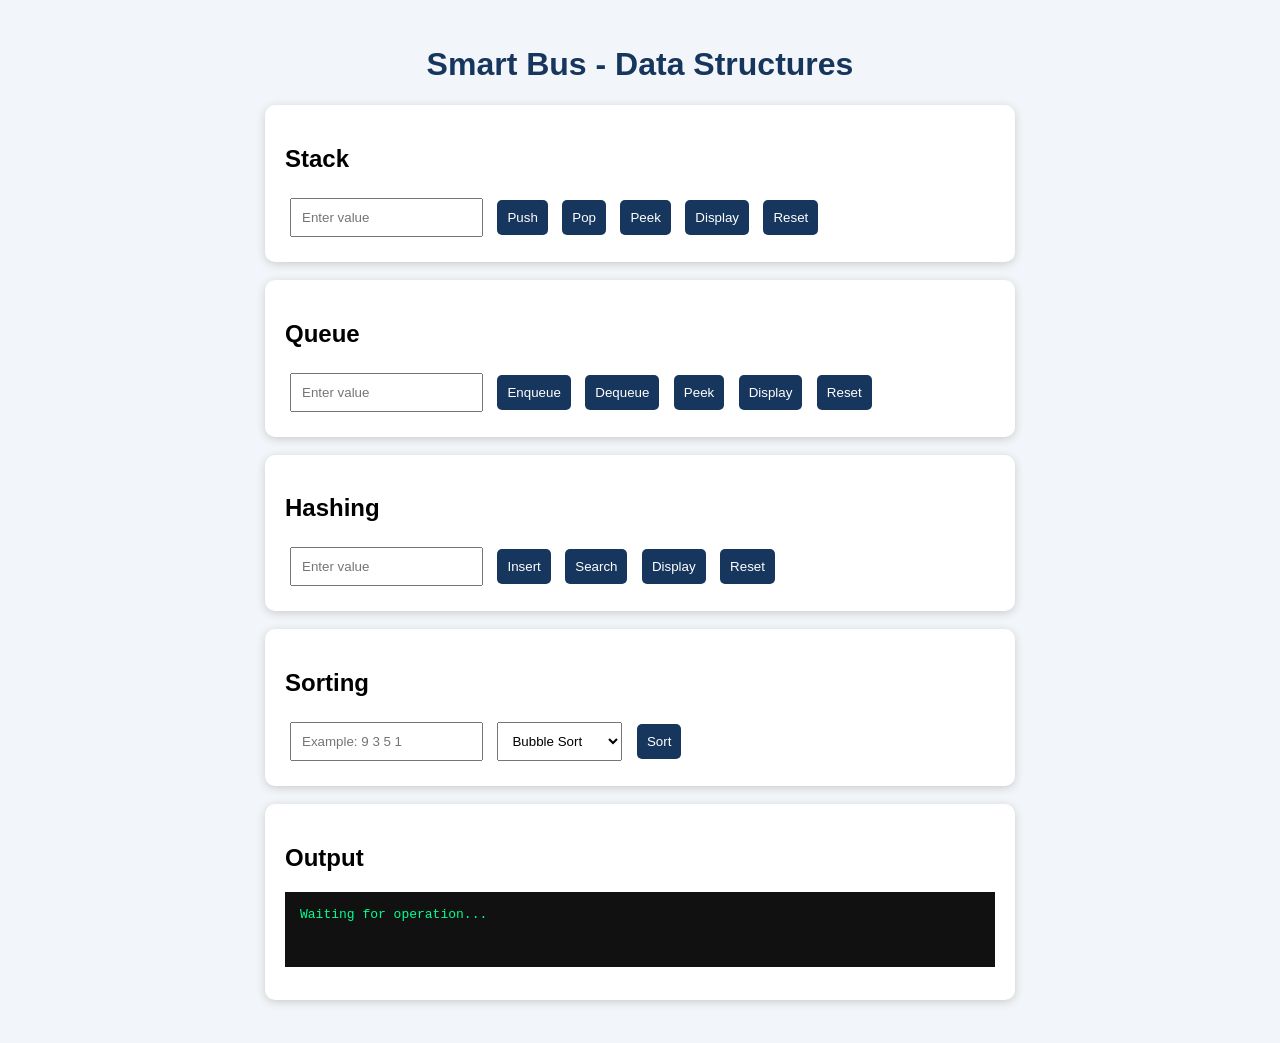
<file: CGL_OpenGL/WebApp/ds.html>
<!DOCTYPE html>
<html lang="en">
<head>
    <meta charset="UTF-8">
    <meta name="viewport" content="width=device-width, initial-scale=1.0">
    <title>Smart Bus - Data Structures</title>
    <style>
        body { font-family: Arial; background: #f2f5f9; margin: 0; padding: 25px; }
        h1 { text-align: center; color: #17365d; }
        .container { max-width: 750px; margin: auto; }
        .card { background: white; padding: 20px; margin: 18px 0; border-radius: 10px; box-shadow: 0 2px 8px #ccc; }
        input, select, button { padding: 10px; margin: 5px; }
        button { background: #17365d; color: white; border: 0; border-radius: 5px; cursor: pointer; }
        #result { background: #111; color: #00ff90; padding: 15px; min-height: 45px; white-space: pre-wrap; }
    </style>
</head>
<body>
<div class="container">
    <h1>Smart Bus - Data Structures</h1>

    <div class="card">
        <h2>Stack</h2>
        <input id="stackValue" placeholder="Enter value">
        <button onclick="runDS('stack','push','stackValue')">Push</button>
        <button onclick="runDS('stack','pop','stackValue')">Pop</button>
        <button onclick="runDS('stack','peek','stackValue')">Peek</button>
        <button onclick="runDS('stack','display','stackValue')">Display</button>
        <button onclick="runDS('stack','reset','stackValue')">Reset</button>
    </div>

    <div class="card">
        <h2>Queue</h2>
        <input id="queueValue" placeholder="Enter value">
        <button onclick="runDS('queue','enqueue','queueValue')">Enqueue</button>
        <button onclick="runDS('queue','dequeue','queueValue')">Dequeue</button>
        <button onclick="runDS('queue','peek','queueValue')">Peek</button>
        <button onclick="runDS('queue','display','queueValue')">Display</button>
        <button onclick="runDS('queue','reset','queueValue')">Reset</button>
    </div>

    <div class="card">
        <h2>Hashing</h2>
        <input id="hashValue" placeholder="Enter value">
        <button onclick="runDS('hash','insert','hashValue')">Insert</button>
        <button onclick="runDS('hash','search','hashValue')">Search</button>
        <button onclick="runDS('hash','display','hashValue')">Display</button>
        <button onclick="runDS('hash','reset','hashValue')">Reset</button>
    </div>

    <div class="card">
        <h2>Sorting</h2>
        <input id="sortValue" placeholder="Example: 9 3 5 1">
        <select id="algorithm">
            <option value="bubble">Bubble Sort</option>
            <option value="selection">Selection Sort</option>
            <option value="insertion">Insertion Sort</option>
        </select>
        <button onclick="runDS('sort','sort','sortValue')">Sort</button>
    </div>

    <div class="card">
        <h2>Output</h2>
        <pre id="result">Waiting for operation...</pre>
    </div>
</div>
<script src="ds.js"></script>
</body>
</html>
</file>
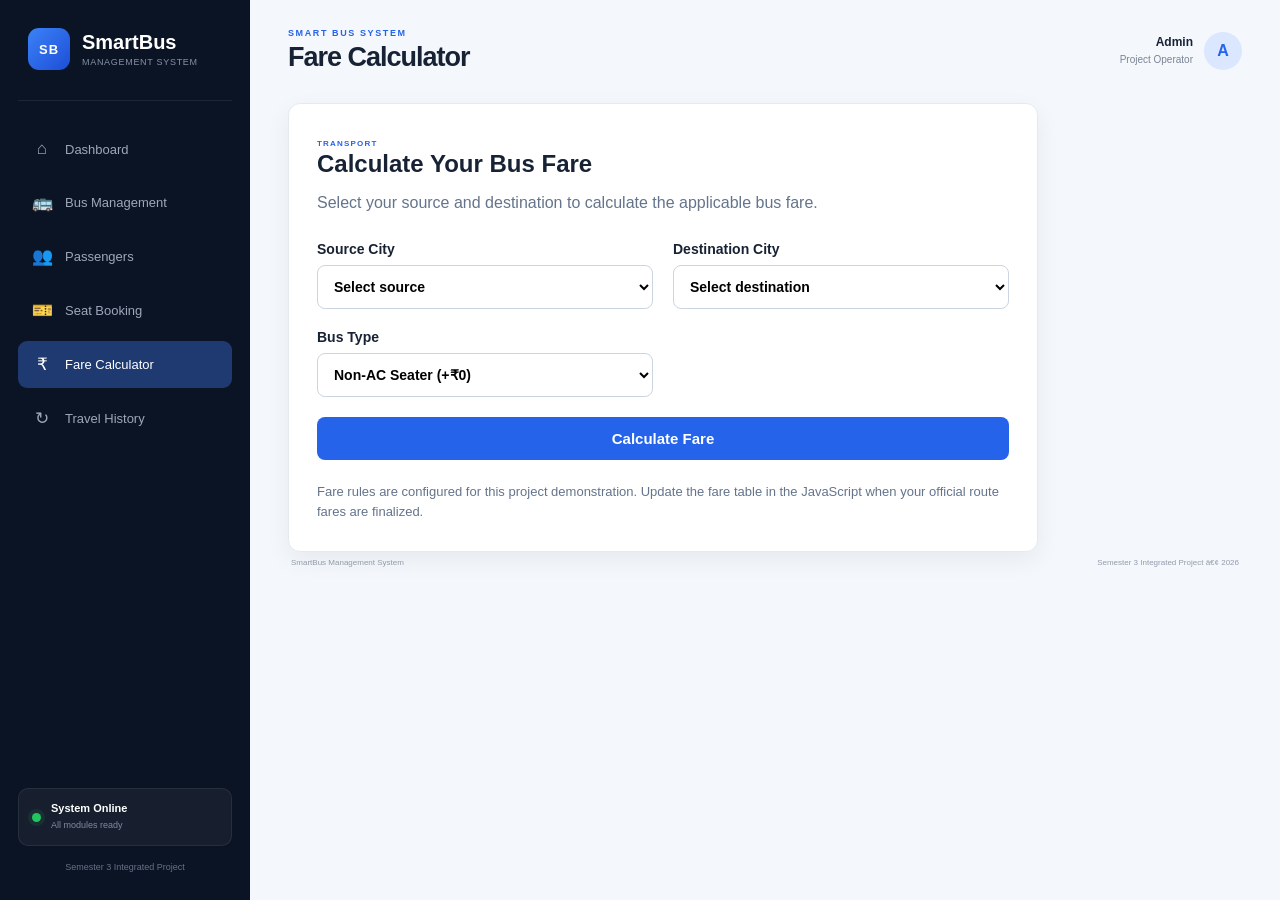
<file: CGL_OpenGL/WebApp/fare.html>
﻿
<!DOCTYPE html>
<html lang="en">
<head>
    <meta charset="UTF-8">
    <meta name="viewport" content="width=device-width, initial-scale=1.0">
    <title>SmartBus | Fare Calculator</title>
    <link rel="stylesheet" href="style.css">

    <style>
        .fare-panel {
            max-width: 750px;
            margin-top: 30px;
            padding: 28px;
        }

        .fare-description {
            color: #64748b;
            margin: 12px 0 25px;
            line-height: 1.6;
        }

        .fare-form {
            display: grid;
            grid-template-columns: 1fr 1fr;
            gap: 20px;
        }

        .fare-form label {
            display: flex;
            flex-direction: column;
            gap: 8px;
            font-weight: 600;
            font-size: 14px;
        }

        .fare-form select {
            width: 100%;
            box-sizing: border-box;
            padding: 12px;
            border: 1px solid #cbd5e1;
            border-radius: 8px;
            background: white;
            font: inherit;
        }

        .calculate-button {
            grid-column: 1 / -1;
            padding: 13px;
            border: none;
            border-radius: 8px;
            background: #2563eb;
            color: white;
            font-size: 15px;
            font-weight: 600;
            cursor: pointer;
        }

        .calculate-button:hover {
            background: #1d4ed8;
        }

        .fare-result {
            display: none;
            margin-top: 25px;
            padding: 22px;
            border-radius: 12px;
            background: #eff6ff;
            border: 1px solid #bfdbfe;
        }

        .fare-result.show {
            display: block;
        }

        .fare-result h2 {
            margin: 10px 0;
            color: #1d4ed8;
            font-size: 32px;
        }

        .fare-result p {
            margin: 8px 0;
        }

        .fare-note {
            margin-top: 22px;
            color: #64748b;
            font-size: 13px;
            line-height: 1.6;
        }

        @media (max-width: 600px) {
            .fare-form {
                grid-template-columns: 1fr;
            }

            .calculate-button {
                grid-column: 1;
            }
        }
    </style>
</head>

<body>

    <aside class="sidebar">
        <div class="brand">
            <div class="brand-icon">SB</div>
            <div>
                <h2>SmartBus</h2>
                <span>Management System</span>
            </div>
        </div>

        <nav class="navigation">
            <a href="index.html" class="nav-item">
                <span class="nav-icon">&#8962;</span>
                <span>Dashboard</span>
            </a>

            <a href="buses.html" class="nav-item">
                <span class="nav-icon">&#128652;</span>
                <span>Bus Management</span>
            </a>

            <a href="passengers.html" class="nav-item">
                <span class="nav-icon">&#128101;</span>
                <span>Passengers</span>
            </a>

            <a href="booking.html" class="nav-item">
                <span class="nav-icon">&#127915;</span>
                <span>Seat Booking</span>
            </a>

            <a href="fare.html" class="nav-item active">
                <span class="nav-icon">&#8377;</span>
                <span>Fare Calculator</span>
            </a>

            <a href="index.html#history" class="nav-item">
                <span class="nav-icon">&#8635;</span>
                <span>Travel History</span>
            </a>
        </nav>

        <div class="sidebar-footer">
            <div class="system-status">
                <span class="status-dot"></span>
                <div>
                    <strong>System Online</strong>
                    <small>All modules ready</small>
                </div>
            </div>
            <p>Semester 3 Integrated Project</p>
        </div>
    </aside>

    <main class="main-content">

        <header class="topbar">
            <div>
                <p class="page-label">SMART BUS SYSTEM</p>
                <h1>Fare Calculator</h1>
            </div>

            <div class="profile">
                <div class="profile-text">
                    <strong>Admin</strong>
                    <span>Project Operator</span>
                </div>
                <div class="avatar">A</div>
            </div>
        </header>

        <section class="panel fare-panel">

            <span class="section-label">TRANSPORT</span>
            <h2>Calculate Your Bus Fare</h2>

            <p class="fare-description">
                Select your source and destination to calculate
                the applicable bus fare.
            </p>

            <form id="fareForm" class="fare-form">

                <label for="source">
                    Source City
                    <select id="source" required>
                        <option value="">Select source</option>
                        <option value="Pune">Pune</option>
                        <option value="Nashik">Nashik</option>
                        <option value="Mumbai">Mumbai</option>
                    </select>
                </label>

                <label for="destination">
                    Destination City
                    <select id="destination" required>
                        <option value="">Select destination</option>
                        <option value="Pune">Pune</option>
                        <option value="Nashik">Nashik</option>
                        <option value="Mumbai">Mumbai</option>
                    </select>
                </label>

                <label for="busType">
                    Bus Type
                    <select id="busType" required>
                        <option value="nonac-seater">Non-AC Seater (+₹0)</option>
                        <option value="ac-seater">AC Seater (+₹150)</option>
                        <option value="nonac-sleeper">Non-AC Sleeper (+₹200)</option>
                        <option value="ac-sleeper">AC Sleeper (+₹300)</option>
                    </select>
                </label>
                <button type="submit" class="calculate-button">
                    Calculate Fare
                </button>

            </form>

            <div id="fareResult" class="fare-result"
                 aria-live="polite">

                <p>Estimated Bus Fare</p>
                <h2 id="fareAmount">â‚¹0</h2>
                <p id="routeDetails"></p>
                <p id="fareExplanation"></p>

            </div>

            <p class="fare-note">
                Fare rules are configured for this project demonstration.
                Update the fare table in the JavaScript when your official
                route fares are finalized.
            </p>

        </section>

        <footer class="footer">
            <span>SmartBus Management System</span>
            <span>Semester 3 Integrated Project â€¢ 2026</span>
        </footer>

    </main>

    <script src="tripx-data.js"></script>
    <script>
    const fareForm = document.getElementById("fareForm");
    const sourceInput = document.getElementById("source");
    const destinationInput = document.getElementById("destination");
    const busTypeInput = document.getElementById("busType");
    const fareResult = document.getElementById("fareResult");
    const fareAmount = document.getElementById("fareAmount");
    const routeDetails = document.getElementById("routeDetails");
    const fareExplanation = document.getElementById("fareExplanation");

    const extras = {
        "nonac-seater": 0,
        "ac-seater": 150,
        "nonac-sleeper": 200,
        "ac-sleeper": 300
    };

    const typeNames = {
        "nonac-seater": "Non-AC Seater",
        "ac-seater": "AC Seater",
        "nonac-sleeper": "Non-AC Sleeper",
        "ac-sleeper": "AC Sleeper"
    };

    if (!window.TripXData || !Array.isArray(window.TripXData.routes)) {
        fareExplanation.textContent = "TripX route data could not be loaded.";
    } else {
        const routes = window.TripXData.routes;
        const cities = [...new Set(
            routes.flatMap(route => [route.source, route.destination])
        )];

        function populateCities(select, placeholder) {
            select.innerHTML = "";
            const first = document.createElement("option");
            first.value = "";
            first.textContent = placeholder;
            select.appendChild(first);

            cities.forEach(city => {
                const option = document.createElement("option");
                option.value = city;
                option.textContent = city;
                select.appendChild(option);
            });
        }

        populateCities(sourceInput, "Select source");
        populateCities(destinationInput, "Select destination");

        fareForm.addEventListener("submit", function(event) {
            event.preventDefault();

            const source = sourceInput.value;
            const destination = destinationInput.value;
            const selectedType = busTypeInput.value;

            fareResult.classList.remove("show");

            if (!source || !destination) {
                alert("Please select both source and destination.");
                return;
            }

            if (source === destination) {
                alert("Source and destination cannot be the same.");
                return;
            }

            const route = routes.find(route =>
                (route.source === source && route.destination === destination) ||
                (route.source === destination && route.destination === source)
            );

            if (!route) {
                alert("This route is not available in TripX routes.");
                return;
            }

            const extra = extras[selectedType];
            const totalFare = route.fare + extra;

            fareAmount.textContent = "₹" + totalFare;
            routeDetails.textContent = source + " → " + destination;

            fareExplanation.textContent =
                "Base fare: ₹" + route.fare +
                " + " + typeNames[selectedType] +
                " extra: ₹" + extra +
                " | Total fare: ₹" + totalFare;

            fareResult.classList.add("show");
        });
    }
</script>

</body>
</html>
</file>
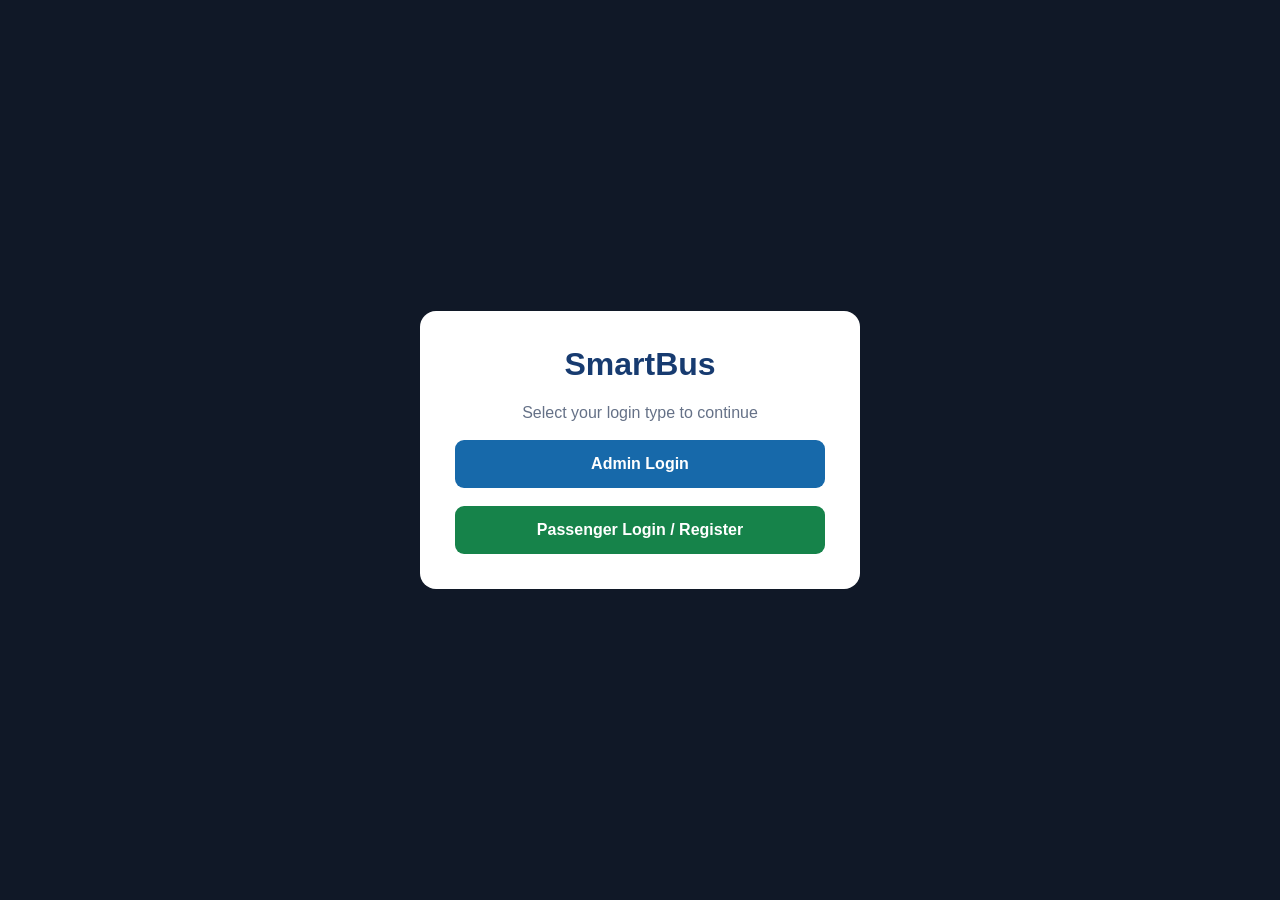
<file: CGL_OpenGL/WebApp/login.html>
<!DOCTYPE html>
<html lang="en">
<head>
<meta charset="UTF-8">
<meta name="viewport" content="width=device-width, initial-scale=1">
<title>SmartBus Login</title>
<style>
*{box-sizing:border-box}
body{margin:0;min-height:100vh;display:grid;place-items:center;background:#101827;font-family:Arial;padding:20px}
.panel{background:white;padding:35px;border-radius:16px;width:min(440px,100%);text-align:center}
h1{color:#173b70;margin-top:0}
p{color:#657187}
a{display:block;text-decoration:none;padding:15px;margin-top:18px;border-radius:9px;background:#1769aa;color:white;font-weight:bold}
a.passenger{background:#16834a}
</style>
</head>
<body>
<div class="panel">
<h1>SmartBus</h1>
<p>Select your login type to continue</p>
<a href="admin-login.html">Admin Login</a>
<a class="passenger" href="passenger-login.html">Passenger Login / Register</a>
</div>
</body>
</html>
</file>
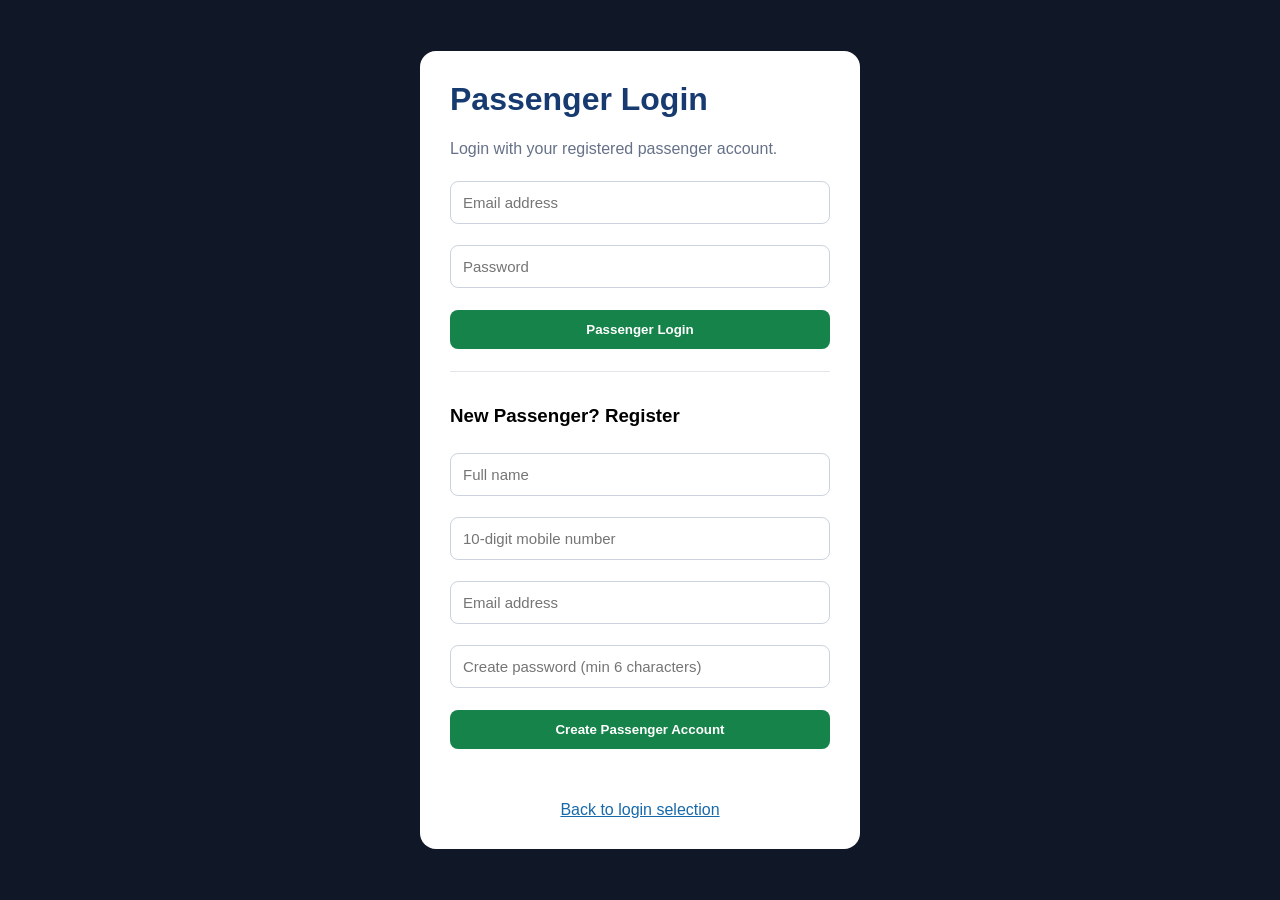
<file: CGL_OpenGL/WebApp/passenger-login.html>
<!DOCTYPE html>
<html lang="en">
<head>
<meta charset="UTF-8">
<meta name="viewport" content="width=device-width, initial-scale=1">
<title>SmartBus - Passenger Login</title>
<style>
*{box-sizing:border-box}
body{margin:0;min-height:100vh;display:grid;place-items:center;background:#101827;font-family:Arial;padding:20px}
.panel{background:white;width:min(440px,100%);padding:30px;border-radius:16px}
h1{color:#173b70;margin-top:0}
p{color:#657187}
input{width:100%;padding:12px;margin:7px 0 14px;border:1px solid #ccd3df;border-radius:8px;font-size:15px}
button{width:100%;padding:12px;border:0;border-radius:8px;background:#16834a;color:white;font-weight:bold;cursor:pointer;margin-top:8px}
.section{margin-top:22px;padding-top:15px;border-top:1px solid #e3e7ed}
#message{margin-top:12px;color:#b42318;min-height:22px}
a{display:block;text-align:center;margin-top:18px;color:#1769aa}
</style>
</head>
<body>
<div class="panel">
<h1>Passenger Login</h1>
<p>Login with your registered passenger account.</p>

<form id="loginForm">
<input id="email" type="email" placeholder="Email address" required>
<input id="password" type="password" placeholder="Password" required>
<button type="submit">Passenger Login</button>
</form>

<div class="section">
<h3>New Passenger? Register</h3>
<form id="registerForm">
<input id="regName" placeholder="Full name" required>
<input id="regPhone" type="tel" maxlength="10" placeholder="10-digit mobile number" required>
<input id="regEmail" type="email" placeholder="Email address" required>
<input id="regPassword" type="password" minlength="6" placeholder="Create password (min 6 characters)" required>
<button type="submit">Create Passenger Account</button>
</form>
</div>

<div id="message" role="status"></div>
<a href="login.html">Back to login selection</a>
</div>

<script>
"use strict";

const USERS_KEY = "smartBusUsers";
const SESSION_KEY = "smartBusSession";
const ADMIN_EMAIL = "admin@smartbus.local";

function getUsers() {
    try {
        return JSON.parse(localStorage.getItem(USERS_KEY) || "[]");
    } catch (_) {
        return [];
    }
}

function showMessage(message) {
    document.getElementById("message").textContent = message;
}

function enterPassenger(user) {
    localStorage.setItem(SESSION_KEY, JSON.stringify({
        name: user.name,
        email: user.email,
        phone: user.phone || "",
        role: "passenger",
        loginAt: new Date().toISOString()
    }));

    location.replace("index.html");
}

document.getElementById("loginForm").addEventListener("submit", function(event) {
    event.preventDefault();

    const email = document.getElementById("email").value.trim().toLowerCase();
    const password = document.getElementById("password").value;

    if (email === ADMIN_EMAIL) {
        showMessage("Admin must use the separate Admin Login page.");
        return;
    }

    const user = getUsers().find(item =>
        item.email.toLowerCase() === email && item.password === password
    );

    if (!user) {
        showMessage("Invalid passenger email or password. Register if you are new.");
        return;
    }

    enterPassenger(user);
});

document.getElementById("registerForm").addEventListener("submit", function(event) {
    event.preventDefault();

    const name = document.getElementById("regName").value.trim();
    const phone = document.getElementById("regPhone").value.trim();
    const email = document.getElementById("regEmail").value.trim().toLowerCase();
    const password = document.getElementById("regPassword").value;

    if (!/^[0-9]{10}$/.test(phone)) {
        showMessage("Enter a valid 10-digit mobile number.");
        return;
    }

    if (email === ADMIN_EMAIL) {
        showMessage("This email is reserved for the administrator.");
        return;
    }

    const users = getUsers();

    if (users.some(user => user.email.toLowerCase() === email)) {
        showMessage("An account with this email already exists.");
        return;
    }

    const user = {name, phone, email, password};
    users.push(user);
    localStorage.setItem(USERS_KEY, JSON.stringify(users));

    enterPassenger(user);
});
</script>
</body>
</html>
</file>
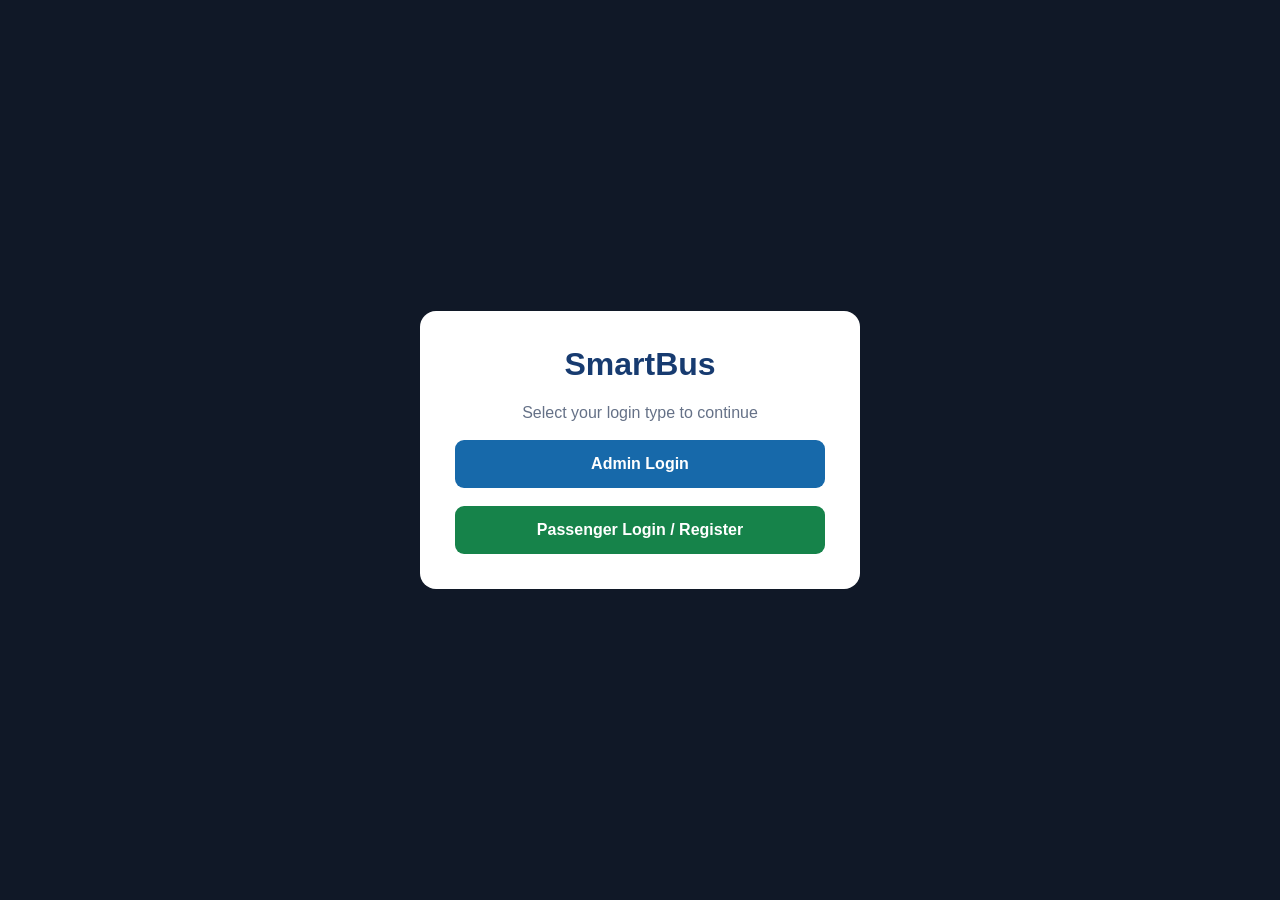
<file: CGL_OpenGL/WebApp/passengers.html>
﻿<!DOCTYPE html>
<html lang="en">
<head>
    <meta charset="UTF-8">
    <meta name="viewport" content="width=device-width, initial-scale=1.0">
    <title>Passenger Management - Smart Bus System</title>

    <style>
        * {
            margin: 0;
            padding: 0;
            box-sizing: border-box;
            font-family: Arial, sans-serif;
        }

        body {
            background: #f1f5f9;
            color: #1e293b;
        }

        .header {
            background: #0f172a;
            color: white;
            padding: 22px 40px;
            display: flex;
            justify-content: space-between;
            align-items: center;
        }

        .header h1 {
            font-size: 25px;
        }

        .header span {
            color: #94a3b8;
            font-size: 14px;
        }

        .container {
            padding: 30px 40px;
        }

        .top-section {
            display: flex;
            justify-content: space-between;
            align-items: center;
            margin-bottom: 25px;
            gap: 20px;
        }

        .top-section h2 {
            font-size: 25px;
        }

        .top-section p {
            color: #64748b;
            margin-top: 6px;
        }

        .add-btn {
            background: #2563eb;
            color: white;
            border: none;
            padding: 12px 22px;
            border-radius: 7px;
            cursor: pointer;
            font-size: 15px;
        }

        .add-btn:hover {
            background: #1d4ed8;
        }

        .search-box {
            background: white;
            padding: 18px;
            border-radius: 10px;
            margin-bottom: 22px;
            box-shadow: 0 3px 10px rgba(0,0,0,0.06);
        }

        .search-box input {
            width: 100%;
            padding: 12px;
            border: 1px solid #cbd5e1;
            border-radius: 7px;
            font-size: 14px;
            outline: none;
        }

        .search-box input:focus {
            border-color: #2563eb;
        }

        .table-container {
            background: white;
            border-radius: 12px;
            overflow-x: auto;
            box-shadow: 0 4px 12px rgba(0,0,0,0.08);
        }

        table {
            width: 100%;
            border-collapse: collapse;
            min-width: 750px;
        }

        th {
            background: #e2e8f0;
            padding: 15px;
            text-align: left;
            font-size: 14px;
        }

        td {
            padding: 15px;
            border-bottom: 1px solid #e2e8f0;
            font-size: 14px;
        }

        tr:hover {
            background: #f8fafc;
        }

        .status {
            padding: 5px 10px;
            border-radius: 20px;
            font-size: 12px;
            font-weight: bold;
        }

        .active {
            background: #dcfce7;
            color: #15803d;
        }

        .waiting {
            background: #fef3c7;
            color: #b45309;
        }

        .remove-btn {
            background: #fee2e2;
            color: #dc2626;
            border: none;
            padding: 7px 12px;
            border-radius: 5px;
            cursor: pointer;
        }

        .remove-btn:hover {
            background: #fecaca;
        }

        .back {
            display: inline-block;
            margin-top: 30px;
            color: #2563eb;
            text-decoration: none;
            font-weight: bold;
        }

        /* Modal */

        .modal {
            display: none;
            position: fixed;
            inset: 0;
            background: rgba(0,0,0,0.5);
            justify-content: center;
            align-items: center;
        }

        .modal-box {
            background: white;
            width: 420px;
            padding: 25px;
            border-radius: 12px;
        }

        .modal-box h2 {
            margin-bottom: 20px;
        }

        .modal-box input {
            width: 100%;
            padding: 11px;
            margin-bottom: 12px;
            border: 1px solid #cbd5e1;
            border-radius: 6px;
        }

        .modal-buttons {
            display: flex;
            gap: 10px;
        }

        .save-btn {
            flex: 1;
            background: #2563eb;
            color: white;
            border: none;
            padding: 11px;
            border-radius: 6px;
            cursor: pointer;
        }

        .cancel-btn {
            flex: 1;
            background: #e2e8f0;
            border: none;
            padding: 11px;
            border-radius: 6px;
            cursor: pointer;
        }

        .empty-message {
            text-align: center;
            padding: 25px;
            color: #64748b;
            display: none;
        }
    </style>
</head>

<body>

    <div class="header">

        <div>
            <h1>&#128652; Smart Bus Management System</h1>
            <span>Passenger Management Module</span>
        </div>

        <span>Admin Dashboard</span>

    </div>


    <div class="container">

        <div class="top-section">

            <div>
                <h2>Passenger Management</h2>

                <p>
                    Manage registered passengers and waiting passengers
                </p>
            </div>

            <button class="add-btn" onclick="openModal()">
                + Register Passenger
            </button>

        </div>


        <!-- Search -->

        <div class="search-box">

            <input
                type="text"
                id="searchInput"
                placeholder="Search by Passenger ID, name or destination..."
                onkeyup="searchPassenger()"
            >

        </div>


        <!-- Passenger Table -->

        <div class="table-container">

            <table>

                <thead>

                    <tr>
                        <th>Passenger ID</th>
                        <th>Name</th>
                        <th>Destination</th>
                        <th>Bus</th>
                        <th>Status</th>
                        <th>Action</th>
                    </tr>

                </thead>

                <tbody id="passengerTable">

                    <tr>
                        <td>P101</td>
                        <td>Yash</td>
                        <td>Pune</td>
                        <td>BUS-101</td>
                        <td>
                            <span class="status active">
                                BOOKED
                            </span>
                        </td>
                        <td>
                            <button
                                class="remove-btn"
                                onclick="removePassenger(this)">
                                Remove
                            </button>
                        </td>
                    </tr>


                    <tr>
                        <td>P102</td>
                        <td>Hitesh</td>
                        <td>Nashik</td>
                        <td>BUS-101</td>
                        <td>
                            <span class="status waiting">
                                WAITING
                            </span>
                        </td>
                        <td>
                            <button
                                class="remove-btn"
                                onclick="removePassenger(this)">
                                Remove
                            </button>
                        </td>
                    </tr>


                    <tr>
                        <td>P103</td>
                        <td>Sarthak</td>
                        <td>Mumbai</td>
                        <td>BUS-102</td>
                        <td>
                            <span class="status active">
                                BOOKED
                            </span>
                        </td>
                        <td>
                            <button
                                class="remove-btn"
                                onclick="removePassenger(this)">
                                Remove
                            </button>
                        </td>
                    </tr>


                    <tr>
                        <td>P104</td>
                        <td>Rahul</td>
                        <td>Pune</td>
                        <td>BUS-102</td>
                        <td>
                            <span class="status waiting">
                                WAITING
                            </span>
                        </td>
                        <td>
                            <button
                                class="remove-btn"
                                onclick="removePassenger(this)">
                                Remove
                            </button>
                        </td>
                    </tr>

                </tbody>

            </table>

            <div
                class="empty-message"
                id="emptyMessage">
                No passenger found.
            </div>

        </div>


        <a href="index.html" class="back">
            &larr; Back to Dashboard
        </a>

    </div>


    <!-- Register Passenger Popup -->

    <div class="modal" id="passengerModal">

        <div class="modal-box">

            <h2>Register Passenger</h2>

            <input
                type="text"
                id="passengerId"
                placeholder="Passenger ID (e.g. P105)"
            >

            <input
                type="text"
                id="passengerName"
                placeholder="Passenger Name"
            >

            <input
                type="text"
                id="destination"
                placeholder="Destination"
            >

            <input
                type="text"
                id="busNumber"
                placeholder="Bus Number (e.g. BUS-101)"
            >

            <div class="modal-buttons">

                <button
                    class="save-btn"
                    onclick="addPassenger()">
                    Register
                </button>

                <button
                    class="cancel-btn"
                    onclick="closeModal()">
                    Cancel
                </button>

            </div>

        </div>

    </div>


    <script>

        function openModal() {

            document.getElementById("passengerModal")
                .style.display = "flex";

        }


        function closeModal() {

            document.getElementById("passengerModal")
                .style.display = "none";

        }


        function addPassenger() {

            let id =
                document.getElementById("passengerId").value;

            let name =
                document.getElementById("passengerName").value;

            let destination =
                document.getElementById("destination").value;

            let bus =
                document.getElementById("busNumber").value;


            if (
                id === "" ||
                name === "" ||
                destination === "" ||
                bus === ""
            ) {

                alert("Please fill all fields.");

                return;

            }


            let table =
                document.getElementById("passengerTable");


            let row =
                document.createElement("tr");


            row.innerHTML = `

                <td>${id}</td>

                <td>${name}</td>

                <td>${destination}</td>

                <td>${bus}</td>

                <td>
                    <span class="status waiting">
                        WAITING
                    </span>
                </td>

                <td>
                    <button
                        class="remove-btn"
                        onclick="removePassenger(this)">
                        Remove
                    </button>
                </td>

            `;


            table.appendChild(row);


            closeModal();


            document.getElementById("passengerId").value = "";
            document.getElementById("passengerName").value = "";
            document.getElementById("destination").value = "";
            document.getElementById("busNumber").value = "";

        }


        function removePassenger(button) {

            if (
                confirm(
                    "Remove this passenger from the system?"
                )
            ) {

                button.closest("tr").remove();

            }

        }


        function searchPassenger() {

            let input =
                document.getElementById("searchInput")
                .value
                .toLowerCase();

            let rows =
                document
                .getElementById("passengerTable")
                .getElementsByTagName("tr");

            let found = false;


            for (let i = 0; i < rows.length; i++) {

                let text =
                    rows[i].innerText.toLowerCase();


                if (text.includes(input)) {

                    rows[i].style.display = "";
                    found = true;

                } else {

                    rows[i].style.display = "none";

                }

            }


            document.getElementById("emptyMessage")
                .style.display =
                found ? "none" : "block";

        }

    </script>

    <script src="auth.js"></script>

<!-- TRIPX_DS_CONTROLS -->
<style>
#tripxDSControls {
    display:flex; flex-wrap:wrap; gap:12px;
    margin:18px 0; padding:16px;
    background:#ffffff; border-radius:12px;
    box-shadow:0 3px 12px rgba(0,0,0,.07);
}
#tripxDSControls button {
    padding:11px 18px; border:0; border-radius:8px;
    background:#2563eb; color:white; font-weight:600;
    cursor:pointer;
}
#tripxDSControls button:hover { background:#1d4ed8; }
#tripxDSMessage {
    width:100%; color:#334155; font-size:14px;
}
.tripx-found { outline:3px solid #22c55e; }
</style>

<div id="tripxDSControls">
    <button type="button" id="tripxUndo">↶ Undo Last Removal</button>
    <button type="button" id="tripxQueue">👥 Process Waiting Passenger</button>
    <button type="button" id="tripxSort">↕ Sort by Name</button>
    <button type="button" id="tripxHash">⌕ Search Passenger ID</button>
    <div id="tripxDSMessage">Passenger management tools are ready.</div>
</div>

<script>
(function () {
    const panel = document.getElementById("tripxDSControls");
    const tbody = document.querySelector("table tbody");
    const message = document.getElementById("tripxDSMessage");

    if (!tbody) {
        message.textContent = "Passenger table not found. Please check the table structure.";
        return;
    }

    // STACK: store snapshots before passenger removal
    const undoStack = [];

    document.addEventListener("click", function (event) {
        const button = event.target.closest("button");
        if (!button || button.id === "tripxUndo") return;

        if (button.textContent.trim().toLowerCase().includes("remove")) {
            const before = tbody.innerHTML;
            setTimeout(function () {
                if (tbody.innerHTML !== before) {
                    undoStack.push(before);
                    message.textContent = "Removal action saved. Undo is available.";
                }
            }, 100);
        }
    }, true);

    document.getElementById("tripxUndo").addEventListener("click", function () {
        if (!undoStack.length) {
            message.textContent = "No recent removal available to undo.";
            return;
        }
        tbody.innerHTML = undoStack.pop();
        message.textContent = "Last passenger removal undone.";
    });

    // QUEUE: process the first passenger with WAITING status
    document.getElementById("tripxQueue").addEventListener("click", function () {
        const rows = Array.from(tbody.rows);
        const waitingRow = rows.find(row =>
            row.cells[4] &&
            row.cells[4].textContent.trim().toUpperCase().includes("WAITING")
        );

        if (!waitingRow) {
            message.textContent = "No passengers are currently waiting.";
            return;
        }

        const statusCell = waitingRow.cells[4];
        statusCell.textContent = "BOOKED";
        statusCell.style.color = "#15803d";
        statusCell.style.fontWeight = "bold";

        message.textContent = "Next waiting passenger processed: " +
            waitingRow.cells[1].textContent.trim();
    });

    // SORTING: alphabetical order by passenger name
    document.getElementById("tripxSort").addEventListener("click", function () {
        const rows = Array.from(tbody.rows);
        rows.sort((a, b) =>
            (a.cells[1]?.textContent || "").trim().localeCompare(
                (b.cells[1]?.textContent || "").trim()
            )
        );
        rows.forEach(row => tbody.appendChild(row));
        message.textContent = "Passengers sorted alphabetically by name.";
    });

    // HASHING: 23 buckets with linear probing
    document.getElementById("tripxHash").addEventListener("click", function () {
        const id = prompt("Enter Passenger ID (example: P101):");
        if (!id) return;

        const size = 23;
        const hashTable = new Array(size).fill(null);
        const rows = Array.from(tbody.rows);

        function hash(key) {
            let sum = 0;
            for (let i = 0; i < key.length; i++) sum += key.charCodeAt(i);
            return sum % size;
        }

        rows.forEach(row => {
            const key = row.cells[0]?.textContent.trim();
            if (!key) return;
            let index = hash(key);
            for (let i = 0; i < size; i++) {
                const slot = (index + i) % size;
                if (hashTable[slot] === null) {
                    hashTable[slot] = { key, row };
                    break;
                }
            }
        });

        let index = hash(id.trim());
        let found = null;

        for (let i = 0; i < size; i++) {
            const item = hashTable[(index + i) % size];
            if (item === null) break;
            if (item.key.toLowerCase() === id.trim().toLowerCase()) {
                found = item.row;
                break;
            }
        }

        rows.forEach(row => row.classList.remove("tripx-found"));

        if (found) {
            found.classList.add("tripx-found");
            found.scrollIntoView({ behavior: "smooth", block: "center" });
            message.textContent = "Passenger found: " + id;
        } else {
            message.textContent = "Passenger ID not found: " + id;
        }
    });

    // Place controls immediately before the passenger table
    const table = panel.nextElementSibling;
    if (table && table.tagName === "TABLE") {
        table.parentNode.insertBefore(panel, table);
    }
})();
</script>
<!-- END TRIPX_DS_CONTROLS -->

</body>
</html>
</file>
<file: CGL_OpenGL/WebApp/style.css>
* {
    margin: 0;
    padding: 0;
    box-sizing: border-box;
}

:root {
    --background: #f4f7fb;
    --white: #ffffff;
    --sidebar: #0b1424;
    --sidebar-light: #17243a;
    --text: #182235;
    --muted: #7a8496;
    --border: #e5eaf1;

    --blue: #2563eb;
    --green: #16a36a;
    --orange: #e68a18;
    --purple: #7c4dce;
}

body {
    font-family: Arial, Helvetica, sans-serif;
    background: var(--background);
    color: var(--text);
    min-height: 100vh;
}


/* =====================================================
   SIDEBAR
   ===================================================== */

.sidebar {
    position: fixed;
    left: 0;
    top: 0;

    width: 250px;
    height: 100vh;

    background: var(--sidebar);
    color: white;

    padding: 28px 18px;

    display: flex;
    flex-direction: column;
}


/* BRAND */

.brand {
    display: flex;
    align-items: center;
    gap: 12px;

    padding: 0 10px 30px;

    border-bottom: 1px solid rgba(255,255,255,0.08);
}

.brand-icon {
    width: 42px;
    height: 42px;

    border-radius: 11px;

    background: linear-gradient(
        135deg,
        #3b82f6,
        #1d4ed8
    );

    display: flex;
    align-items: center;
    justify-content: center;

    font-size: 13px;
    font-weight: bold;

    letter-spacing: 1px;
}

.brand h2 {
    font-size: 20px;
}

.brand span {
    display: block;

    margin-top: 3px;

    color: #8793a7;

    font-size: 9px;

    text-transform: uppercase;

    letter-spacing: 0.7px;
}


/* NAVIGATION */

.navigation {
    padding-top: 25px;
}

.nav-item {
    display: flex;
    align-items: center;

    gap: 13px;

    color: #9ca8ba;

    text-decoration: none;

    padding: 13px 14px;

    margin-bottom: 7px;

    border-radius: 9px;

    font-size: 13px;

    transition: 0.2s;
}

.nav-item:hover {
    color: white;

    background: var(--sidebar-light);
}

.nav-item.active {
    background: #1e3a70;

    color: white;
}

.nav-icon {
    width: 20px;

    text-align: center;

    font-size: 17px;
}


/* SIDEBAR FOOTER */

.sidebar-footer {
    margin-top: auto;
}

.system-status {
    background: rgba(255,255,255,0.05);

    border: 1px solid rgba(255,255,255,0.07);

    border-radius: 10px;

    padding: 13px;

    display: flex;

    gap: 10px;

    align-items: center;
}

.status-dot {
    width: 9px;
    height: 9px;

    background: #22c55e;

    border-radius: 50%;

    box-shadow:
        0 0 0 4px rgba(34,197,94,0.1);
}

.system-status strong {
    display: block;

    font-size: 11px;
}

.system-status small {
    color: #7f8ba0;

    font-size: 9px;
}

.sidebar-footer > p {
    color: #657186;

    font-size: 9px;

    text-align: center;

    margin-top: 16px;
}


/* =====================================================
   MAIN CONTENT
   ===================================================== */

.main-content {
    margin-left: 250px;

    padding: 28px 38px;

    max-width: 1600px;
}


/* =====================================================
   TOP BAR
   ===================================================== */

.topbar {
    display: flex;

    align-items: center;

    justify-content: space-between;

    margin-bottom: 25px;
}

.page-label {
    color: var(--blue);

    font-size: 9px;

    font-weight: bold;

    letter-spacing: 1.6px;

    margin-bottom: 4px;
}

.topbar h1 {
    font-size: 27px;

    letter-spacing: -1px;
}

.profile {
    display: flex;

    align-items: center;

    gap: 11px;
}

.profile-text {
    text-align: right;
}

.profile-text strong {
    display: block;

    font-size: 12px;
}

.profile-text span {
    color: var(--muted);

    font-size: 10px;
}

.avatar {
    width: 38px;
    height: 38px;

    border-radius: 50%;

    background: #dbe7ff;

    color: var(--blue);

    display: flex;

    align-items: center;
    justify-content: center;

    font-weight: bold;
}


/* =====================================================
   WELCOME BANNER
   ===================================================== */

.welcome-banner {
    position: relative;

    min-height: 205px;

    background:
        linear-gradient(
            105deg,
            #102b58,
            #1e4b94
        );

    border-radius: 15px;

    padding: 31px 35px;

    overflow: hidden;

    color: white;

    box-shadow:
        0 12px 30px rgba(19,56,112,0.15);
}

.welcome-content {
    position: relative;

    z-index: 2;

    max-width: 650px;
}

.welcome-tag {
    display: inline-block;

    background: rgba(255,255,255,0.13);

    border: 1px solid rgba(255,255,255,0.15);

    padding: 6px 9px;

    border-radius: 5px;

    font-size: 8px;

    font-weight: bold;

    letter-spacing: 1px;
}

.welcome-banner h2 {
    font-size: 27px;

    margin: 14px 0 8px;

    letter-spacing: -0.8px;
}

.welcome-banner p {
    color: #c8d8f1;

    font-size: 12px;

    line-height: 1.7;

    max-width: 550px;
}

.module-tags {
    display: flex;

    gap: 7px;

    margin-top: 18px;
}

.module-tags span {
    border: 1px solid rgba(255,255,255,0.2);

    background: rgba(255,255,255,0.08);

    padding: 5px 10px;

    border-radius: 5px;

    font-size: 9px;

    font-weight: bold;
}


/* =====================================================
   BUS ILLUSTRATION
   ===================================================== */

.bus-illustration {
    position: absolute;

    right: 55px;

    top: 34px;

    width: 220px;

    height: 150px;

    opacity: 0.85;

    transform: rotate(-4deg);
}

.bus-body {
    position: absolute;

    left: 20px;

    top: 42px;

    width: 180px;

    height: 83px;

    border-radius: 25px 25px 17px 17px;

    background: #f5f8ff;

    border: 5px solid #d9e6fb;

    box-shadow:
        0 12px 18px rgba(0,0,0,0.15);
}

.bus-top {
    position: absolute;

    left: 50px;

    top: 20px;

    width: 120px;

    height: 45px;

    border-radius: 14px 14px 5px 5px;

    background: #244b83;

    border: 3px solid #d9e6fb;

    z-index: 2;

    display: flex;

    justify-content: center;

    gap: 7px;

    padding-top: 8px;
}

.bus-window {
    width: 27px;

    height: 19px;

    border-radius: 4px;

    background: #76a9dc;
}

.bus-front {
    position: absolute;

    right: 8px;

    top: 18px;

    width: 22px;

    height: 44px;

    border-radius: 10px;

    background: #a9c5e7;
}

.bus-light {
    position: absolute;

    width: 9px;

    height: 9px;

    border-radius: 50%;

    background: #f4c95d;

    bottom: 8px;
}

.left-light {
    left: 13px;
}

.right-light {
    right: 13px;
}

.bus-wheel {
    position: absolute;

    width: 31px;

    height: 31px;

    border-radius: 50%;

    background: #0b1424;

    border: 6px solid #55637a;

    bottom: 8px;

    z-index: 4;
}

.wheel-left {
    left: 38px;
}

.wheel-right {
    right: 38px;
}


/* =====================================================
   STATISTICS
   ===================================================== */

.stats-grid {
    display: grid;

    grid-template-columns:
        repeat(4, 1fr);

    gap: 16px;

    margin: 20px 0;
}

.stat-card {
    background: white;

    border: 1px solid var(--border);

    border-radius: 12px;

    padding: 18px;

    display: flex;

    align-items: center;

    gap: 14px;

    box-shadow:
        0 8px 25px rgba(25,42,70,0.06);
}

.stat-icon {
    width: 43px;
    height: 43px;

    border-radius: 10px;

    display: flex;

    align-items: center;
    justify-content: center;

    font-size: 18px;

    font-weight: bold;
}

.stat-icon.blue {
    background: #e8f0ff;

    color: #2563eb;
}

.stat-icon.green {
    background: #e5f8ef;

    color: #16a36a;
}

.stat-icon.orange {
    background: #fff2df;

    color: #e68a18;
}

.stat-icon.purple {
    background: #f0e9ff;

    color: #7c4dce;
}

.stat-card span {
    display: block;

    color: var(--muted);

    font-size: 10px;

    margin-bottom: 3px;
}

.stat-card strong {
    font-size: 22px;

    display: block;
}

.stat-card small {
    display: block;

    color: #9aa3b2;

    font-size: 9px;

    margin-top: 2px;
}


/* =====================================================
   PANELS
   ===================================================== */

.dashboard-grid {
    display: grid;

    grid-template-columns:
        1.4fr 1fr;

    gap: 16px;

    margin-bottom: 16px;
}

.panel {
    background: white;

    border: 1px solid var(--border);

    border-radius: 12px;

    padding: 21px;

    box-shadow:
        0 8px 25px rgba(25,42,70,0.06);
}

.panel-header {
    display: flex;

    justify-content: space-between;

    align-items: center;

    margin-bottom: 17px;
}

.section-label {
    color: var(--blue);

    font-size: 8px;

    font-weight: bold;

    letter-spacing: 1.2px;
}

.panel h3 {
    font-size: 15px;

    margin-top: 3px;
}

.view-link {
    color: var(--blue);

    font-size: 10px;

    text-decoration: none;

    font-weight: bold;
}


/* =====================================================
   BUS SERVICES
   ===================================================== */

.service-list {
    display: flex;

    flex-direction: column;
}

.service-row {
    display: flex;

    align-items: center;

    padding: 12px 0;

    border-top: 1px solid #eef1f5;
}

.route-icon {
    width: 35px;

    height: 35px;

    border-radius: 8px;

    background: #edf3ff;

    color: var(--blue);

    display: flex;

    align-items: center;
    justify-content: center;

    font-weight: bold;

    margin-right: 11px;
}

.route-details {
    flex: 1;
}

.route-details strong {
    display: block;

    font-size: 11px;
}

.route-details strong span {
    color: var(--blue);

    padding: 0 3px;
}

.route-details small {
    color: var(--muted);

    font-size: 9px;

    margin-top: 4px;

    display: block;
}

.service-status {
    font-size: 9px;

    padding: 5px 8px;

    border-radius: 5px;

    font-weight: bold;
}

.service-status.available {
    background: #e8f8f0;

    color: #138052;
}

.service-status.limited {
    background: #fff3df;

    color: #b66a00;
}


/* =====================================================
   QUICK ACTIONS
   ===================================================== */

.quick-actions {
    display: flex;

    flex-direction: column;

    gap: 9px;
}

.action-card {
    display: flex;

    align-items: center;

    gap: 10px;

    padding: 11px;

    border: 1px solid #edf0f4;

    border-radius: 8px;

    text-decoration: none;

    color: var(--text);

    transition: 0.2s;
}

.action-card:hover {
    border-color: #cbd8ef;

    transform: translateX(2px);
}

.action-icon {
    width: 34px;

    height: 34px;

    border-radius: 8px;

    display: flex;

    align-items: center;
    justify-content: center;

    font-weight: bold;
}

.action-icon.blue {
    background: #e8f0ff;

    color: #2563eb;
}

.action-icon.green {
    background: #e5f8ef;

    color: #16a36a;
}

.action-icon.orange {
    background: #fff2df;

    color: #e68a18;
}

.action-card div:nth-child(2) {
    flex: 1;
}

.action-card strong {
    display: block;

    font-size: 10px;
}

.action-card small {
    display: block;

    color: var(--muted);

    font-size: 8px;

    margin-top: 3px;
}

.action-card > span {
    color: #9ba5b5;

    font-size: 14px;
}


/* =====================================================
   PROJECT MODULES
   ===================================================== */

.modules-panel {
    margin-bottom: 16px;
}

.module-count {
    color: var(--muted);

    font-size: 9px;
}

.module-grid {
    display: grid;

    grid-template-columns:
        repeat(4, 1fr);

    gap: 12px;
}

.module-card {
    display: flex;

    gap: 10px;

    padding: 15px;

    border: 1px solid #edf0f4;

    border-radius: 9px;

    background: #fbfcfe;
}

.module-number {
    color: #c4ccd8;

    font-size: 16px;

    font-weight: bold;
}

.module-content {
    flex: 1;
}

.module-content h4 {
    font-size: 10px;

    margin-bottom: 5px;
}

.module-content p {
    color: var(--muted);

    font-size: 8px;

    line-height: 1.5;

    min-height: 25px;
}

.module-badge {
    display: inline-block;

    color: var(--blue);

    background: #edf3ff;

    border-radius: 4px;

    padding: 4px 6px;

    font-size: 7px;

    font-weight: bold;

    margin-top: 7px;
}


/* =====================================================
   FOOTER
   ===================================================== */

.footer {
    display: flex;

    justify-content: space-between;

    color: #929baa;

    font-size: 8px;

    padding: 6px 3px 15px;
}


/* =====================================================
   RESPONSIVE DESIGN
   ===================================================== */

@media (max-width: 1100px) {

    .sidebar {
        width: 215px;
    }

    .main-content {
        margin-left: 215px;

        padding: 25px;
    }

    .stats-grid {
        grid-template-columns:
            repeat(2, 1fr);
    }

    .module-grid {
        grid-template-columns:
            repeat(2, 1fr);
    }

    .bus-illustration {
        right: 20px;

        opacity: 0.35;
    }
}


@media (max-width: 800px) {

    .sidebar {
        position: relative;

        width: 100%;

        height: auto;
    }

    .navigation {
        display: flex;

        flex-wrap: wrap;

        gap: 5px;
    }

    .nav-item {
        margin-bottom: 0;
    }

    .sidebar-footer {
        margin-top: 20px;
    }

    .main-content {
        margin-left: 0;

        padding: 20px;
    }

    .dashboard-grid {
        grid-template-columns: 1fr;
    }

    .module-grid {
        grid-template-columns: 1fr;
    }

    .bus-illustration {
        display: none;
    }
}


@media (max-width: 520px) {

    .stats-grid {
        grid-template-columns: 1fr;
    }

    .topbar {
        align-items: flex-start;
    }

    .profile-text {
        display: none;
    }

    .welcome-banner {
        padding: 25px;
    }

    .welcome-banner h2 {
        font-size: 22px;
    }

    .footer {
        flex-direction: column;

        gap: 5px;
    }
}
/* ================= TRIPX DASHBOARD REDESIGN ================= */
.tripx-search-panel {
    margin: 26px 0;
    padding: 30px;
    border-radius: 22px;
    color: #172554;
    background: linear-gradient(130deg, #eef5ff, #f7f4ff 58%, #fff7ed);
    border: 1px solid #e1e8f5;
    box-shadow: 0 12px 35px rgba(31, 54, 94, .08);
}
.tripx-search-heading, .tripx-type-heading, .tripx-fare-result {
    display: flex;
    align-items: center;
    justify-content: space-between;
    gap: 18px;
}
.tripx-eyebrow {
    color: #5369a3;
    font-size: 11px;
    font-weight: 800;
    letter-spacing: 1.7px;
}
.tripx-search-heading h2 {
    margin: 8px 0;
    font-size: clamp(23px, 3vw, 34px);
    color: #172554;
}
.tripx-search-heading p {
    margin: 0;
    color: #64748b;
}
.tripx-rating-summary {
    padding: 13px 18px;
    background: white;
    border: 1px solid #e6eaf2;
    border-radius: 14px;
    min-width: 130px;
}
.tripx-rating-summary strong {
    display: block;
    font-size: 24px;
}
.tripx-rating-summary strong span, .tripx-rating strong {
    color: #e69b22;
}
.tripx-rating-summary small, .tripx-rating small {
    display: block;
    color: #64748b;
    font-size: 11px;
}
.tripx-search-fields {
    display: grid;
    grid-template-columns: 1fr 28px 1fr 1fr auto;
    align-items: end;
    gap: 12px;
    margin-top: 26px;
    padding: 16px;
    background: white;
    border: 1px solid #e3e8f1;
    border-radius: 16px;
}
.tripx-search-fields label {
    display: flex;
    flex-direction: column;
    gap: 8px;
    min-width: 0;
}
.tripx-search-fields label span, .tripx-fare-result div > span {
    color: #64748b;
    font-size: 10px;
    font-weight: 800;
    letter-spacing: 1px;
}
.tripx-search-fields select, .tripx-search-fields input {
    width: 100%;
    min-width: 0;
    padding: 12px 10px;
    border: 1px solid #dbe2ee;
    border-radius: 9px;
    background: #fbfcff;
    color: #172554;
    font: inherit;
    box-sizing: border-box;
}
.tripx-route-arrow {
    align-self: center;
    padding-top: 20px;
    text-align: center;
    color: #6479b9;
    font-size: 22px;
}
#tripxSearchBtn {
    padding: 14px 20px;
    border: 0;
    border-radius: 10px;
    color: white;
    background: #3456a1;
    font-weight: 800;
    cursor: pointer;
    white-space: nowrap;
}
#tripxSearchBtn:hover { background: #243f80; }
.tripx-type-area { margin-top: 27px; }
.tripx-type-heading h3, .tripx-route-strip h3 {
    margin: 5px 0 0;
    color: #172554;
}
.tripx-demo-note {
    color: #7b8497;
    font-size: 11px;
}
.tripx-type-grid {
    display: grid;
    grid-template-columns: repeat(4, minmax(0, 1fr));
    gap: 12px;
    margin-top: 15px;
}
.tripx-type-card {
    display: flex;
    flex-direction: column;
    align-items: flex-start;
    gap: 7px;
    padding: 16px;
    text-align: left;
    border: 1px solid #dce3ef;
    border-radius: 13px;
    background: white;
    color: #253453;
    cursor: pointer;
    transition: .18s ease;
}
.tripx-type-card:hover, .tripx-type-card.selected {
    border-color: #5575c2;
    box-shadow: 0 0 0 2px rgba(85,117,194,.12);
    background: #f8faff;
}
.tripx-type-icon { font-size: 22px; }
.tripx-type-card strong { font-size: 13px; }
.tripx-type-card b { color: #3456a1; font-size: 15px; }
.tripx-type-card small { color: #7b8497; font-size: 11px; }
.tripx-fare-result {
    margin-top: 16px;
    padding: 16px 19px;
    background: white;
    border: 1px solid #e5eaf2;
    border-radius: 13px;
}
.tripx-fare-result div:first-child strong {
    display: block;
    margin: 3px 0;
    font-size: 27px;
    color: #1e3a70;
}
.tripx-fare-result small { color: #7b8497; font-size: 11px; }
.tripx-rating { text-align: right; }
.tripx-rating strong { display: block; font-size: 16px; }
.tripx-route-strip {
    margin: 20px 0 26px;
    padding: 22px;
    border: 1px solid #e5eaf2;
    border-radius: 17px;
    background: white;
}
.tripx-route-chips {
    display: flex;
    flex-wrap: wrap;
    gap: 9px;
    margin-top: 14px;
}
.tripx-route-chips span {
    padding: 9px 13px;
    border-radius: 30px;
    background: #f1f5fb;
    color: #3c527d;
    font-size: 12px;
    font-weight: 650;
}
@media (max-width: 900px) {
    .tripx-search-fields { grid-template-columns: 1fr 24px 1fr; }
    .tripx-search-fields label:nth-of-type(3) { grid-column: 1 / 3; }
    #tripxSearchBtn { grid-column: 3; }
    .tripx-type-grid { grid-template-columns: repeat(2, minmax(0, 1fr)); }
}
@media (max-width: 560px) {
    .tripx-search-panel { padding: 18px; }
    .tripx-search-heading { align-items: flex-start; flex-direction: column; }
    .tripx-search-fields { grid-template-columns: 1fr; }
    .tripx-route-arrow { display: none; }
    .tripx-search-fields label:nth-of-type(3), #tripxSearchBtn { grid-column: auto; }
    .tripx-type-grid { grid-template-columns: 1fr 1fr; }
    .tripx-fare-result { align-items: flex-start; }
}

/* TripX dashboard search results */
.tripx-search-results {
    margin: 24px 0;
    padding: 22px;
    background: #ffffff;
    border: 1px solid #e5e7eb;
    border-radius: 16px;
}
.tripx-search-results h3 {
    margin: 0 0 8px;
    color: #172554;
}
.tripx-results-list {
    display: grid;
    grid-template-columns: repeat(auto-fit, minmax(230px, 1fr));
    gap: 16px;
    margin-top: 16px;
}
.tripx-result-card {
    padding: 18px;
    border: 1px solid #e5e7eb;
    border-radius: 13px;
    background: #f8fafc;
    display: flex;
    flex-direction: column;
    gap: 9px;
}
.tripx-result-card h4 {
    margin: 0;
    font-size: 19px;
    color: #172554;
}
.tripx-result-card p {
    margin: 0;
    color: #475569;
    font-size: 14px;
}
.tripx-result-card strong {
    color: #0f766e;
    font-size: 18px;
}
.tripx-result-card small {
    color: #64748b;
}
.tripx-result-card button {
    margin-top: 8px;
    padding: 11px 14px;
    border: 0;
    border-radius: 8px;
    background: #ea580c;
    color: white;
    font-weight: 600;
    cursor: pointer;
}

/* TripX main dashboard branding */
.topbar { display:flex; align-items:center; justify-content:space-between; gap:20px; flex-wrap:wrap; }
.tripx-main-brand { display:flex; flex-direction:column; gap:0; }
.tripx-main-logo { margin:0; font-size:clamp(38px,5vw,54px); line-height:1; font-weight:900; letter-spacing:-2px; color:#ea580c; }
.tripx-dashboard-label { margin:7px 0 0; font-size:17px; font-weight:700; color:#172554; }
.tripx-partner { display:flex; flex-direction:column; align-items:flex-end; gap:4px; padding:12px 18px; border:1px solid #fed7aa; border-radius:13px; background:linear-gradient(135deg,#fff7ed,#fff); }
.tripx-partner-label { color:#c2410c; font-size:10px; font-weight:800; letter-spacing:1.5px; }
.tripx-partner strong { color:#172554; font-size:18px; }
.tripx-partner small { color:#64748b; font-size:11px; }
@media(max-width:600px) { .tripx-partner { align-items:flex-start; } }
</file>
<file: SmartBusManagement-main/CGL_OpenGL/WebApp/style.css>
* {
    margin: 0;
    padding: 0;
    box-sizing: border-box;
}

:root {
    --background: #f4f7fb;
    --white: #ffffff;
    --sidebar: #0b1424;
    --sidebar-light: #17243a;
    --text: #182235;
    --muted: #7a8496;
    --border: #e5eaf1;

    --blue: #2563eb;
    --green: #16a36a;
    --orange: #e68a18;
    --purple: #7c4dce;
}

body {
    font-family: Arial, Helvetica, sans-serif;
    background: var(--background);
    color: var(--text);
    min-height: 100vh;
}


/* =====================================================
   SIDEBAR
   ===================================================== */

.sidebar {
    position: fixed;
    left: 0;
    top: 0;

    width: 250px;
    height: 100vh;

    background: var(--sidebar);
    color: white;

    padding: 28px 18px;

    display: flex;
    flex-direction: column;
}


/* BRAND */

.brand {
    display: flex;
    align-items: center;
    gap: 12px;

    padding: 0 10px 30px;

    border-bottom: 1px solid rgba(255,255,255,0.08);
}

.brand-icon {
    width: 42px;
    height: 42px;

    border-radius: 11px;

    background: linear-gradient(
        135deg,
        #3b82f6,
        #1d4ed8
    );

    display: flex;
    align-items: center;
    justify-content: center;

    font-size: 13px;
    font-weight: bold;

    letter-spacing: 1px;
}

.brand h2 {
    font-size: 20px;
}

.brand span {
    display: block;

    margin-top: 3px;

    color: #8793a7;

    font-size: 9px;

    text-transform: uppercase;

    letter-spacing: 0.7px;
}


/* NAVIGATION */

.navigation {
    padding-top: 25px;
}

.nav-item {
    display: flex;
    align-items: center;

    gap: 13px;

    color: #9ca8ba;

    text-decoration: none;

    padding: 13px 14px;

    margin-bottom: 7px;

    border-radius: 9px;

    font-size: 13px;

    transition: 0.2s;
}

.nav-item:hover {
    color: white;

    background: var(--sidebar-light);
}

.nav-item.active {
    background: #1e3a70;

    color: white;
}

.nav-icon {
    width: 20px;

    text-align: center;

    font-size: 17px;
}


/* SIDEBAR FOOTER */

.sidebar-footer {
    margin-top: auto;
}

.system-status {
    background: rgba(255,255,255,0.05);

    border: 1px solid rgba(255,255,255,0.07);

    border-radius: 10px;

    padding: 13px;

    display: flex;

    gap: 10px;

    align-items: center;
}

.status-dot {
    width: 9px;
    height: 9px;

    background: #22c55e;

    border-radius: 50%;

    box-shadow:
        0 0 0 4px rgba(34,197,94,0.1);
}

.system-status strong {
    display: block;

    font-size: 11px;
}

.system-status small {
    color: #7f8ba0;

    font-size: 9px;
}

.sidebar-footer > p {
    color: #657186;

    font-size: 9px;

    text-align: center;

    margin-top: 16px;
}


/* =====================================================
   MAIN CONTENT
   ===================================================== */

.main-content {
    margin-left: 250px;

    padding: 28px 38px;

    max-width: 1600px;
}


/* =====================================================
   TOP BAR
   ===================================================== */

.topbar {
    display: flex;

    align-items: center;

    justify-content: space-between;

    margin-bottom: 25px;
}

.page-label {
    color: var(--blue);

    font-size: 9px;

    font-weight: bold;

    letter-spacing: 1.6px;

    margin-bottom: 4px;
}

.topbar h1 {
    font-size: 27px;

    letter-spacing: -1px;
}

.profile {
    display: flex;

    align-items: center;

    gap: 11px;
}

.profile-text {
    text-align: right;
}

.profile-text strong {
    display: block;

    font-size: 12px;
}

.profile-text span {
    color: var(--muted);

    font-size: 10px;
}

.avatar {
    width: 38px;
    height: 38px;

    border-radius: 50%;

    background: #dbe7ff;

    color: var(--blue);

    display: flex;

    align-items: center;
    justify-content: center;

    font-weight: bold;
}


/* =====================================================
   WELCOME BANNER
   ===================================================== */

.welcome-banner {
    position: relative;

    min-height: 205px;

    background:
        linear-gradient(
            105deg,
            #102b58,
            #1e4b94
        );

    border-radius: 15px;

    padding: 31px 35px;

    overflow: hidden;

    color: white;

    box-shadow:
        0 12px 30px rgba(19,56,112,0.15);
}

.welcome-content {
    position: relative;

    z-index: 2;

    max-width: 650px;
}

.welcome-tag {
    display: inline-block;

    background: rgba(255,255,255,0.13);

    border: 1px solid rgba(255,255,255,0.15);

    padding: 6px 9px;

    border-radius: 5px;

    font-size: 8px;

    font-weight: bold;

    letter-spacing: 1px;
}

.welcome-banner h2 {
    font-size: 27px;

    margin: 14px 0 8px;

    letter-spacing: -0.8px;
}

.welcome-banner p {
    color: #c8d8f1;

    font-size: 12px;

    line-height: 1.7;

    max-width: 550px;
}

.module-tags {
    display: flex;

    gap: 7px;

    margin-top: 18px;
}

.module-tags span {
    border: 1px solid rgba(255,255,255,0.2);

    background: rgba(255,255,255,0.08);

    padding: 5px 10px;

    border-radius: 5px;

    font-size: 9px;

    font-weight: bold;
}


/* =====================================================
   BUS ILLUSTRATION
   ===================================================== */

.bus-illustration {
    position: absolute;

    right: 55px;

    top: 34px;

    width: 220px;

    height: 150px;

    opacity: 0.85;

    transform: rotate(-4deg);
}

.bus-body {
    position: absolute;

    left: 20px;

    top: 42px;

    width: 180px;

    height: 83px;

    border-radius: 25px 25px 17px 17px;

    background: #f5f8ff;

    border: 5px solid #d9e6fb;

    box-shadow:
        0 12px 18px rgba(0,0,0,0.15);
}

.bus-top {
    position: absolute;

    left: 50px;

    top: 20px;

    width: 120px;

    height: 45px;

    border-radius: 14px 14px 5px 5px;

    background: #244b83;

    border: 3px solid #d9e6fb;

    z-index: 2;

    display: flex;

    justify-content: center;

    gap: 7px;

    padding-top: 8px;
}

.bus-window {
    width: 27px;

    height: 19px;

    border-radius: 4px;

    background: #76a9dc;
}

.bus-front {
    position: absolute;

    right: 8px;

    top: 18px;

    width: 22px;

    height: 44px;

    border-radius: 10px;

    background: #a9c5e7;
}

.bus-light {
    position: absolute;

    width: 9px;

    height: 9px;

    border-radius: 50%;

    background: #f4c95d;

    bottom: 8px;
}

.left-light {
    left: 13px;
}

.right-light {
    right: 13px;
}

.bus-wheel {
    position: absolute;

    width: 31px;

    height: 31px;

    border-radius: 50%;

    background: #0b1424;

    border: 6px solid #55637a;

    bottom: 8px;

    z-index: 4;
}

.wheel-left {
    left: 38px;
}

.wheel-right {
    right: 38px;
}


/* =====================================================
   STATISTICS
   ===================================================== */

.stats-grid {
    display: grid;

    grid-template-columns:
        repeat(4, 1fr);

    gap: 16px;

    margin: 20px 0;
}

.stat-card {
    background: white;

    border: 1px solid var(--border);

    border-radius: 12px;

    padding: 18px;

    display: flex;

    align-items: center;

    gap: 14px;

    box-shadow:
        0 8px 25px rgba(25,42,70,0.06);
}

.stat-icon {
    width: 43px;
    height: 43px;

    border-radius: 10px;

    display: flex;

    align-items: center;
    justify-content: center;

    font-size: 18px;

    font-weight: bold;
}

.stat-icon.blue {
    background: #e8f0ff;

    color: #2563eb;
}

.stat-icon.green {
    background: #e5f8ef;

    color: #16a36a;
}

.stat-icon.orange {
    background: #fff2df;

    color: #e68a18;
}

.stat-icon.purple {
    background: #f0e9ff;

    color: #7c4dce;
}

.stat-card span {
    display: block;

    color: var(--muted);

    font-size: 10px;

    margin-bottom: 3px;
}

.stat-card strong {
    font-size: 22px;

    display: block;
}

.stat-card small {
    display: block;

    color: #9aa3b2;

    font-size: 9px;

    margin-top: 2px;
}


/* =====================================================
   PANELS
   ===================================================== */

.dashboard-grid {
    display: grid;

    grid-template-columns:
        1.4fr 1fr;

    gap: 16px;

    margin-bottom: 16px;
}

.panel {
    background: white;

    border: 1px solid var(--border);

    border-radius: 12px;

    padding: 21px;

    box-shadow:
        0 8px 25px rgba(25,42,70,0.06);
}

.panel-header {
    display: flex;

    justify-content: space-between;

    align-items: center;

    margin-bottom: 17px;
}

.section-label {
    color: var(--blue);

    font-size: 8px;

    font-weight: bold;

    letter-spacing: 1.2px;
}

.panel h3 {
    font-size: 15px;

    margin-top: 3px;
}

.view-link {
    color: var(--blue);

    font-size: 10px;

    text-decoration: none;

    font-weight: bold;
}


/* =====================================================
   BUS SERVICES
   ===================================================== */

.service-list {
    display: flex;

    flex-direction: column;
}

.service-row {
    display: flex;

    align-items: center;

    padding: 12px 0;

    border-top: 1px solid #eef1f5;
}

.route-icon {
    width: 35px;

    height: 35px;

    border-radius: 8px;

    background: #edf3ff;

    color: var(--blue);

    display: flex;

    align-items: center;
    justify-content: center;

    font-weight: bold;

    margin-right: 11px;
}

.route-details {
    flex: 1;
}

.route-details strong {
    display: block;

    font-size: 11px;
}

.route-details strong span {
    color: var(--blue);

    padding: 0 3px;
}

.route-details small {
    color: var(--muted);

    font-size: 9px;

    margin-top: 4px;

    display: block;
}

.service-status {
    font-size: 9px;

    padding: 5px 8px;

    border-radius: 5px;

    font-weight: bold;
}

.service-status.available {
    background: #e8f8f0;

    color: #138052;
}

.service-status.limited {
    background: #fff3df;

    color: #b66a00;
}


/* =====================================================
   QUICK ACTIONS
   ===================================================== */

.quick-actions {
    display: flex;

    flex-direction: column;

    gap: 9px;
}

.action-card {
    display: flex;

    align-items: center;

    gap: 10px;

    padding: 11px;

    border: 1px solid #edf0f4;

    border-radius: 8px;

    text-decoration: none;

    color: var(--text);

    transition: 0.2s;
}

.action-card:hover {
    border-color: #cbd8ef;

    transform: translateX(2px);
}

.action-icon {
    width: 34px;

    height: 34px;

    border-radius: 8px;

    display: flex;

    align-items: center;
    justify-content: center;

    font-weight: bold;
}

.action-icon.blue {
    background: #e8f0ff;

    color: #2563eb;
}

.action-icon.green {
    background: #e5f8ef;

    color: #16a36a;
}

.action-icon.orange {
    background: #fff2df;

    color: #e68a18;
}

.action-card div:nth-child(2) {
    flex: 1;
}

.action-card strong {
    display: block;

    font-size: 10px;
}

.action-card small {
    display: block;

    color: var(--muted);

    font-size: 8px;

    margin-top: 3px;
}

.action-card > span {
    color: #9ba5b5;

    font-size: 14px;
}


/* =====================================================
   PROJECT MODULES
   ===================================================== */

.modules-panel {
    margin-bottom: 16px;
}

.module-count {
    color: var(--muted);

    font-size: 9px;
}

.module-grid {
    display: grid;

    grid-template-columns:
        repeat(4, 1fr);

    gap: 12px;
}

.module-card {
    display: flex;

    gap: 10px;

    padding: 15px;

    border: 1px solid #edf0f4;

    border-radius: 9px;

    background: #fbfcfe;
}

.module-number {
    color: #c4ccd8;

    font-size: 16px;

    font-weight: bold;
}

.module-content {
    flex: 1;
}

.module-content h4 {
    font-size: 10px;

    margin-bottom: 5px;
}

.module-content p {
    color: var(--muted);

    font-size: 8px;

    line-height: 1.5;

    min-height: 25px;
}

.module-badge {
    display: inline-block;

    color: var(--blue);

    background: #edf3ff;

    border-radius: 4px;

    padding: 4px 6px;

    font-size: 7px;

    font-weight: bold;

    margin-top: 7px;
}


/* =====================================================
   FOOTER
   ===================================================== */

.footer {
    display: flex;

    justify-content: space-between;

    color: #929baa;

    font-size: 8px;

    padding: 6px 3px 15px;
}


/* =====================================================
   RESPONSIVE DESIGN
   ===================================================== */

@media (max-width: 1100px) {

    .sidebar {
        width: 215px;
    }

    .main-content {
        margin-left: 215px;

        padding: 25px;
    }

    .stats-grid {
        grid-template-columns:
            repeat(2, 1fr);
    }

    .module-grid {
        grid-template-columns:
            repeat(2, 1fr);
    }

    .bus-illustration {
        right: 20px;

        opacity: 0.35;
    }
}


@media (max-width: 800px) {

    .sidebar {
        position: relative;

        width: 100%;

        height: auto;
    }

    .navigation {
        display: flex;

        flex-wrap: wrap;

        gap: 5px;
    }

    .nav-item {
        margin-bottom: 0;
    }

    .sidebar-footer {
        margin-top: 20px;
    }

    .main-content {
        margin-left: 0;

        padding: 20px;
    }

    .dashboard-grid {
        grid-template-columns: 1fr;
    }

    .module-grid {
        grid-template-columns: 1fr;
    }

    .bus-illustration {
        display: none;
    }
}


@media (max-width: 520px) {

    .stats-grid {
        grid-template-columns: 1fr;
    }

    .topbar {
        align-items: flex-start;
    }

    .profile-text {
        display: none;
    }

    .welcome-banner {
        padding: 25px;
    }

    .welcome-banner h2 {
        font-size: 22px;
    }

    .footer {
        flex-direction: column;

        gap: 5px;
    }
}
/* ================= TRIPX DASHBOARD REDESIGN ================= */
.tripx-search-panel {
    margin: 26px 0;
    padding: 30px;
    border-radius: 22px;
    color: #172554;
    background: linear-gradient(130deg, #eef5ff, #f7f4ff 58%, #fff7ed);
    border: 1px solid #e1e8f5;
    box-shadow: 0 12px 35px rgba(31, 54, 94, .08);
}
.tripx-search-heading, .tripx-type-heading, .tripx-fare-result {
    display: flex;
    align-items: center;
    justify-content: space-between;
    gap: 18px;
}
.tripx-eyebrow {
    color: #5369a3;
    font-size: 11px;
    font-weight: 800;
    letter-spacing: 1.7px;
}
.tripx-search-heading h2 {
    margin: 8px 0;
    font-size: clamp(23px, 3vw, 34px);
    color: #172554;
}
.tripx-search-heading p {
    margin: 0;
    color: #64748b;
}
.tripx-rating-summary {
    padding: 13px 18px;
    background: white;
    border: 1px solid #e6eaf2;
    border-radius: 14px;
    min-width: 130px;
}
.tripx-rating-summary strong {
    display: block;
    font-size: 24px;
}
.tripx-rating-summary strong span, .tripx-rating strong {
    color: #e69b22;
}
.tripx-rating-summary small, .tripx-rating small {
    display: block;
    color: #64748b;
    font-size: 11px;
}
.tripx-search-fields {
    display: grid;
    grid-template-columns: 1fr 28px 1fr 1fr auto;
    align-items: end;
    gap: 12px;
    margin-top: 26px;
    padding: 16px;
    background: white;
    border: 1px solid #e3e8f1;
    border-radius: 16px;
}
.tripx-search-fields label {
    display: flex;
    flex-direction: column;
    gap: 8px;
    min-width: 0;
}
.tripx-search-fields label span, .tripx-fare-result div > span {
    color: #64748b;
    font-size: 10px;
    font-weight: 800;
    letter-spacing: 1px;
}
.tripx-search-fields select, .tripx-search-fields input {
    width: 100%;
    min-width: 0;
    padding: 12px 10px;
    border: 1px solid #dbe2ee;
    border-radius: 9px;
    background: #fbfcff;
    color: #172554;
    font: inherit;
    box-sizing: border-box;
}
.tripx-route-arrow {
    align-self: center;
    padding-top: 20px;
    text-align: center;
    color: #6479b9;
    font-size: 22px;
}
#tripxSearchBtn {
    padding: 14px 20px;
    border: 0;
    border-radius: 10px;
    color: white;
    background: #3456a1;
    font-weight: 800;
    cursor: pointer;
    white-space: nowrap;
}
#tripxSearchBtn:hover { background: #243f80; }
.tripx-type-area { margin-top: 27px; }
.tripx-type-heading h3, .tripx-route-strip h3 {
    margin: 5px 0 0;
    color: #172554;
}
.tripx-demo-note {
    color: #7b8497;
    font-size: 11px;
}
.tripx-type-grid {
    display: grid;
    grid-template-columns: repeat(4, minmax(0, 1fr));
    gap: 12px;
    margin-top: 15px;
}
.tripx-type-card {
    display: flex;
    flex-direction: column;
    align-items: flex-start;
    gap: 7px;
    padding: 16px;
    text-align: left;
    border: 1px solid #dce3ef;
    border-radius: 13px;
    background: white;
    color: #253453;
    cursor: pointer;
    transition: .18s ease;
}
.tripx-type-card:hover, .tripx-type-card.selected {
    border-color: #5575c2;
    box-shadow: 0 0 0 2px rgba(85,117,194,.12);
    background: #f8faff;
}
.tripx-type-icon { font-size: 22px; }
.tripx-type-card strong { font-size: 13px; }
.tripx-type-card b { color: #3456a1; font-size: 15px; }
.tripx-type-card small { color: #7b8497; font-size: 11px; }
.tripx-fare-result {
    margin-top: 16px;
    padding: 16px 19px;
    background: white;
    border: 1px solid #e5eaf2;
    border-radius: 13px;
}
.tripx-fare-result div:first-child strong {
    display: block;
    margin: 3px 0;
    font-size: 27px;
    color: #1e3a70;
}
.tripx-fare-result small { color: #7b8497; font-size: 11px; }
.tripx-rating { text-align: right; }
.tripx-rating strong { display: block; font-size: 16px; }
.tripx-route-strip {
    margin: 20px 0 26px;
    padding: 22px;
    border: 1px solid #e5eaf2;
    border-radius: 17px;
    background: white;
}
.tripx-route-chips {
    display: flex;
    flex-wrap: wrap;
    gap: 9px;
    margin-top: 14px;
}
.tripx-route-chips span {
    padding: 9px 13px;
    border-radius: 30px;
    background: #f1f5fb;
    color: #3c527d;
    font-size: 12px;
    font-weight: 650;
}
@media (max-width: 900px) {
    .tripx-search-fields { grid-template-columns: 1fr 24px 1fr; }
    .tripx-search-fields label:nth-of-type(3) { grid-column: 1 / 3; }
    #tripxSearchBtn { grid-column: 3; }
    .tripx-type-grid { grid-template-columns: repeat(2, minmax(0, 1fr)); }
}
@media (max-width: 560px) {
    .tripx-search-panel { padding: 18px; }
    .tripx-search-heading { align-items: flex-start; flex-direction: column; }
    .tripx-search-fields { grid-template-columns: 1fr; }
    .tripx-route-arrow { display: none; }
    .tripx-search-fields label:nth-of-type(3), #tripxSearchBtn { grid-column: auto; }
    .tripx-type-grid { grid-template-columns: 1fr 1fr; }
    .tripx-fare-result { align-items: flex-start; }
}

/* TripX dashboard search results */
.tripx-search-results {
    margin: 24px 0;
    padding: 22px;
    background: #ffffff;
    border: 1px solid #e5e7eb;
    border-radius: 16px;
}
.tripx-search-results h3 {
    margin: 0 0 8px;
    color: #172554;
}
.tripx-results-list {
    display: grid;
    grid-template-columns: repeat(auto-fit, minmax(230px, 1fr));
    gap: 16px;
    margin-top: 16px;
}
.tripx-result-card {
    padding: 18px;
    border: 1px solid #e5e7eb;
    border-radius: 13px;
    background: #f8fafc;
    display: flex;
    flex-direction: column;
    gap: 9px;
}
.tripx-result-card h4 {
    margin: 0;
    font-size: 19px;
    color: #172554;
}
.tripx-result-card p {
    margin: 0;
    color: #475569;
    font-size: 14px;
}
.tripx-result-card strong {
    color: #0f766e;
    font-size: 18px;
}
.tripx-result-card small {
    color: #64748b;
}
.tripx-result-card button {
    margin-top: 8px;
    padding: 11px 14px;
    border: 0;
    border-radius: 8px;
    background: #ea580c;
    color: white;
    font-weight: 600;
    cursor: pointer;
}

/* TripX main dashboard branding */
.topbar { display:flex; align-items:center; justify-content:space-between; gap:20px; flex-wrap:wrap; }
.tripx-main-brand { display:flex; flex-direction:column; gap:0; }
.tripx-main-logo { margin:0; font-size:clamp(38px,5vw,54px); line-height:1; font-weight:900; letter-spacing:-2px; color:#ea580c; }
.tripx-dashboard-label { margin:7px 0 0; font-size:17px; font-weight:700; color:#172554; }
.tripx-partner { display:flex; flex-direction:column; align-items:flex-end; gap:4px; padding:12px 18px; border:1px solid #fed7aa; border-radius:13px; background:linear-gradient(135deg,#fff7ed,#fff); }
.tripx-partner-label { color:#c2410c; font-size:10px; font-weight:800; letter-spacing:1.5px; }
.tripx-partner strong { color:#172554; font-size:18px; }
.tripx-partner small { color:#64748b; font-size:11px; }
@media(max-width:600px) { .tripx-partner { align-items:flex-start; } }
</file>
